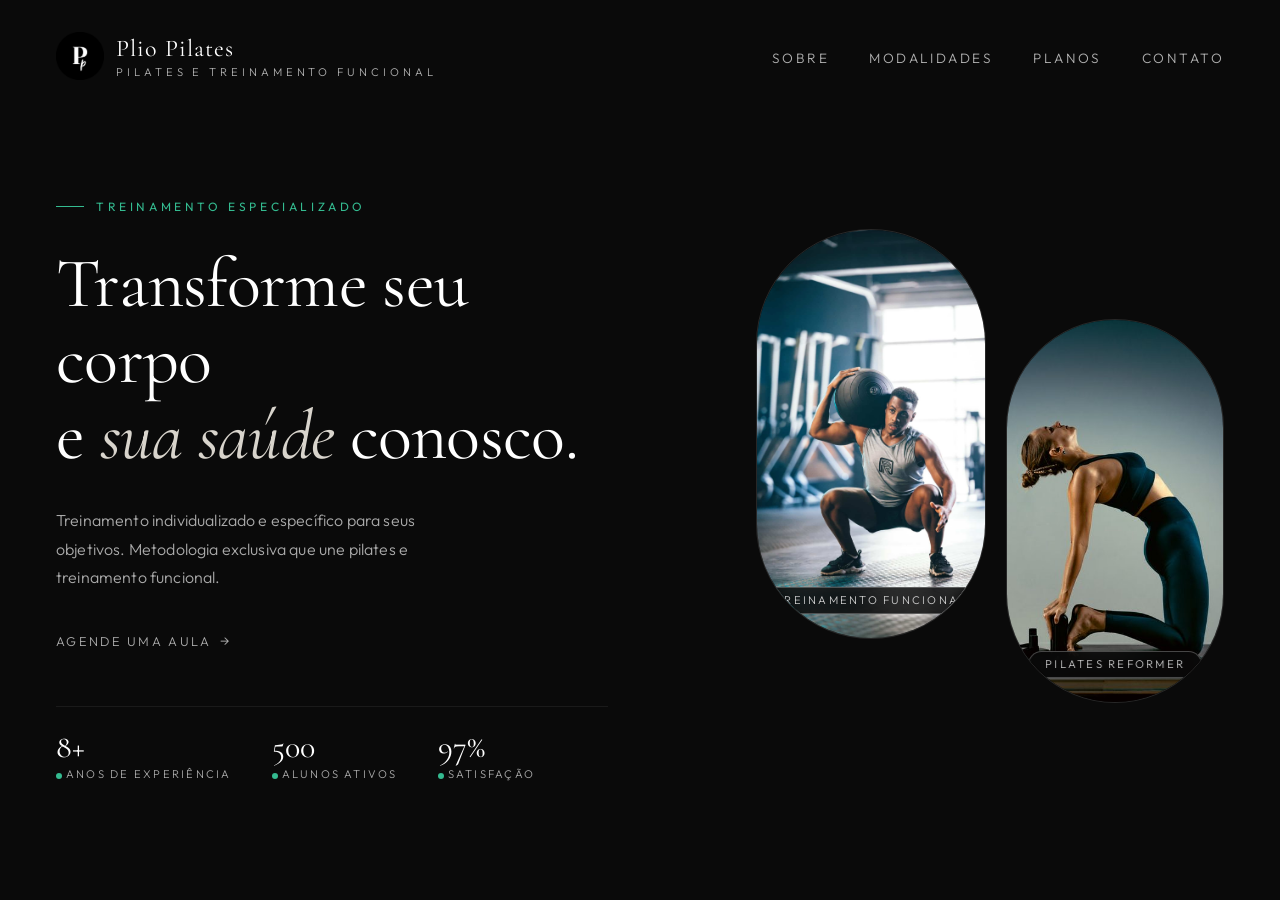
<file: index.html>
<!DOCTYPE html>
<html lang="pt-BR">

<head>
  <meta charset="UTF-8">
  <meta name="viewport" content="width=device-width, initial-scale=1.0">
  <title>Plio Pilates</title>
  <link rel="shortcut icon" href="assets/img/company_icon.svg" type="image/x-icon">
  <link href="https://fonts.googleapis.com/css2?family=Cormorant+Garamond:ital,wght@0,300;0,400;0,600;1,300;1,400&family=Outfit:wght@200;300;400&display=swap" rel="stylesheet">
  <link rel="stylesheet" href="assets/css/index_style.css">
</head>

<body>

  <nav>
    <a href="index.html" class="nav-brand">
      <img src="assets/img/company_logo.png" alt="Logo Plio Pilates" class="nav-logo">
      <div class="nav-brand-text">
        <h1>Plio Pilates</h1>
        <span>Pilates e treinamento funcional</span>
      </div>
    </a>
    <ul class="nav-links">
      <li><a href="pages/sobre.html">Sobre</a></li>
      <li><a href="pages/modalidades.html">Modalidades</a></li>
      <li><a href="pages/planos.html">Planos</a></li>
      <li><a href="pages/contato.html">Contato</a></li>
    </ul>
  </nav>

  <section class="hero">
    <div class="hero-left">
      <div class="hero-eyebrow">
        <span>Treinamento especializado</span>
      </div>

      <h2 class="hero-heading">
        Transforme seu corpo<br>
        e <em>sua saúde</em> conosco.
      </h2>

      <p class="hero-sub">
        Treinamento individualizado e específico para seus objetivos. Metodologia exclusiva que une pilates e treinamento funcional.
      </p>

      <div class="hero-actions">
        <a class="btn-secondary" href="pages/contato.html">Agende uma aula</a>
      </div>

      <div class="stat-row">
        <div class="stat">
          <span class="stat-num">8+</span>
          <span class="stat-desc"><span class="teal-dot"></span>Anos de experiência</span>
        </div>
        <div class="stat">
          <span class="stat-num">500</span>
          <span class="stat-desc"><span class="teal-dot"></span>Alunos ativos</span>
        </div>
        <div class="stat">
          <span class="stat-num">97%</span>
          <span class="stat-desc"><span class="teal-dot"></span>Satisfação</span>
        </div>
      </div>
    </div>

    <div class="hero-right">
      <!-- Substitua as divs abaixo por suas fotos reais -->
      <div class="photo-card">
        <img src="assets/img/foto-funcional.png" alt="Aluno realizando treinamento funcional" class="photo-img">
        <div class="tag">Treinamento funcional</div>
      </div>
      <div class="photo-card">
        <img src="assets/img/foto-pilates.jpg" alt="Aluna praticando pilates reformer" class="photo-img">
        <div class="tag">Pilates reformer</div>
      </div>
    </div>
  </section>

</body>
</html>
</file>
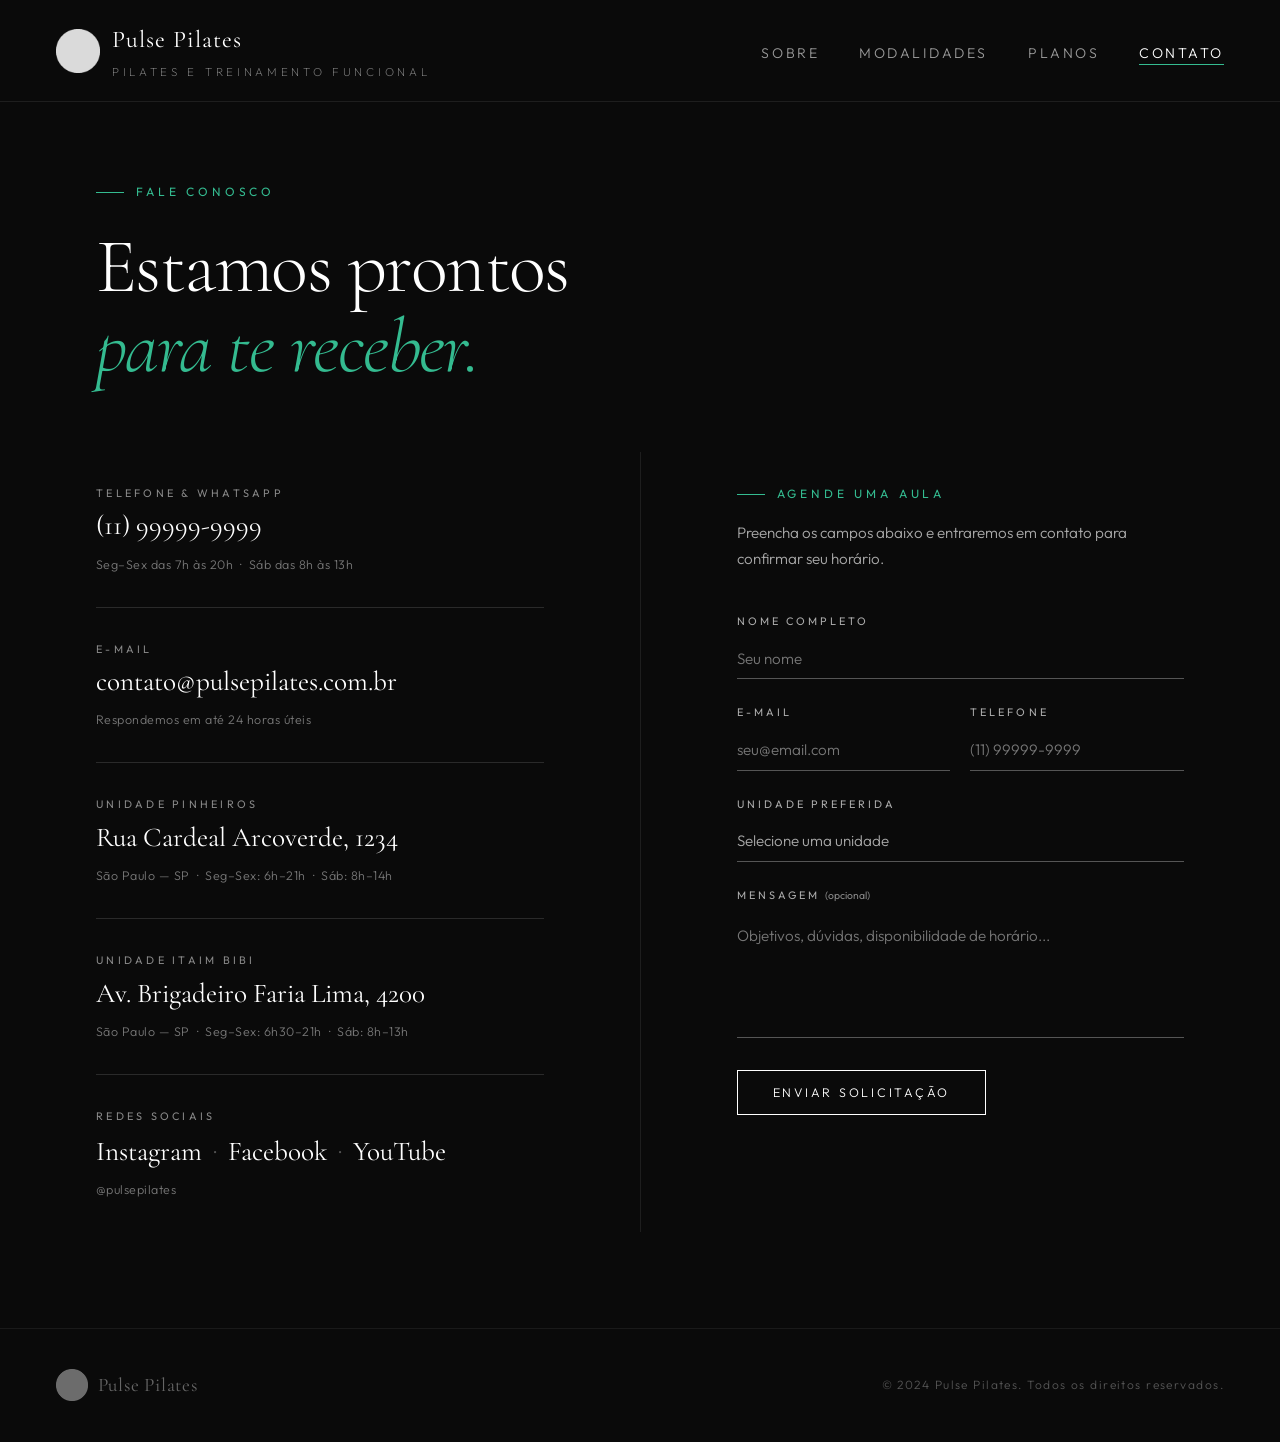
<file: contato.html>
<!DOCTYPE html>
<html lang="pt-BR">

<head>
  <meta charset="UTF-8">
  <meta name="viewport" content="width=device-width, initial-scale=1.0">
  <title>Contato — Pulse Pilates</title>
  <link rel="shortcut icon" href="source/company_icon.svg" type="image/x-icon">
  <link href="https://fonts.googleapis.com/css2?family=Cormorant+Garamond:ital,wght@0,300;0,400;0,600;1,300;1,400&family=Outfit:wght@200;300;400&display=swap" rel="stylesheet">
  <link rel="stylesheet" href="contato_style.css">
</head>

<body>

  <!-- Navegação -->
  <nav>
    <a href="index.html" class="nav-brand">
      <img src="source/company_logo.png" alt="Logo Pulse Pilates" class="nav-logo">
      <div class="nav-brand-text">
        <h1>Pulse Pilates</h1>
        <span>Pilates e treinamento funcional</span>
      </div>
    </a>
    <ul class="nav-links">
      <li><a href="sobre.html">Sobre</a></li>
      <li><a href="modalidades.html">Modalidades</a></li>
      <li><a href="planos.html">Planos</a></li>
      <li><a href="contato.html" class="active">Contato</a></li>
    </ul>
  </nav>

  <!-- Hero -->
  <section class="page-hero">
    <div class="hero-inner">
      <span class="eyebrow"><span class="eyebrow-line"></span>Fale conosco</span>
      <h2 class="page-title">Estamos prontos<br><em>para te receber.</em></h2>
    </div>
  </section>

  <!-- Conteúdo principal -->
  <main class="main-grid">

    <!-- Dados de contato -->
    <div class="contact-blocks">

      <div class="contact-block">
        <span class="block-label">Telefone & WhatsApp</span>
        <a href="tel:+5511999999999" class="block-value">(11) 99999-9999</a>
        <p class="block-note">Seg–Sex das 7h às 20h &nbsp;·&nbsp; Sáb das 8h às 13h</p>
      </div>

      <div class="block-rule"></div>

      <div class="contact-block">
        <span class="block-label">E-mail</span>
        <a href="mailto:contato@pulsepilates.com.br" class="block-value">contato@pulsepilates.com.br</a>
        <p class="block-note">Respondemos em até 24 horas úteis</p>
      </div>

      <div class="block-rule"></div>

      <div class="contact-block">
        <span class="block-label">Unidade Pinheiros</span>
        <span class="block-value static">Rua Cardeal Arcoverde, 1234</span>
        <p class="block-note">São Paulo — SP &nbsp;·&nbsp; Seg–Sex: 6h–21h &nbsp;·&nbsp; Sáb: 8h–14h</p>
      </div>

      <div class="block-rule"></div>

      <div class="contact-block">
        <span class="block-label">Unidade Itaim Bibi</span>
        <span class="block-value static">Av. Brigadeiro Faria Lima, 4200</span>
        <p class="block-note">São Paulo — SP &nbsp;·&nbsp; Seg–Sex: 6h30–21h &nbsp;·&nbsp; Sáb: 8h–13h</p>
      </div>

      <div class="block-rule"></div>

      <div class="contact-block">
        <span class="block-label">Redes Sociais</span>
        <div class="social-links">
          <a href="#" class="social-link">Instagram</a>
          <span class="social-sep">·</span>
          <a href="#" class="social-link">Facebook</a>
          <span class="social-sep">·</span>
          <a href="#" class="social-link">YouTube</a>
        </div>
        <p class="block-note">@pulsepilates</p>
      </div>

    </div>

    <!-- Divisor vertical -->
    <div class="vertical-rule"></div>

    <!-- Formulário de agendamento -->
    <div class="form-block">
      <div class="form-header">
        <span class="eyebrow"><span class="eyebrow-line"></span>Agende uma aula</span>
        <p class="form-intro">Preencha os campos abaixo e entraremos em contato para confirmar seu horário.</p>
      </div>

      <div class="form-fields">
        <div class="field-group">
          <label for="nome">Nome completo</label>
          <input type="text" id="nome" placeholder="Seu nome">
        </div>
        <div class="field-row">
          <div class="field-group">
            <label for="email">E-mail</label>
            <input type="email" id="email" placeholder="seu@email.com">
          </div>
          <div class="field-group">
            <label for="telefone">Telefone</label>
            <input type="tel" id="telefone" placeholder="(11) 99999-9999">
          </div>
        </div>
        <div class="field-group">
          <label for="unidade">Unidade preferida</label>
          <select id="unidade">
            <option value="" disabled selected>Selecione uma unidade</option>
            <option value="pinheiros">Pinheiros</option>
            <option value="itaim">Itaim Bibi</option>
          </select>
        </div>
        <div class="field-group">
          <label for="mensagem">Mensagem <span class="optional">(opcional)</span></label>
          <textarea id="mensagem" rows="4" placeholder="Objetivos, dúvidas, disponibilidade de horário..."></textarea>
        </div>
        <button class="btn-submit" type="button">Enviar solicitação</button>
      </div>
    </div>

  </main>

  <!-- Footer -->
  <footer>
    <div class="footer-inner">
      <a href="index.html" class="footer-brand">
        <img src="source/company_logo.png" alt="Logo Pulse Pilates" class="footer-logo">
        <span>Pulse Pilates</span>
      </a>
      <p class="footer-copy">© 2024 Pulse Pilates. Todos os direitos reservados.</p>
    </div>
  </footer>

</body>
</html>
</file>
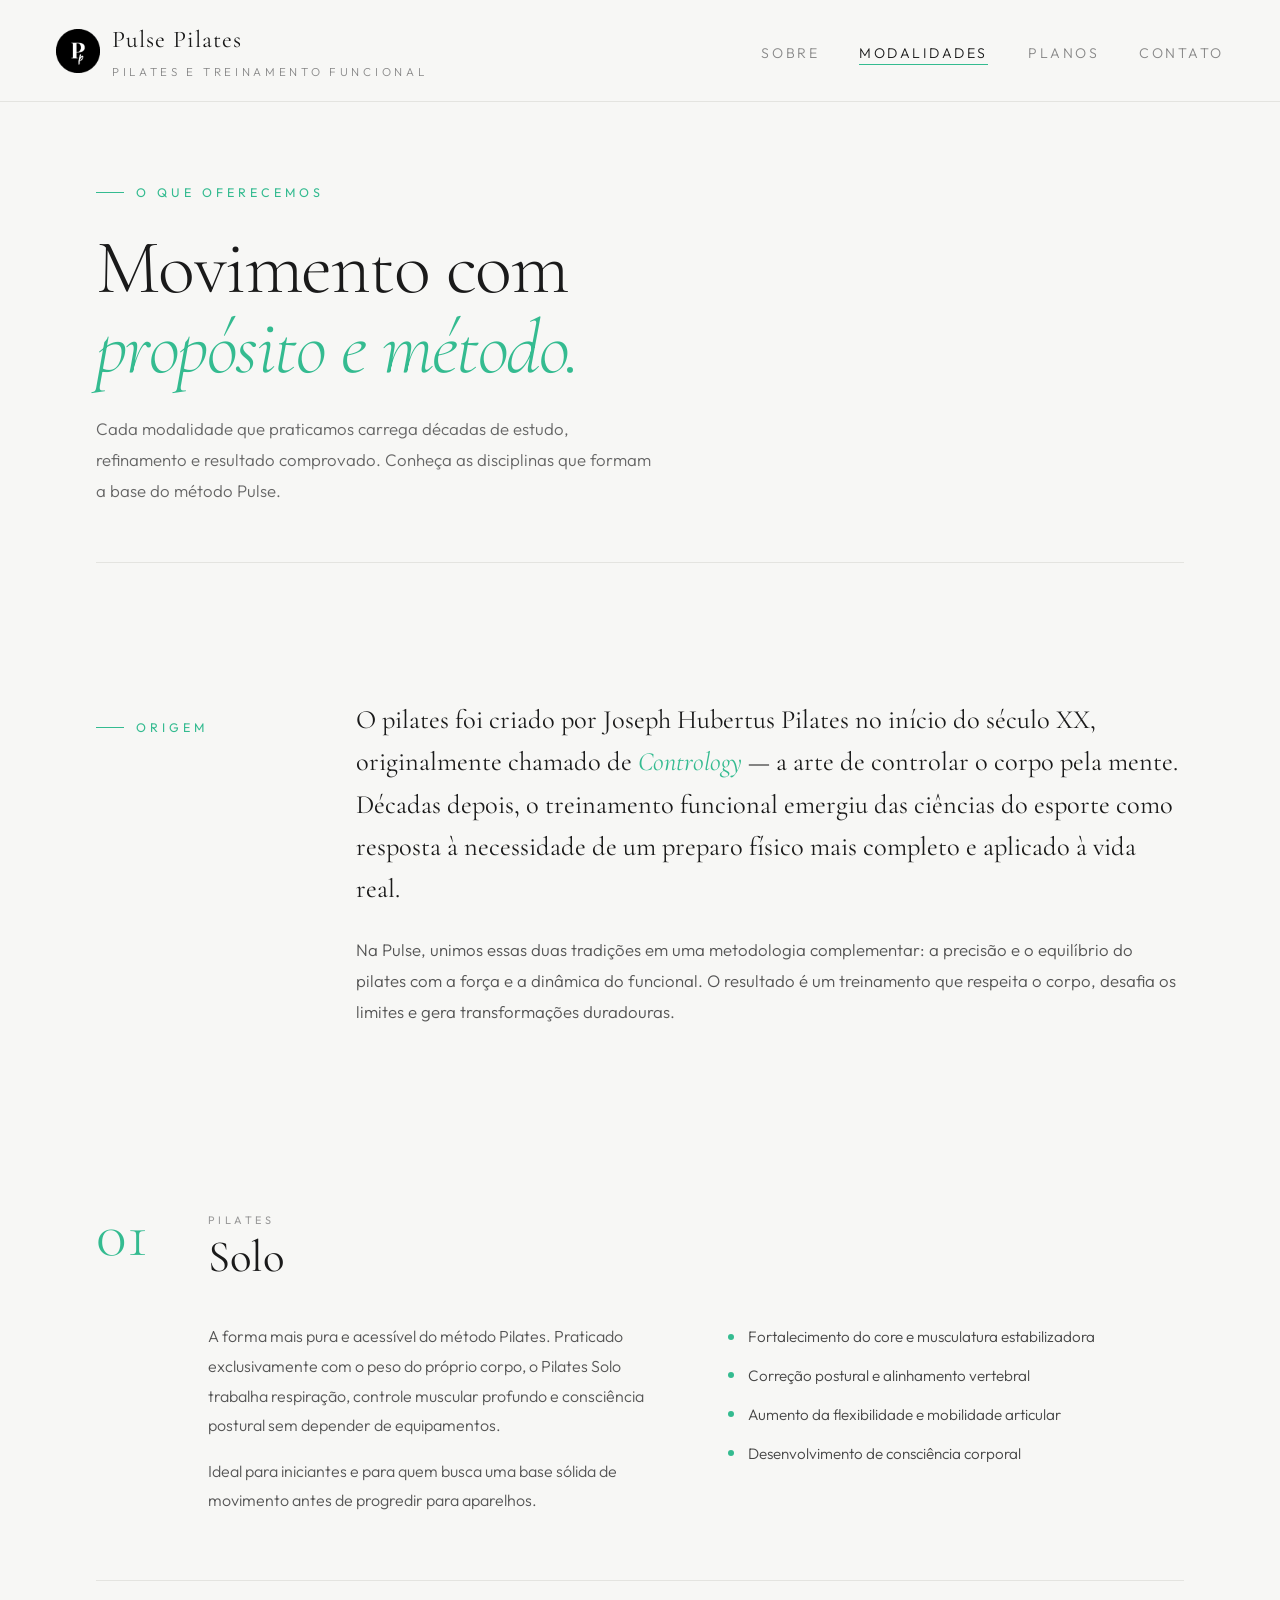
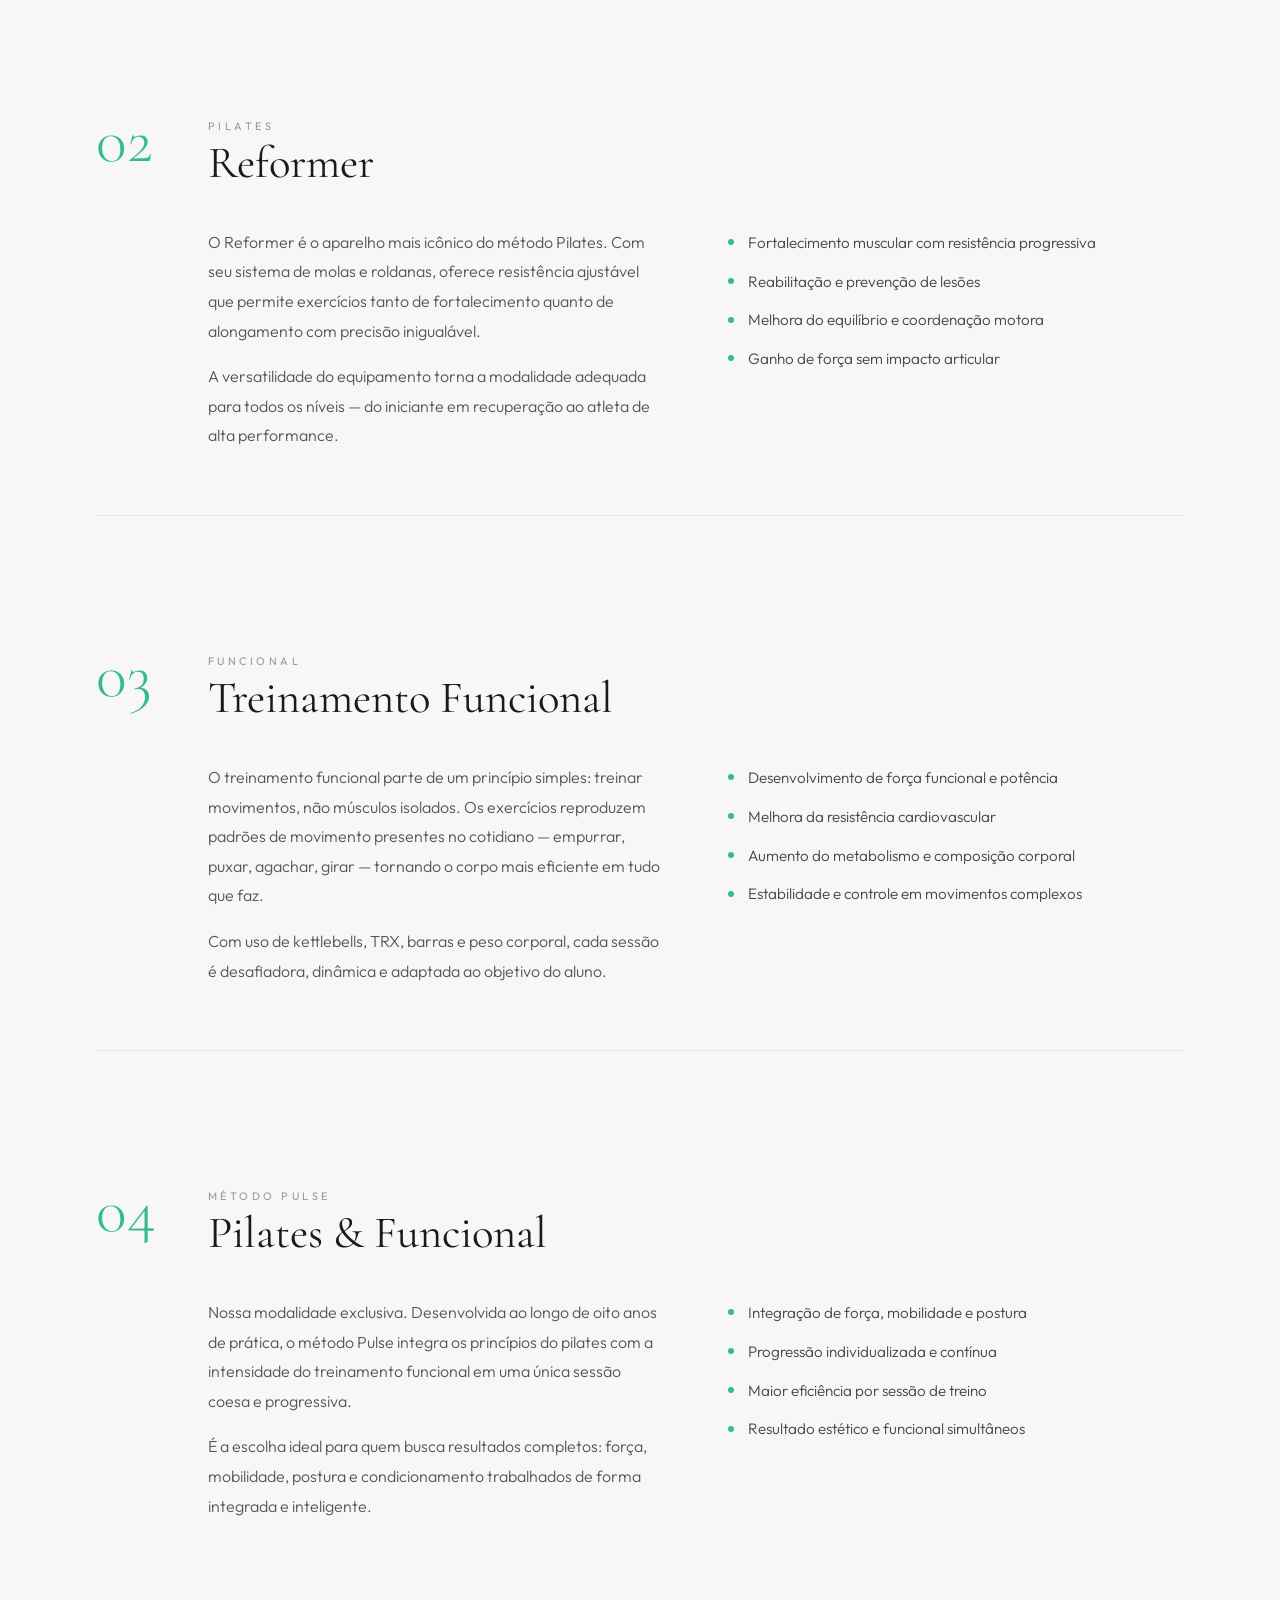
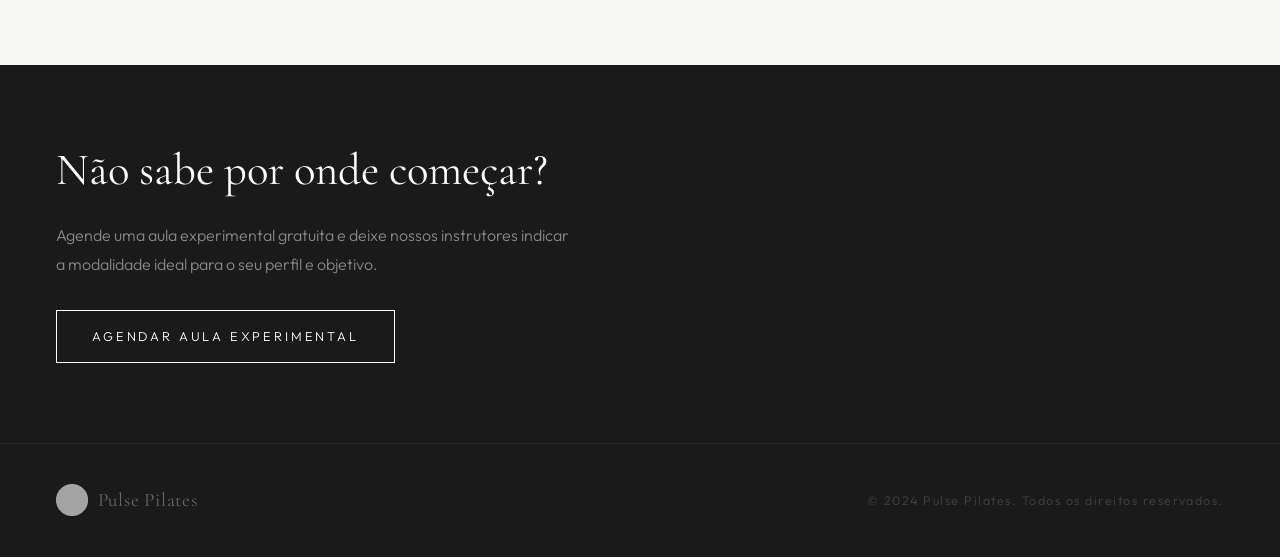
<file: modalidades.html>
<!DOCTYPE html>
<html lang="pt-BR">

<head>
  <meta charset="UTF-8">
  <meta name="viewport" content="width=device-width, initial-scale=1.0">
  <title>Modalidades — Pulse Pilates</title>
  <link rel="shortcut icon" href="source/company_icon.svg" type="image/x-icon">
  <link href="https://fonts.googleapis.com/css2?family=Cormorant+Garamond:ital,wght@0,300;0,400;0,600;1,300;1,400&family=Outfit:wght@200;300;400&display=swap" rel="stylesheet">
  <link rel="stylesheet" href="modalidades_style.css">
</head>

<body>

  <!-- Navegação -->
  <nav>
    <a href="index.html" class="nav-brand">
      <img src="source/company_logo.png" alt="Logo Pulse Pilates" class="nav-logo">
      <div class="nav-brand-text">
        <h1>Pulse Pilates</h1>
        <span>Pilates e treinamento funcional</span>
      </div>
    </a>
    <ul class="nav-links">
      <li><a href="sobre.html">Sobre</a></li>
      <li><a href="modalidades.html" class="active">Modalidades</a></li>
      <li><a href="planos.html">Planos</a></li>
      <li><a href="contato.html">Contato</a></li>
    </ul>
  </nav>

  <!-- Hero da página -->
  <section class="page-hero">
    <div class="page-hero-inner">
      <span class="eyebrow"><span class="eyebrow-line"></span>O que oferecemos</span>
      <h2 class="page-title">Movimento com<br><em>propósito e método.</em></h2>
      <p class="page-intro">
        Cada modalidade que praticamos carrega décadas de estudo, refinamento e resultado comprovado. Conheça as disciplinas que formam a base do método Pulse.
      </p>
    </div>
    <div class="page-hero-rule"></div>
  </section>

  <!-- Introdução histórica -->
  <section class="section-intro">
    <div class="intro-grid">
      <div class="intro-label">
        <span class="eyebrow"><span class="eyebrow-line"></span>Origem</span>
      </div>
      <div class="intro-text">
        <p class="intro-lead">
          O pilates foi criado por Joseph Hubertus Pilates no início do século XX, originalmente chamado de <em>Contrology</em> — a arte de controlar o corpo pela mente. Décadas depois, o treinamento funcional emergiu das ciências do esporte como resposta à necessidade de um preparo físico mais completo e aplicado à vida real.
        </p>
        <p class="intro-body">
          Na Pulse, unimos essas duas tradições em uma metodologia complementar: a precisão e o equilíbrio do pilates com a força e a dinâmica do funcional. O resultado é um treinamento que respeita o corpo, desafia os limites e gera transformações duradouras.
        </p>
      </div>
    </div>
  </section>

  <!-- Modalidades -->
  <section class="section-modalities">

    <!-- Pilates Solo -->
    <article class="modality" id="pilates-solo">
      <div class="modality-header">
        <div class="modality-number">01</div>
        <div class="modality-title-block">
          <span class="modality-tag">Pilates</span>
          <h3 class="modality-name">Solo</h3>
        </div>
      </div>
      <div class="modality-body">
        <div class="modality-desc">
          <p>A forma mais pura e acessível do método Pilates. Praticado exclusivamente com o peso do próprio corpo, o Pilates Solo trabalha respiração, controle muscular profundo e consciência postural sem depender de equipamentos.</p>
          <p>Ideal para iniciantes e para quem busca uma base sólida de movimento antes de progredir para aparelhos.</p>
        </div>
        <ul class="modality-goals">
          <li><span class="goal-dot"></span>Fortalecimento do core e musculatura estabilizadora</li>
          <li><span class="goal-dot"></span>Correção postural e alinhamento vertebral</li>
          <li><span class="goal-dot"></span>Aumento da flexibilidade e mobilidade articular</li>
          <li><span class="goal-dot"></span>Desenvolvimento de consciência corporal</li>
        </ul>
      </div>
      <div class="modality-rule"></div>
    </article>

    <!-- Pilates Reformer -->
    <article class="modality" id="pilates-reformer">
      <div class="modality-header">
        <div class="modality-number">02</div>
        <div class="modality-title-block">
          <span class="modality-tag">Pilates</span>
          <h3 class="modality-name">Reformer</h3>
        </div>
      </div>
      <div class="modality-body">
        <div class="modality-desc">
          <p>O Reformer é o aparelho mais icônico do método Pilates. Com seu sistema de molas e roldanas, oferece resistência ajustável que permite exercícios tanto de fortalecimento quanto de alongamento com precisão inigualável.</p>
          <p>A versatilidade do equipamento torna a modalidade adequada para todos os níveis — do iniciante em recuperação ao atleta de alta performance.</p>
        </div>
        <ul class="modality-goals">
          <li><span class="goal-dot"></span>Fortalecimento muscular com resistência progressiva</li>
          <li><span class="goal-dot"></span>Reabilitação e prevenção de lesões</li>
          <li><span class="goal-dot"></span>Melhora do equilíbrio e coordenação motora</li>
          <li><span class="goal-dot"></span>Ganho de força sem impacto articular</li>
        </ul>
      </div>
      <div class="modality-rule"></div>
    </article>

    <!-- Treinamento Funcional -->
    <article class="modality" id="funcional">
      <div class="modality-header">
        <div class="modality-number">03</div>
        <div class="modality-title-block">
          <span class="modality-tag">Funcional</span>
          <h3 class="modality-name">Treinamento Funcional</h3>
        </div>
      </div>
      <div class="modality-body">
        <div class="modality-desc">
          <p>O treinamento funcional parte de um princípio simples: treinar movimentos, não músculos isolados. Os exercícios reproduzem padrões de movimento presentes no cotidiano — empurrar, puxar, agachar, girar — tornando o corpo mais eficiente em tudo que faz.</p>
          <p>Com uso de kettlebells, TRX, barras e peso corporal, cada sessão é desafiadora, dinâmica e adaptada ao objetivo do aluno.</p>
        </div>
        <ul class="modality-goals">
          <li><span class="goal-dot"></span>Desenvolvimento de força funcional e potência</li>
          <li><span class="goal-dot"></span>Melhora da resistência cardiovascular</li>
          <li><span class="goal-dot"></span>Aumento do metabolismo e composição corporal</li>
          <li><span class="goal-dot"></span>Estabilidade e controle em movimentos complexos</li>
        </ul>
      </div>
      <div class="modality-rule"></div>
    </article>

    <!-- Pilates + Funcional -->
    <article class="modality" id="metodo-pulse">
      <div class="modality-header">
        <div class="modality-number">04</div>
        <div class="modality-title-block">
          <span class="modality-tag">Método Pulse</span>
          <h3 class="modality-name">Pilates & Funcional</h3>
        </div>
      </div>
      <div class="modality-body">
        <div class="modality-desc">
          <p>Nossa modalidade exclusiva. Desenvolvida ao longo de oito anos de prática, o método Pulse integra os princípios do pilates com a intensidade do treinamento funcional em uma única sessão coesa e progressiva.</p>
          <p>É a escolha ideal para quem busca resultados completos: força, mobilidade, postura e condicionamento trabalhados de forma integrada e inteligente.</p>
        </div>
        <ul class="modality-goals">
          <li><span class="goal-dot"></span>Integração de força, mobilidade e postura</li>
          <li><span class="goal-dot"></span>Progressão individualizada e contínua</li>
          <li><span class="goal-dot"></span>Maior eficiência por sessão de treino</li>
          <li><span class="goal-dot"></span>Resultado estético e funcional simultâneos</li>
        </ul>
      </div>
      <div class="modality-rule"></div>
    </article>

  </section>

  <!-- CTA -->
  <section class="section-cta">
    <div class="cta-inner">
      <h3 class="cta-title">Não sabe por onde começar?</h3>
      <p class="cta-sub">Agende uma aula experimental gratuita e deixe nossos instrutores indicar a modalidade ideal para o seu perfil e objetivo.</p>
      <a href="contato.html" class="btn-primary">Agendar aula experimental</a>
    </div>
  </section>

  <!-- Footer -->
  <footer>
    <div class="footer-inner">
      <a href="index.html" class="footer-brand">
        <img src="source/company_logo.png" alt="Logo Pulse Pilates" class="footer-logo">
        <span>Pulse Pilates</span>
      </a>
      <p class="footer-copy">© 2024 Pulse Pilates. Todos os direitos reservados.</p>
    </div>
  </footer>

</body>
</html>
</file>
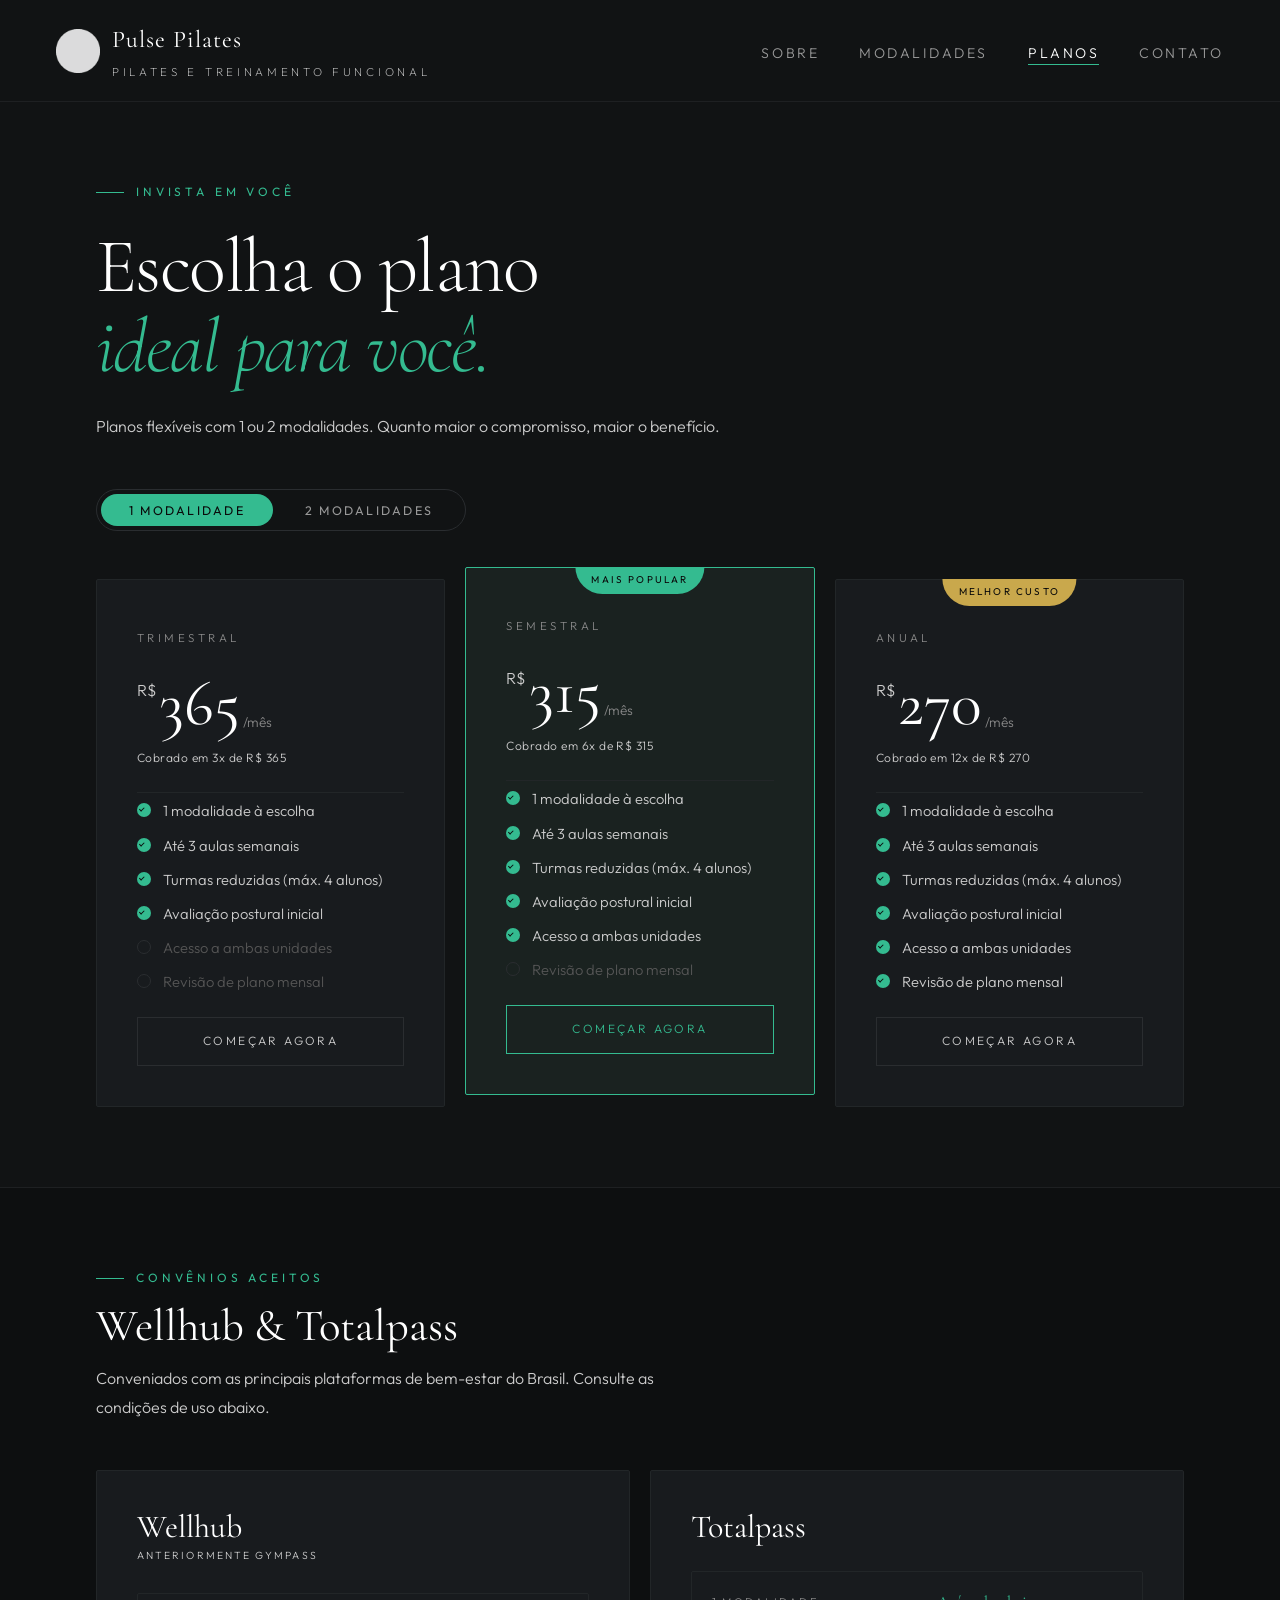
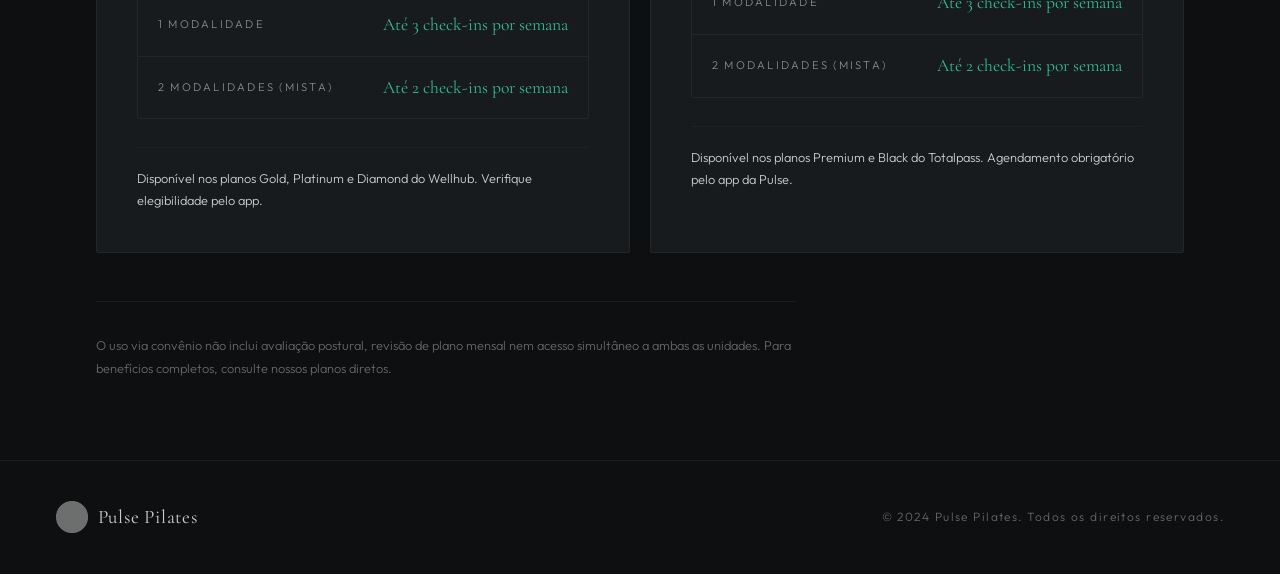
<file: planos.html>
<!DOCTYPE html>
<html lang="pt-BR">

<head>
  <meta charset="UTF-8">
  <meta name="viewport" content="width=device-width, initial-scale=1.0">
  <title>Planos — Pulse Pilates</title>
  <link rel="shortcut icon" href="source/company_icon.svg" type="image/x-icon">
  <link href="https://fonts.googleapis.com/css2?family=Cormorant+Garamond:ital,wght@0,300;0,400;0,600;1,300;1,400&family=Outfit:wght@200;300;400&display=swap" rel="stylesheet">
  <link rel="stylesheet" href="planos_style.css">
</head>

<body>

  <!-- Navegação -->
  <nav>
    <a href="index.html" class="nav-brand">
      <img src="source/company_logo.png" alt="Logo Pulse Pilates" class="nav-logo">
      <div class="nav-brand-text">
        <h1>Pulse Pilates</h1>
        <span>Pilates e treinamento funcional</span>
      </div>
    </a>
    <ul class="nav-links">
      <li><a href="sobre.html">Sobre</a></li>
      <li><a href="modalidades.html">Modalidades</a></li>
      <li><a href="planos.html" class="active">Planos</a></li>
      <li><a href="contato.html">Contato</a></li>
    </ul>
  </nav>

  <!-- Hero -->
  <section class="page-hero">
    <div class="hero-inner">
      <span class="eyebrow"><span class="eyebrow-line"></span>Invista em você</span>
      <h2 class="page-title">Escolha o plano<br><em>ideal para você.</em></h2>
      <p class="page-intro">Planos flexíveis com 1 ou 2 modalidades. Quanto maior o compromisso, maior o benefício.</p>
    </div>
  </section>

  <!-- Toggle de modalidades -->
  <section class="section-plans">

    <div class="plans-toggle">
      <button class="toggle-btn active" data-filter="1">1 Modalidade</button>
      <button class="toggle-btn" data-filter="2">2 Modalidades</button>
    </div>

    <!-- Grid de planos — 1 Modalidade -->
    <div class="plans-grid" id="grid-1">

      <div class="plan-card">
        <div class="plan-period">Trimestral</div>
        <div class="plan-price">
          <span class="price-currency">R$</span>
          <span class="price-value">365</span>
          <span class="price-period">/mês</span>
        </div>
        <p class="plan-billing">Cobrado em 3x de R$ 365</p>
        <ul class="plan-features">
          <li><span class="check"></span>1 modalidade à escolha</li>
          <li><span class="check"></span>Até 3 aulas semanais</li>
          <li><span class="check"></span>Turmas reduzidas (máx. 4 alunos)</li>
          <li><span class="check"></span>Avaliação postural inicial</li>
          <li><span class="check-off"></span>Acesso a ambas unidades</li>
          <li><span class="check-off"></span>Revisão de plano mensal</li>
        </ul>
        <a href="contato.html" class="plan-btn">Começar agora</a>
      </div>

      <div class="plan-card plan-featured">
        <div class="plan-badge">Mais popular</div>
        <div class="plan-period">Semestral</div>
        <div class="plan-price">
          <span class="price-currency">R$</span>
          <span class="price-value">315</span>
          <span class="price-period">/mês</span>
        </div>
        <p class="plan-billing">Cobrado em 6x de R$ 315</p>
        <ul class="plan-features">
          <li><span class="check"></span>1 modalidade à escolha</li>
          <li><span class="check"></span>Até 3 aulas semanais</li>
          <li><span class="check"></span>Turmas reduzidas (máx. 4 alunos)</li>
          <li><span class="check"></span>Avaliação postural inicial</li>
          <li><span class="check"></span>Acesso a ambas unidades</li>
          <li><span class="check-off"></span>Revisão de plano mensal</li>
        </ul>
        <a href="contato.html" class="plan-btn">Começar agora</a>
      </div>

      <div class="plan-card plan-premium">
        <div class="plan-badge badge-gold">Melhor custo</div>
        <div class="plan-period">Anual</div>
        <div class="plan-price">
          <span class="price-currency">R$</span>
          <span class="price-value">270</span>
          <span class="price-period">/mês</span>
        </div>
        <p class="plan-billing">Cobrado em 12x de R$ 270</p>
        <ul class="plan-features">
          <li><span class="check"></span>1 modalidade à escolha</li>
          <li><span class="check"></span>Até 3 aulas semanais</li>
          <li><span class="check"></span>Turmas reduzidas (máx. 4 alunos)</li>
          <li><span class="check"></span>Avaliação postural inicial</li>
          <li><span class="check"></span>Acesso a ambas unidades</li>
          <li><span class="check"></span>Revisão de plano mensal</li>
        </ul>
        <a href="contato.html" class="plan-btn">Começar agora</a>
      </div>

    </div>

    <!-- Grid de planos — 2 Modalidades -->
    <div class="plans-grid hidden" id="grid-2">

      <div class="plan-card">
        <div class="plan-period">Trimestral</div>
        <div class="plan-price">
          <span class="price-currency">R$</span>
          <span class="price-value">548</span>
          <span class="price-period">/mês</span>
        </div>
        <p class="plan-billing">Cobrado em 3x de R$ 548</p>
        <ul class="plan-features">
          <li><span class="check"></span>2 modalidades à escolha</li>
          <li><span class="check"></span>Até 4 aulas semanais</li>
          <li><span class="check"></span>Turmas reduzidas (máx. 4 alunos)</li>
          <li><span class="check"></span>Avaliação postural inicial</li>
          <li><span class="check-off"></span>Acesso a ambas unidades</li>
          <li><span class="check-off"></span>Revisão de plano mensal</li>
        </ul>
        <a href="contato.html" class="plan-btn">Começar agora</a>
      </div>

      <div class="plan-card plan-featured">
        <div class="plan-badge">Mais popular</div>
        <div class="plan-period">Semestral</div>
        <div class="plan-price">
          <span class="price-currency">R$</span>
          <span class="price-value">473</span>
          <span class="price-period">/mês</span>
        </div>
        <p class="plan-billing">Cobrado em 6x de R$ 473</p>
        <ul class="plan-features">
          <li><span class="check"></span>2 modalidades à escolha</li>
          <li><span class="check"></span>Até 4 aulas semanais</li>
          <li><span class="check"></span>Turmas reduzidas (máx. 4 alunos)</li>
          <li><span class="check"></span>Avaliação postural inicial</li>
          <li><span class="check"></span>Acesso a ambas unidades</li>
          <li><span class="check-off"></span>Revisão de plano mensal</li>
        </ul>
        <a href="contato.html" class="plan-btn">Começar agora</a>
      </div>

      <div class="plan-card plan-premium">
        <div class="plan-badge badge-gold">Melhor custo</div>
        <div class="plan-period">Anual</div>
        <div class="plan-price">
          <span class="price-currency">R$</span>
          <span class="price-value">405</span>
          <span class="price-period">/mês</span>
        </div>
        <p class="plan-billing">Cobrado em 12x de R$ 405</p>
        <ul class="plan-features">
          <li><span class="check"></span>2 modalidades à escolha</li>
          <li><span class="check"></span>Até 4 aulas semanais</li>
          <li><span class="check"></span>Turmas reduzidas (máx. 4 alunos)</li>
          <li><span class="check"></span>Avaliação postural inicial</li>
          <li><span class="check"></span>Acesso a ambas unidades</li>
          <li><span class="check"></span>Revisão de plano mensal</li>
        </ul>
        <a href="contato.html" class="plan-btn">Começar agora</a>
      </div>

    </div>

  </section>

  <!-- Seção parceiros -->
  <section class="section-partners">
    <div class="partners-inner">

      <div class="partners-header">
        <span class="eyebrow"><span class="eyebrow-line"></span>Convênios aceitos</span>
        <h3 class="partners-title">Wellhub & Totalpass</h3>
        <p class="partners-intro">Conveniados com as principais plataformas de bem-estar do Brasil. Consulte as condições de uso abaixo.</p>
      </div>

      <div class="partners-grid">

        <div class="partner-card">
          <div class="partner-logo-area">
            <span class="partner-name">Wellhub</span>
            <span class="partner-formerly">anteriormente Gympass</span>
          </div>
          <div class="partner-rules">
            <div class="rule-block">
              <span class="rule-label">1 Modalidade</span>
              <span class="rule-value">Até 3 check-ins por semana</span>
            </div>
            <div class="rule-divider"></div>
            <div class="rule-block">
              <span class="rule-label">2 Modalidades (Mista)</span>
              <span class="rule-value">Até 2 check-ins por semana</span>
            </div>
          </div>
          <p class="partner-note">Disponível nos planos Gold, Platinum e Diamond do Wellhub. Verifique elegibilidade pelo app.</p>
        </div>

        <div class="partner-card">
          <div class="partner-logo-area">
            <span class="partner-name">Totalpass</span>
          </div>
          <div class="partner-rules">
            <div class="rule-block">
              <span class="rule-label">1 Modalidade</span>
              <span class="rule-value">Até 3 check-ins por semana</span>
            </div>
            <div class="rule-divider"></div>
            <div class="rule-block">
              <span class="rule-label">2 Modalidades (Mista)</span>
              <span class="rule-value">Até 2 check-ins por semana</span>
            </div>
          </div>
          <p class="partner-note">Disponível nos planos Premium e Black do Totalpass. Agendamento obrigatório pelo app da Pulse.</p>
        </div>

      </div>

      <p class="partners-disclaimer">
        O uso via convênio não inclui avaliação postural, revisão de plano mensal nem acesso simultâneo a ambas as unidades. Para benefícios completos, consulte nossos planos diretos.
      </p>

    </div>
  </section>

  <!-- Footer -->
  <footer>
    <div class="footer-inner">
      <a href="index.html" class="footer-brand">
        <img src="source/company_logo.png" alt="Logo Pulse Pilates" class="footer-logo">
        <span>Pulse Pilates</span>
      </a>
      <p class="footer-copy">© 2024 Pulse Pilates. Todos os direitos reservados.</p>
    </div>
  </footer>

  <script>
    const toggleBtns = document.querySelectorAll('.toggle-btn');
    const grid1 = document.getElementById('grid-1');
    const grid2 = document.getElementById('grid-2');

    toggleBtns.forEach(btn => {
      btn.addEventListener('click', () => {
        toggleBtns.forEach(b => b.classList.remove('active'));
        btn.classList.add('active');
        const filter = btn.dataset.filter;
        if (filter === '1') {
          grid1.classList.remove('hidden');
          grid2.classList.add('hidden');
        } else {
          grid2.classList.remove('hidden');
          grid1.classList.add('hidden');
        }
      });
    });
  </script>

</body>
</html>
</file>
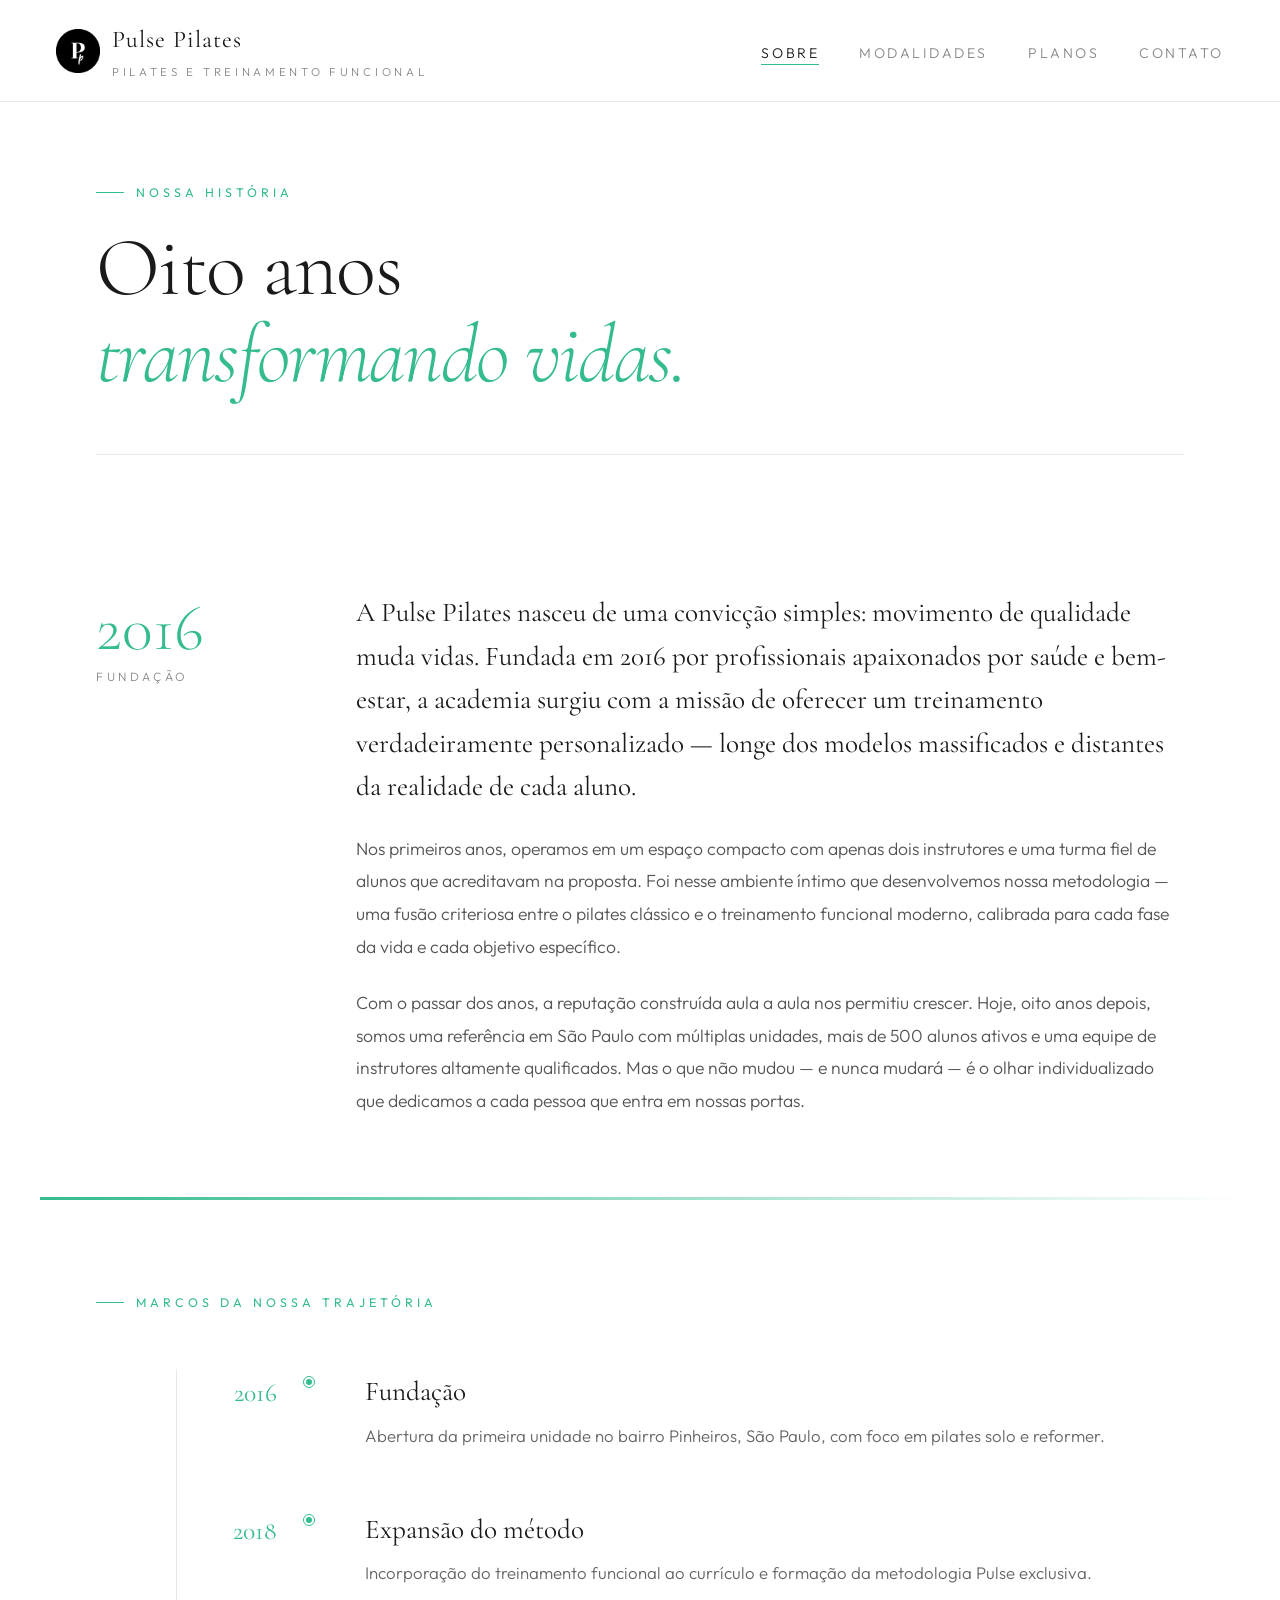
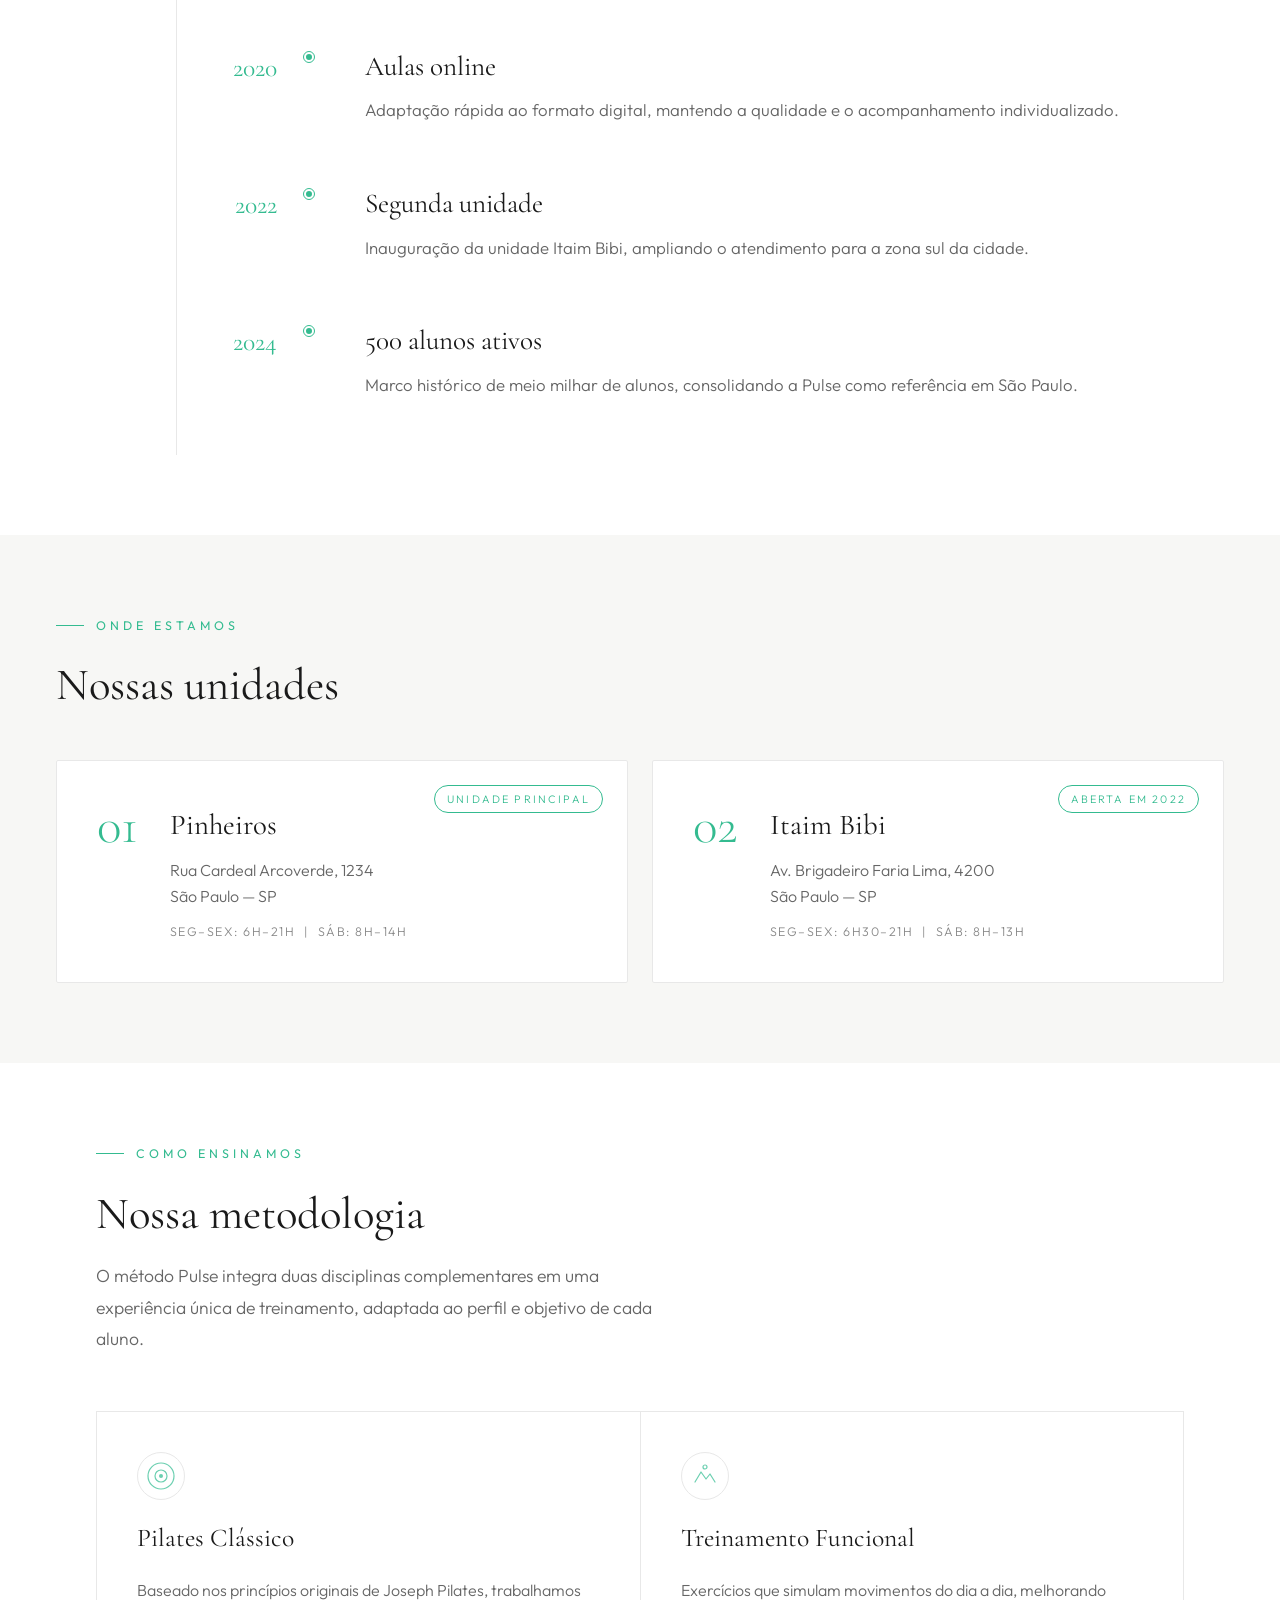
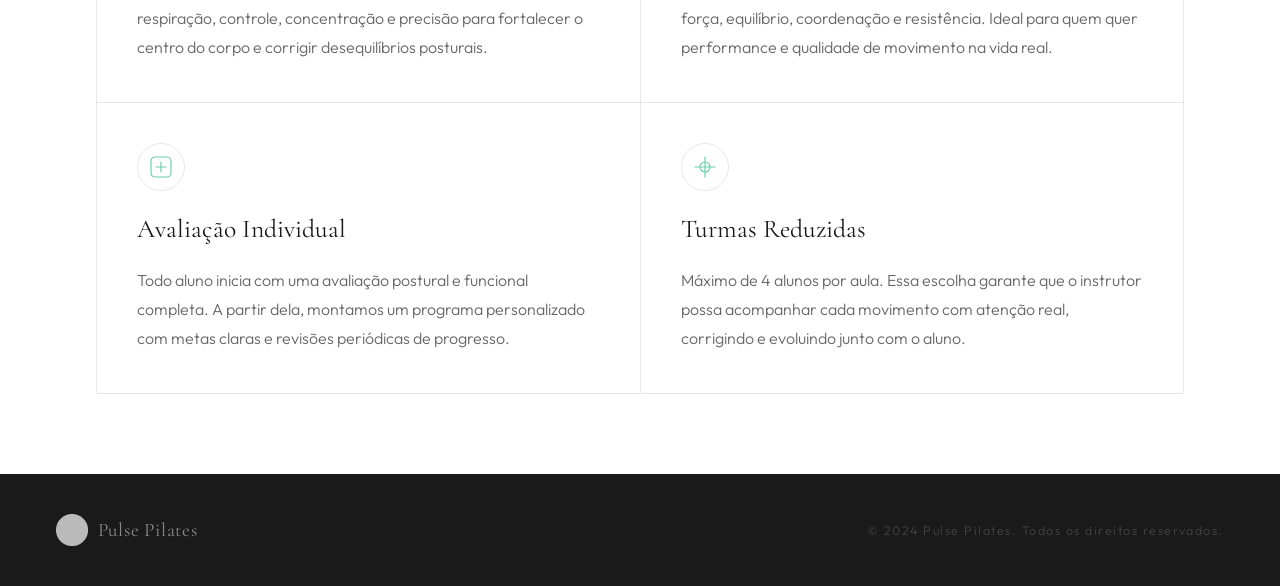
<file: sobre.html>
<!DOCTYPE html>
<html lang="pt-BR">

<head>
  <meta charset="UTF-8">
  <meta name="viewport" content="width=device-width, initial-scale=1.0">
  <title>Sobre — Pulse Pilates</title>
  <link rel="shortcut icon" href="source/company_icon.svg" type="image/x-icon">
  <link href="https://fonts.googleapis.com/css2?family=Cormorant+Garamond:ital,wght@0,300;0,400;0,600;1,300;1,400&family=Outfit:wght@200;300;400&display=swap" rel="stylesheet">
  <link rel="stylesheet" href="sobre_style.css">
</head>

<body>

  <!-- Navegação -->
  <nav>
    <a href="index.html" class="nav-brand">
      <img src="source/company_logo.png" alt="Logo Pulse Pilates" class="nav-logo">
      <div class="nav-brand-text">
        <h1>Pulse Pilates</h1>
        <span>Pilates e treinamento funcional</span>
      </div>
    </a>
    <ul class="nav-links">
      <li><a href="#" class="active">Sobre</a></li>
      <li><a href="modalidades.html">Modalidades</a></li>
      <li><a href="planos.html">Planos</a></li>
      <li><a href="contato.html">Contato</a></li>
    </ul>
  </nav>

  <!-- Hero da página -->
  <section class="page-hero">
    <div class="page-hero-inner">
      <span class="eyebrow"><span class="eyebrow-line"></span>Nossa história</span>
      <h2 class="page-title">Oito anos<br><em>transformando vidas.</em></h2>
    </div>
    <div class="page-hero-rule"></div>
  </section>

  <!-- História da empresa -->
  <section class="section-story">
    <div class="story-grid">
      <div class="story-aside">
        <span class="aside-year">2016</span>
        <span class="aside-label">Fundação</span>
      </div>
      <div class="story-content">
        <p class="story-lead">
          A Pulse Pilates nasceu de uma convicção simples: movimento de qualidade muda vidas. Fundada em 2016 por profissionais apaixonados por saúde e bem-estar, a academia surgiu com a missão de oferecer um treinamento verdadeiramente personalizado — longe dos modelos massificados e distantes da realidade de cada aluno.
        </p>
        <p class="story-body">
          Nos primeiros anos, operamos em um espaço compacto com apenas dois instrutores e uma turma fiel de alunos que acreditavam na proposta. Foi nesse ambiente íntimo que desenvolvemos nossa metodologia — uma fusão criteriosa entre o pilates clássico e o treinamento funcional moderno, calibrada para cada fase da vida e cada objetivo específico.
        </p>
        <p class="story-body">
          Com o passar dos anos, a reputação construída aula a aula nos permitiu crescer. Hoje, oito anos depois, somos uma referência em São Paulo com múltiplas unidades, mais de 500 alunos ativos e uma equipe de instrutores altamente qualificados. Mas o que não mudou — e nunca mudará — é o olhar individualizado que dedicamos a cada pessoa que entra em nossas portas.
        </p>
      </div>
    </div>
  </section>

  <!-- Divisor decorativo -->
  <div class="divider-teal"></div>

  <!-- Linha do tempo -->
  <section class="section-timeline">
    <div class="timeline-header">
      <span class="eyebrow"><span class="eyebrow-line"></span>Marcos da nossa trajetória</span>
    </div>
    <div class="timeline">
      <div class="timeline-item">
        <div class="timeline-year">2016</div>
        <div class="timeline-dot"></div>
        <div class="timeline-text">
          <strong>Fundação</strong>
          <p>Abertura da primeira unidade no bairro Pinheiros, São Paulo, com foco em pilates solo e reformer.</p>
        </div>
      </div>
      <div class="timeline-item">
        <div class="timeline-year">2018</div>
        <div class="timeline-dot"></div>
        <div class="timeline-text">
          <strong>Expansão do método</strong>
          <p>Incorporação do treinamento funcional ao currículo e formação da metodologia Pulse exclusiva.</p>
        </div>
      </div>
      <div class="timeline-item">
        <div class="timeline-year">2020</div>
        <div class="timeline-dot"></div>
        <div class="timeline-text">
          <strong>Aulas online</strong>
          <p>Adaptação rápida ao formato digital, mantendo a qualidade e o acompanhamento individualizado.</p>
        </div>
      </div>
      <div class="timeline-item">
        <div class="timeline-year">2022</div>
        <div class="timeline-dot"></div>
        <div class="timeline-text">
          <strong>Segunda unidade</strong>
          <p>Inauguração da unidade Itaim Bibi, ampliando o atendimento para a zona sul da cidade.</p>
        </div>
      </div>
      <div class="timeline-item">
        <div class="timeline-year">2024</div>
        <div class="timeline-dot"></div>
        <div class="timeline-text">
          <strong>500 alunos ativos</strong>
          <p>Marco histórico de meio milhar de alunos, consolidando a Pulse como referência em São Paulo.</p>
        </div>
      </div>
    </div>
  </section>

  <!-- Localizações -->
  <section class="section-locations">
    <div class="locations-header">
      <span class="eyebrow"><span class="eyebrow-line"></span>Onde estamos</span>
      <h3 class="section-title">Nossas unidades</h3>
    </div>
    <div class="locations-grid">
      <div class="location-card">
        <div class="location-number">01</div>
        <div class="location-info">
          <h4>Pinheiros</h4>
          <p>Rua Cardeal Arcoverde, 1234<br>São Paulo — SP</p>
          <span class="location-hours">Seg–Sex: 6h–21h &nbsp;|&nbsp; Sáb: 8h–14h</span>
        </div>
        <div class="location-badge">Unidade principal</div>
      </div>
      <div class="location-card">
        <div class="location-number">02</div>
        <div class="location-info">
          <h4>Itaim Bibi</h4>
          <p>Av. Brigadeiro Faria Lima, 4200<br>São Paulo — SP</p>
          <span class="location-hours">Seg–Sex: 6h30–21h &nbsp;|&nbsp; Sáb: 8h–13h</span>
        </div>
        <div class="location-badge">Aberta em 2022</div>
      </div>
    </div>
  </section>

  <!-- Métodos de ensino -->
  <section class="section-methods">
    <div class="methods-header">
      <span class="eyebrow"><span class="eyebrow-line"></span>Como ensinamos</span>
      <h3 class="section-title">Nossa metodologia</h3>
      <p class="methods-intro">O método Pulse integra duas disciplinas complementares em uma experiência única de treinamento, adaptada ao perfil e objetivo de cada aluno.</p>
    </div>
    <div class="methods-grid">
      <div class="method-card">
        <div class="method-icon">
          <svg width="28" height="28" viewBox="0 0 28 28" fill="none" xmlns="http://www.w3.org/2000/svg">
            <circle cx="14" cy="14" r="13" stroke="#6bcfb0" stroke-width="1.2"/>
            <path d="M8 14c0-3.314 2.686-6 6-6s6 2.686 6 6-2.686 6-6 6-6-2.686-6-6z" stroke="#6bcfb0" stroke-width="1.2"/>
            <circle cx="14" cy="14" r="2" fill="#6bcfb0"/>
          </svg>
        </div>
        <h4>Pilates Clássico</h4>
        <p>Baseado nos princípios originais de Joseph Pilates, trabalhamos respiração, controle, concentração e precisão para fortalecer o centro do corpo e corrigir desequilíbrios posturais.</p>
      </div>
      <div class="method-card">
        <div class="method-icon">
          <svg width="28" height="28" viewBox="0 0 28 28" fill="none" xmlns="http://www.w3.org/2000/svg">
            <path d="M4 20L10 10l5 7 4-5 5 8" stroke="#6bcfb0" stroke-width="1.2" stroke-linecap="round" stroke-linejoin="round"/>
            <circle cx="14" cy="5" r="2" stroke="#6bcfb0" stroke-width="1.2"/>
          </svg>
        </div>
        <h4>Treinamento Funcional</h4>
        <p>Exercícios que simulam movimentos do dia a dia, melhorando força, equilíbrio, coordenação e resistência. Ideal para quem quer performance e qualidade de movimento na vida real.</p>
      </div>
      <div class="method-card">
        <div class="method-icon">
          <svg width="28" height="28" viewBox="0 0 28 28" fill="none" xmlns="http://www.w3.org/2000/svg">
            <rect x="4" y="4" width="20" height="20" rx="4" stroke="#6bcfb0" stroke-width="1.2"/>
            <path d="M9 14h10M14 9v10" stroke="#6bcfb0" stroke-width="1.2" stroke-linecap="round"/>
          </svg>
        </div>
        <h4>Avaliação Individual</h4>
        <p>Todo aluno inicia com uma avaliação postural e funcional completa. A partir dela, montamos um programa personalizado com metas claras e revisões periódicas de progresso.</p>
      </div>
      <div class="method-card">
        <div class="method-icon">
          <svg width="28" height="28" viewBox="0 0 28 28" fill="none" xmlns="http://www.w3.org/2000/svg">
            <path d="M14 4v20M4 14h20" stroke="#6bcfb0" stroke-width="1.2" stroke-linecap="round"/>
            <circle cx="14" cy="14" r="5" stroke="#6bcfb0" stroke-width="1.2"/>
          </svg>
        </div>
        <h4>Turmas Reduzidas</h4>
        <p>Máximo de 4 alunos por aula. Essa escolha garante que o instrutor possa acompanhar cada movimento com atenção real, corrigindo e evoluindo junto com o aluno.</p>
      </div>
    </div>
  </section>

  <!-- Footer simples -->
  <footer>
    <div class="footer-inner">
      <a href="index.html" class="footer-brand">
        <img src="source/company_logo.png" alt="Logo Pulse Pilates" class="footer-logo">
        <span>Pulse Pilates</span>
      </a>
      <p class="footer-copy">© 2024 Pulse Pilates. Todos os direitos reservados.</p>
    </div>
  </footer>

</body>
</html>
</file>
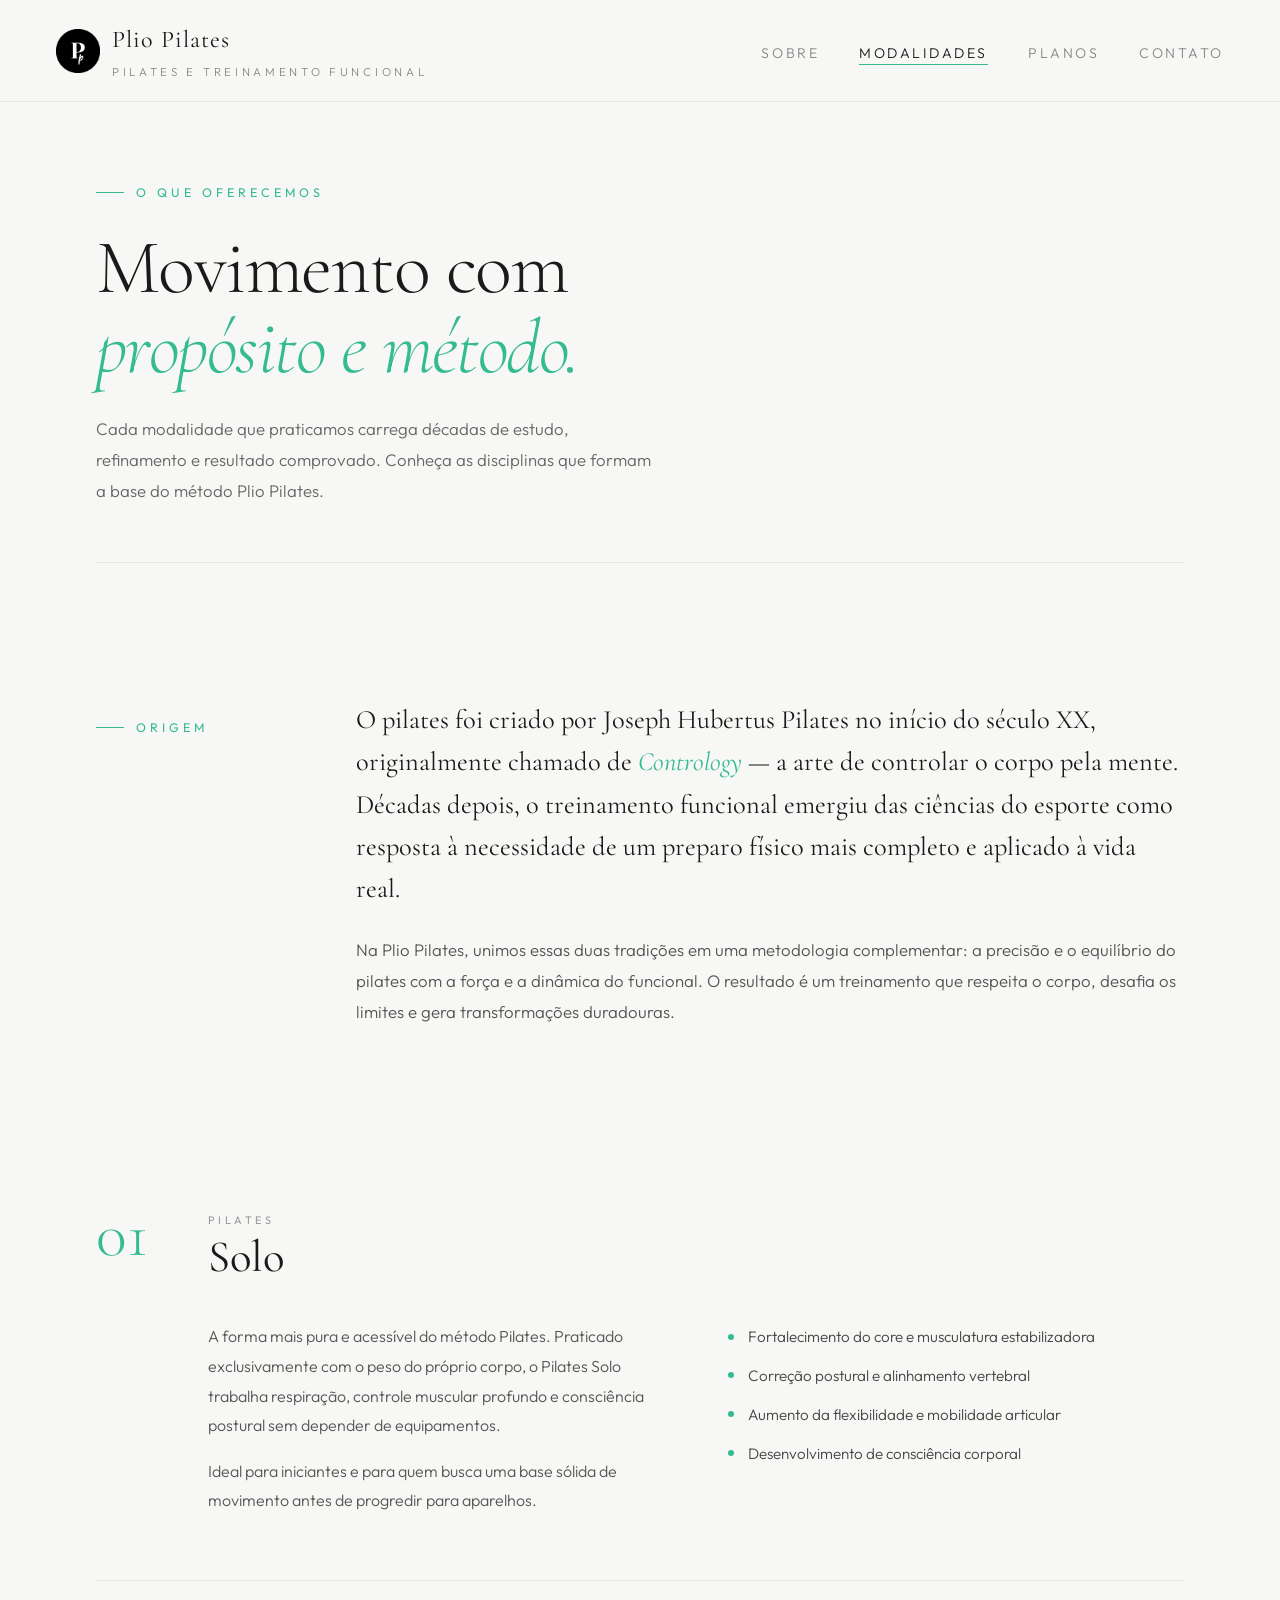
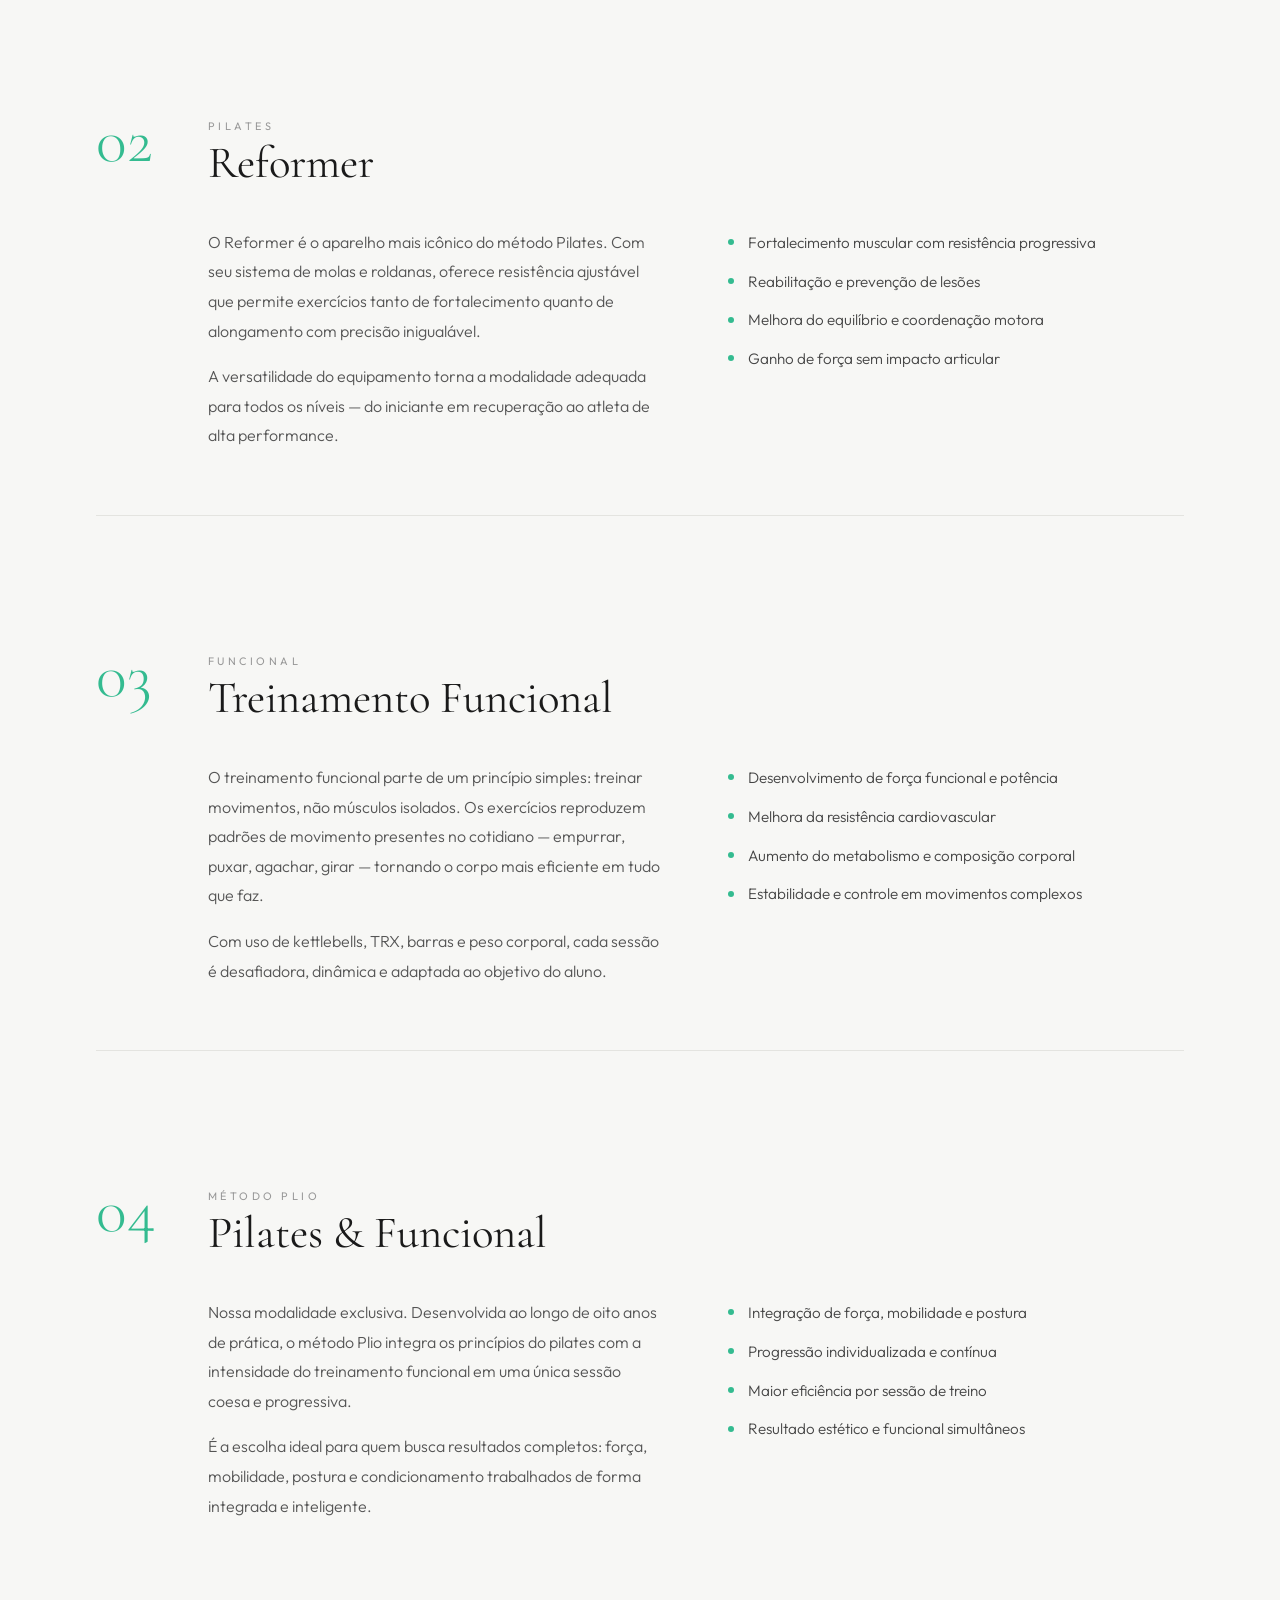
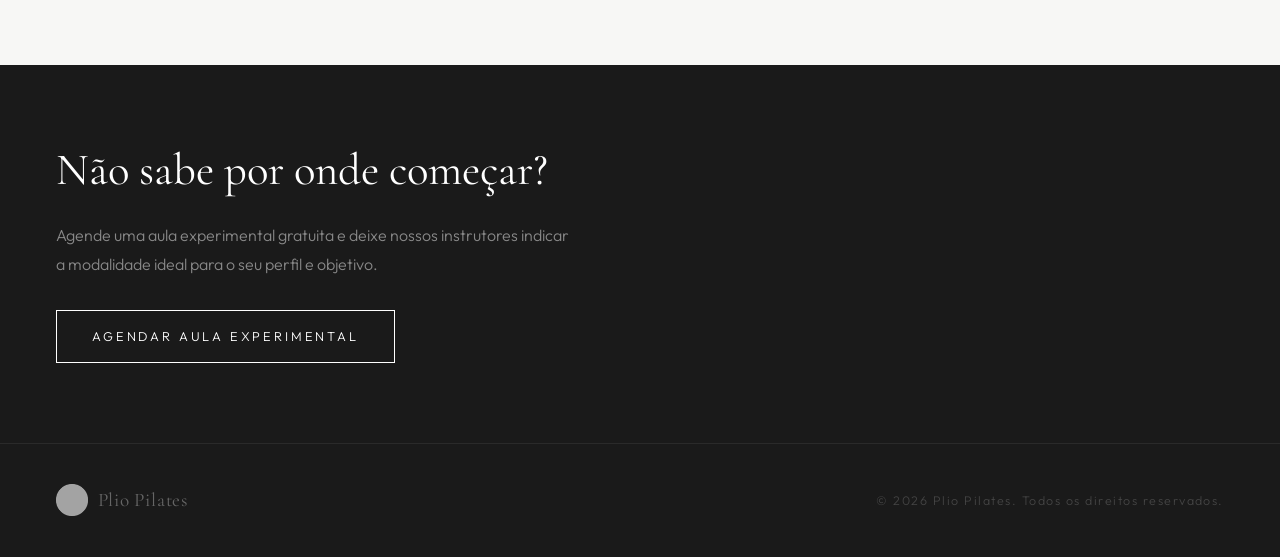
<file: pages/modalidades.html>
<!DOCTYPE html>
<html lang="pt-BR">

<head>
  <meta charset="UTF-8">
  <meta name="viewport" content="width=device-width, initial-scale=1.0">
  <title>Modalidades — Plio Pilates</title>
  <link rel="shortcut icon" href="../assets/img/company_icon.svg" type="image/x-icon">
  <link href="https://fonts.googleapis.com/css2?family=Cormorant+Garamond:ital,wght@0,300;0,400;0,600;1,300;1,400&family=Outfit:wght@200;300;400&display=swap" rel="stylesheet">
  <link rel="stylesheet" href="../assets/css/modalidades_style.css">
</head>

<body>

  <!-- Navegação -->
  <nav>
    <a href="../index.html" class="nav-brand">
      <img src="../assets/img/company_logo.png" alt="Logo Plio Pilates" class="nav-logo">
      <div class="nav-brand-text">
        <h1>Plio Pilates</h1>
        <span>Pilates e treinamento funcional</span>
      </div>
    </a>
    <ul class="nav-links">
      <li><a href="sobre.html">Sobre</a></li>
      <li><a href="modalidades.html" class="active">Modalidades</a></li>
      <li><a href="planos.html">Planos</a></li>
      <li><a href="contato.html">Contato</a></li>
    </ul>
  </nav>

  <!-- Hero da página -->
  <section class="page-hero">
    <div class="page-hero-inner">
      <span class="eyebrow"><span class="eyebrow-line"></span>O que oferecemos</span>
      <h2 class="page-title">Movimento com<br><em>propósito e método.</em></h2>
      <p class="page-intro">
        Cada modalidade que praticamos carrega décadas de estudo, refinamento e resultado comprovado. Conheça as disciplinas que formam a base do método Plio Pilates.
      </p>
    </div>
    <div class="page-hero-rule"></div>
  </section>

  <!-- Introdução histórica -->
  <section class="section-intro">
    <div class="intro-grid">
      <div class="intro-label">
        <span class="eyebrow"><span class="eyebrow-line"></span>Origem</span>
      </div>
      <div class="intro-text">
        <p class="intro-lead">
          O pilates foi criado por Joseph Hubertus Pilates no início do século XX, originalmente chamado de <em>Contrology</em> — a arte de controlar o corpo pela mente. Décadas depois, o treinamento funcional emergiu das ciências do esporte como resposta à necessidade de um preparo físico mais completo e aplicado à vida real.
        </p>
        <p class="intro-body">
          Na Plio Pilates, unimos essas duas tradições em uma metodologia complementar: a precisão e o equilíbrio do pilates com a força e a dinâmica do funcional. O resultado é um treinamento que respeita o corpo, desafia os limites e gera transformações duradouras.
        </p>
      </div>
    </div>
  </section>

  <!-- Modalidades -->
  <section class="section-modalities">

    <!-- Pilates Solo -->
    <article class="modality" id="pilates-solo">
      <div class="modality-header">
        <div class="modality-number">01</div>
        <div class="modality-title-block">
          <span class="modality-tag">Pilates</span>
          <h3 class="modality-name">Solo</h3>
        </div>
      </div>
      <div class="modality-body">
        <div class="modality-desc">
          <p>A forma mais pura e acessível do método Pilates. Praticado exclusivamente com o peso do próprio corpo, o Pilates Solo trabalha respiração, controle muscular profundo e consciência postural sem depender de equipamentos.</p>
          <p>Ideal para iniciantes e para quem busca uma base sólida de movimento antes de progredir para aparelhos.</p>
        </div>
        <ul class="modality-goals">
          <li><span class="goal-dot"></span>Fortalecimento do core e musculatura estabilizadora</li>
          <li><span class="goal-dot"></span>Correção postural e alinhamento vertebral</li>
          <li><span class="goal-dot"></span>Aumento da flexibilidade e mobilidade articular</li>
          <li><span class="goal-dot"></span>Desenvolvimento de consciência corporal</li>
        </ul>
      </div>
      <div class="modality-rule"></div>
    </article>

    <!-- Pilates Reformer -->
    <article class="modality" id="pilates-reformer">
      <div class="modality-header">
        <div class="modality-number">02</div>
        <div class="modality-title-block">
          <span class="modality-tag">Pilates</span>
          <h3 class="modality-name">Reformer</h3>
        </div>
      </div>
      <div class="modality-body">
        <div class="modality-desc">
          <p>O Reformer é o aparelho mais icônico do método Pilates. Com seu sistema de molas e roldanas, oferece resistência ajustável que permite exercícios tanto de fortalecimento quanto de alongamento com precisão inigualável.</p>
          <p>A versatilidade do equipamento torna a modalidade adequada para todos os níveis — do iniciante em recuperação ao atleta de alta performance.</p>
        </div>
        <ul class="modality-goals">
          <li><span class="goal-dot"></span>Fortalecimento muscular com resistência progressiva</li>
          <li><span class="goal-dot"></span>Reabilitação e prevenção de lesões</li>
          <li><span class="goal-dot"></span>Melhora do equilíbrio e coordenação motora</li>
          <li><span class="goal-dot"></span>Ganho de força sem impacto articular</li>
        </ul>
      </div>
      <div class="modality-rule"></div>
    </article>

    <!-- Treinamento Funcional -->
    <article class="modality" id="funcional">
      <div class="modality-header">
        <div class="modality-number">03</div>
        <div class="modality-title-block">
          <span class="modality-tag">Funcional</span>
          <h3 class="modality-name">Treinamento Funcional</h3>
        </div>
      </div>
      <div class="modality-body">
        <div class="modality-desc">
          <p>O treinamento funcional parte de um princípio simples: treinar movimentos, não músculos isolados. Os exercícios reproduzem padrões de movimento presentes no cotidiano — empurrar, puxar, agachar, girar — tornando o corpo mais eficiente em tudo que faz.</p>
          <p>Com uso de kettlebells, TRX, barras e peso corporal, cada sessão é desafiadora, dinâmica e adaptada ao objetivo do aluno.</p>
        </div>
        <ul class="modality-goals">
          <li><span class="goal-dot"></span>Desenvolvimento de força funcional e potência</li>
          <li><span class="goal-dot"></span>Melhora da resistência cardiovascular</li>
          <li><span class="goal-dot"></span>Aumento do metabolismo e composição corporal</li>
          <li><span class="goal-dot"></span>Estabilidade e controle em movimentos complexos</li>
        </ul>
      </div>
      <div class="modality-rule"></div>
    </article>

    <!-- Pilates + Funcional -->
    <article class="modality" id="metodo-pulse">
      <div class="modality-header">
        <div class="modality-number">04</div>
        <div class="modality-title-block">
          <span class="modality-tag">Método Plio</span>
          <h3 class="modality-name">Pilates & Funcional</h3>
        </div>
      </div>
      <div class="modality-body">
        <div class="modality-desc">
          <p>Nossa modalidade exclusiva. Desenvolvida ao longo de oito anos de prática, o método Plio integra os princípios do pilates com a intensidade do treinamento funcional em uma única sessão coesa e progressiva.</p>
          <p>É a escolha ideal para quem busca resultados completos: força, mobilidade, postura e condicionamento trabalhados de forma integrada e inteligente.</p>
        </div>
        <ul class="modality-goals">
          <li><span class="goal-dot"></span>Integração de força, mobilidade e postura</li>
          <li><span class="goal-dot"></span>Progressão individualizada e contínua</li>
          <li><span class="goal-dot"></span>Maior eficiência por sessão de treino</li>
          <li><span class="goal-dot"></span>Resultado estético e funcional simultâneos</li>
        </ul>
      </div>
      <div class="modality-rule"></div>
    </article>

  </section>

  <!-- CTA -->
  <section class="section-cta">
    <div class="cta-inner">
      <h3 class="cta-title">Não sabe por onde começar?</h3>
      <p class="cta-sub">Agende uma aula experimental gratuita e deixe nossos instrutores indicar a modalidade ideal para o seu perfil e objetivo.</p>
      <a href="../pages/contato.html" class="btn-primary">Agendar aula experimental</a>
    </div>
  </section>

  <!-- Footer -->
  <footer>
    <div class="footer-inner">
      <a href="../index.html" class="footer-brand">
        <img src="../assets/img/company_logo.png" alt="Logo Plio Pilates" class="footer-logo">
        <span>Plio Pilates</span>
      </a>
      <p class="footer-copy">© 2026 Plio Pilates. Todos os direitos reservados.</p>
    </div>
  </footer>

</body>
</html>
</file>
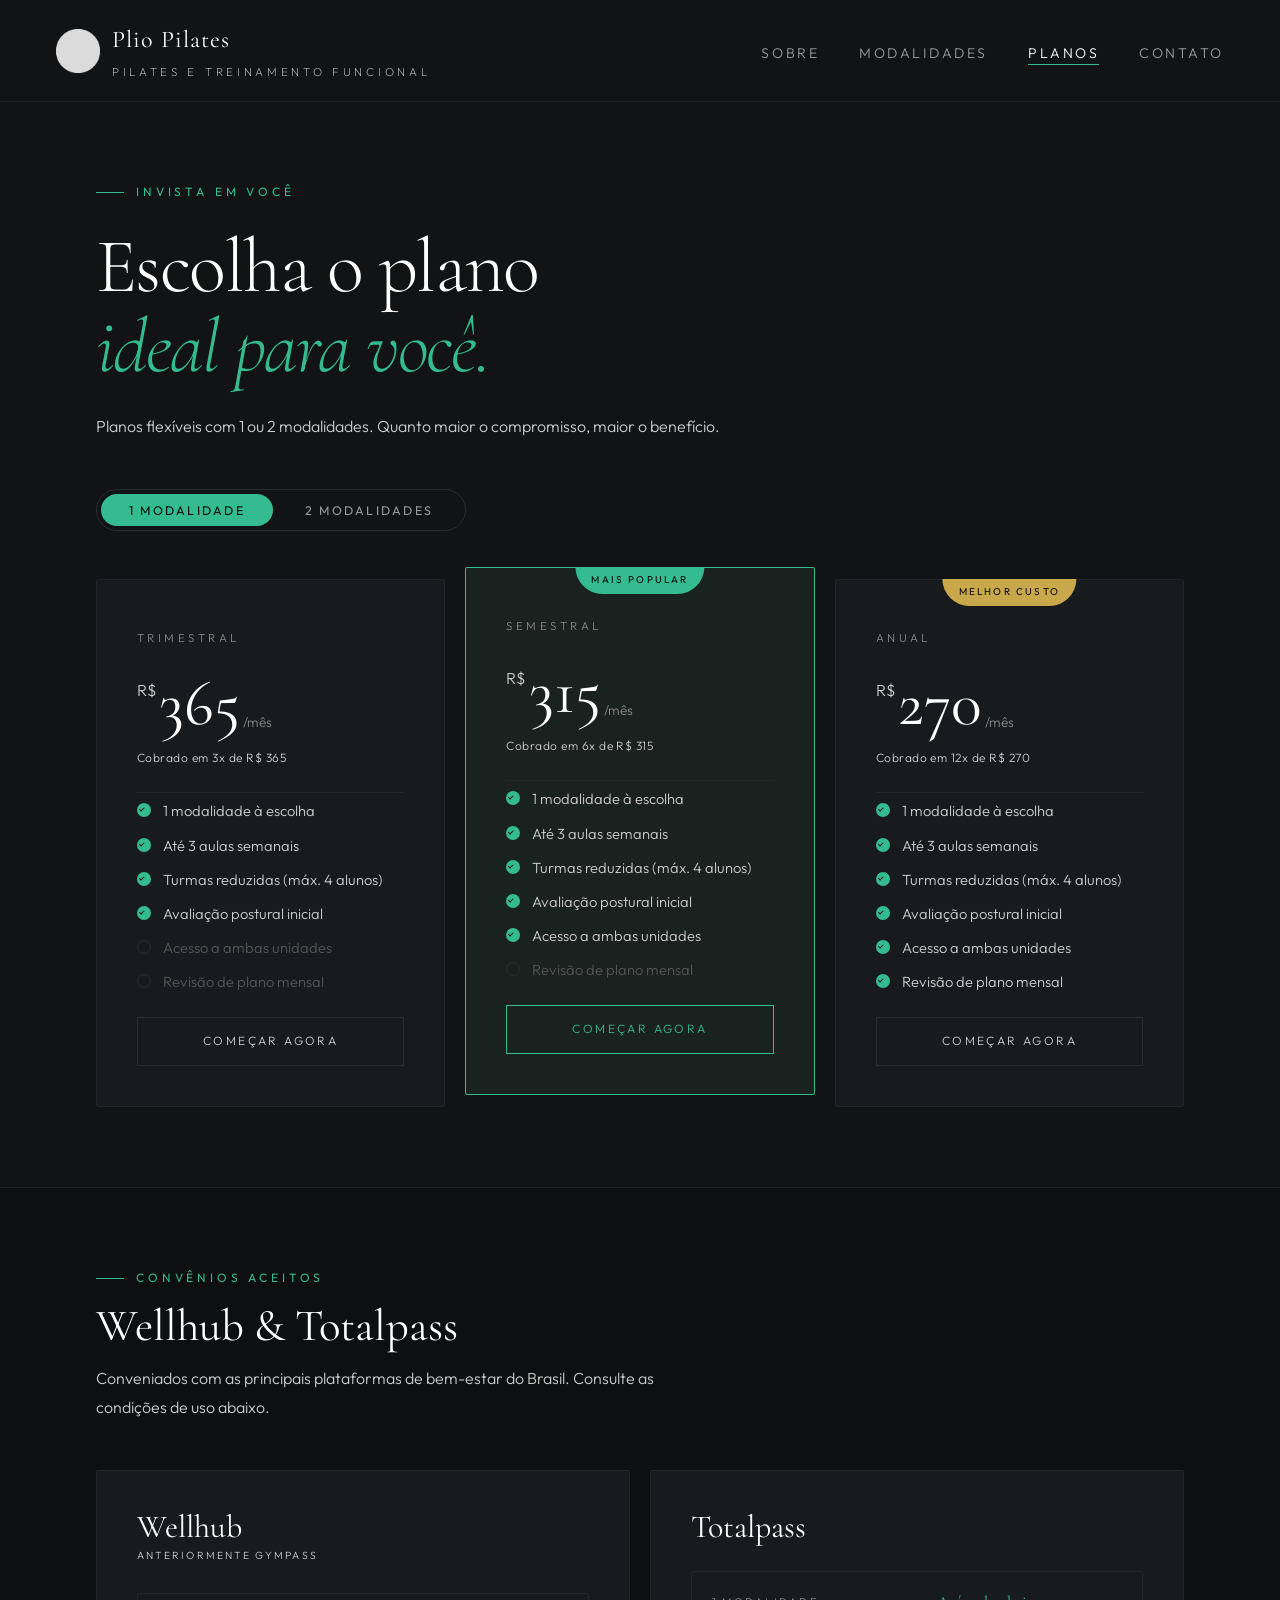
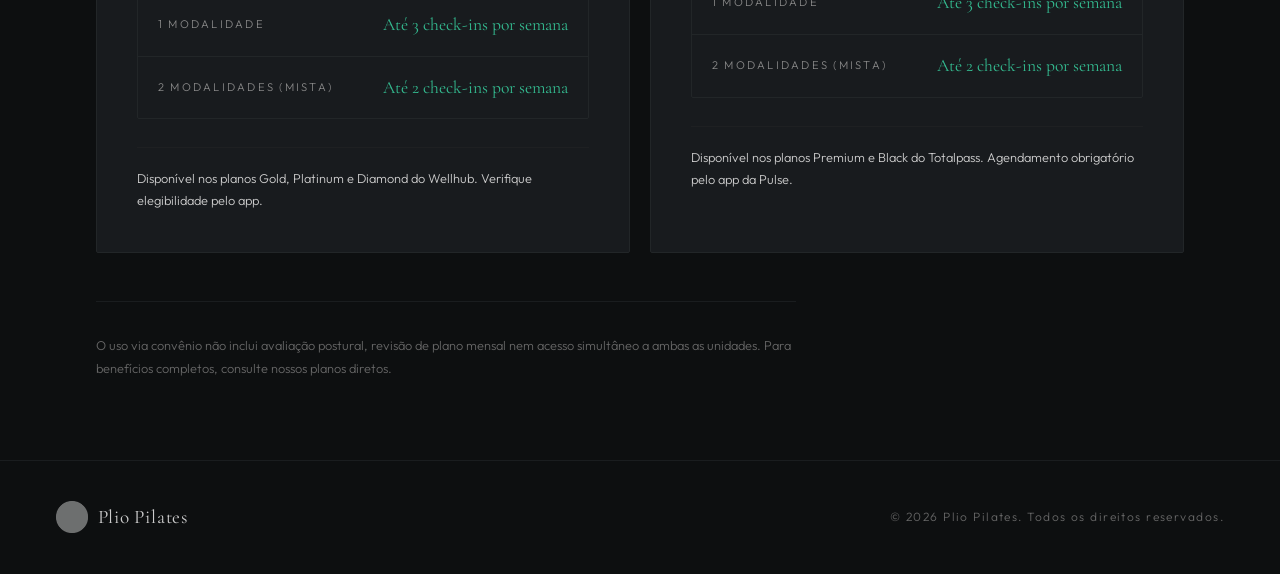
<file: pages/planos.html>
<!DOCTYPE html>
<html lang="pt-BR">

<head>
  <meta charset="UTF-8">
  <meta name="viewport" content="width=device-width, initial-scale=1.0">
  <title>Planos — Plio Pilates</title>
  <link rel="shortcut icon" href="../assets/img/company_icon.svg" type="image/x-icon">
  <link href="https://fonts.googleapis.com/css2?family=Cormorant+Garamond:ital,wght@0,300;0,400;0,600;1,300;1,400&family=Outfit:wght@200;300;400&display=swap" rel="stylesheet">
  <link rel="stylesheet" href="../assets/css/planos_style.css">
</head>

<body>

  <!-- Navegação -->
  <nav>
    <a href="../index.html" class="nav-brand">
      <img src="../assets/img/company_logo.png" alt="Logo Plio Pilates" class="nav-logo">
      <div class="nav-brand-text">
        <h1>Plio Pilates</h1>
        <span>Pilates e treinamento funcional</span>
      </div>
    </a>
    <ul class="nav-links">
      <li><a href="../pages/sobre.html">Sobre</a></li>
      <li><a href="../pages/modalidades.html">Modalidades</a></li>
      <li><a href="../pages/planos.html" class="active">Planos</a></li>
      <li><a href="../pages/contato.html">Contato</a></li>
    </ul>
  </nav>

  <!-- Hero -->
  <section class="page-hero">
    <div class="hero-inner">
      <span class="eyebrow"><span class="eyebrow-line"></span>Invista em você</span>
      <h2 class="page-title">Escolha o plano<br><em>ideal para você.</em></h2>
      <p class="page-intro">Planos flexíveis com 1 ou 2 modalidades. Quanto maior o compromisso, maior o benefício.</p>
    </div>
  </section>

  <!-- Toggle de modalidades -->
  <section class="section-plans">

    <div class="plans-toggle">
      <button class="toggle-btn active" data-filter="1">1 Modalidade</button>
      <button class="toggle-btn" data-filter="2">2 Modalidades</button>
    </div>

    <!-- Grid de planos — 1 Modalidade -->
    <div class="plans-grid" id="grid-1">

      <div class="plan-card">
        <div class="plan-period">Trimestral</div>
        <div class="plan-price">
          <span class="price-currency">R$</span>
          <span class="price-value">365</span>
          <span class="price-period">/mês</span>
        </div>
        <p class="plan-billing">Cobrado em 3x de R$ 365</p>
        <ul class="plan-features">
          <li><span class="check"></span>1 modalidade à escolha</li>
          <li><span class="check"></span>Até 3 aulas semanais</li>
          <li><span class="check"></span>Turmas reduzidas (máx. 4 alunos)</li>
          <li><span class="check"></span>Avaliação postural inicial</li>
          <li><span class="check-off"></span>Acesso a ambas unidades</li>
          <li><span class="check-off"></span>Revisão de plano mensal</li>
        </ul>
        <a href="../pages/contato.html" class="plan-btn">Começar agora</a>
      </div>

      <div class="plan-card plan-featured">
        <div class="plan-badge">Mais popular</div>
        <div class="plan-period">Semestral</div>
        <div class="plan-price">
          <span class="price-currency">R$</span>
          <span class="price-value">315</span>
          <span class="price-period">/mês</span>
        </div>
        <p class="plan-billing">Cobrado em 6x de R$ 315</p>
        <ul class="plan-features">
          <li><span class="check"></span>1 modalidade à escolha</li>
          <li><span class="check"></span>Até 3 aulas semanais</li>
          <li><span class="check"></span>Turmas reduzidas (máx. 4 alunos)</li>
          <li><span class="check"></span>Avaliação postural inicial</li>
          <li><span class="check"></span>Acesso a ambas unidades</li>
          <li><span class="check-off"></span>Revisão de plano mensal</li>
        </ul>
        <a href="../pages/contato.html" class="plan-btn">Começar agora</a>
      </div>

      <div class="plan-card plan-premium">
        <div class="plan-badge badge-gold">Melhor custo</div>
        <div class="plan-period">Anual</div>
        <div class="plan-price">
          <span class="price-currency">R$</span>
          <span class="price-value">270</span>
          <span class="price-period">/mês</span>
        </div>
        <p class="plan-billing">Cobrado em 12x de R$ 270</p>
        <ul class="plan-features">
          <li><span class="check"></span>1 modalidade à escolha</li>
          <li><span class="check"></span>Até 3 aulas semanais</li>
          <li><span class="check"></span>Turmas reduzidas (máx. 4 alunos)</li>
          <li><span class="check"></span>Avaliação postural inicial</li>
          <li><span class="check"></span>Acesso a ambas unidades</li>
          <li><span class="check"></span>Revisão de plano mensal</li>
        </ul>
        <a href="contato.html" class="plan-btn">Começar agora</a>
      </div>

    </div>

    <!-- Grid de planos — 2 Modalidades -->
    <div class="plans-grid hidden" id="grid-2">

      <div class="plan-card">
        <div class="plan-period">Trimestral</div>
        <div class="plan-price">
          <span class="price-currency">R$</span>
          <span class="price-value">548</span>
          <span class="price-period">/mês</span>
        </div>
        <p class="plan-billing">Cobrado em 3x de R$ 548</p>
        <ul class="plan-features">
          <li><span class="check"></span>2 modalidades à escolha</li>
          <li><span class="check"></span>Até 4 aulas semanais</li>
          <li><span class="check"></span>Turmas reduzidas (máx. 4 alunos)</li>
          <li><span class="check"></span>Avaliação postural inicial</li>
          <li><span class="check-off"></span>Acesso a ambas unidades</li>
          <li><span class="check-off"></span>Revisão de plano mensal</li>
        </ul>
        <a href="../pages/contato.html" class="plan-btn">Começar agora</a>
      </div>

      <div class="plan-card plan-featured">
        <div class="plan-badge">Mais popular</div>
        <div class="plan-period">Semestral</div>
        <div class="plan-price">
          <span class="price-currency">R$</span>
          <span class="price-value">473</span>
          <span class="price-period">/mês</span>
        </div>
        <p class="plan-billing">Cobrado em 6x de R$ 473</p>
        <ul class="plan-features">
          <li><span class="check"></span>2 modalidades à escolha</li>
          <li><span class="check"></span>Até 4 aulas semanais</li>
          <li><span class="check"></span>Turmas reduzidas (máx. 4 alunos)</li>
          <li><span class="check"></span>Avaliação postural inicial</li>
          <li><span class="check"></span>Acesso a ambas unidades</li>
          <li><span class="check-off"></span>Revisão de plano mensal</li>
        </ul>
        <a href="../pages/contato.html" class="plan-btn">Começar agora</a>
      </div>

      <div class="plan-card plan-premium">
        <div class="plan-badge badge-gold">Melhor custo</div>
        <div class="plan-period">Anual</div>
        <div class="plan-price">
          <span class="price-currency">R$</span>
          <span class="price-value">405</span>
          <span class="price-period">/mês</span>
        </div>
        <p class="plan-billing">Cobrado em 12x de R$ 405</p>
        <ul class="plan-features">
          <li><span class="check"></span>2 modalidades à escolha</li>
          <li><span class="check"></span>Até 4 aulas semanais</li>
          <li><span class="check"></span>Turmas reduzidas (máx. 4 alunos)</li>
          <li><span class="check"></span>Avaliação postural inicial</li>
          <li><span class="check"></span>Acesso a ambas unidades</li>
          <li><span class="check"></span>Revisão de plano mensal</li>
        </ul>
        <a href="../pages/contato.html" class="plan-btn">Começar agora</a>
      </div>

    </div>

  </section>

  <!-- Seção parceiros -->
  <section class="section-partners">
    <div class="partners-inner">

      <div class="partners-header">
        <span class="eyebrow"><span class="eyebrow-line"></span>Convênios aceitos</span>
        <h3 class="partners-title">Wellhub & Totalpass</h3>
        <p class="partners-intro">Conveniados com as principais plataformas de bem-estar do Brasil. Consulte as condições de uso abaixo.</p>
      </div>

      <div class="partners-grid">

        <div class="partner-card">
          <div class="partner-logo-area">
            <span class="partner-name">Wellhub</span>
            <span class="partner-formerly">anteriormente Gympass</span>
          </div>
          <div class="partner-rules">
            <div class="rule-block">
              <span class="rule-label">1 Modalidade</span>
              <span class="rule-value">Até 3 check-ins por semana</span>
            </div>
            <div class="rule-divider"></div>
            <div class="rule-block">
              <span class="rule-label">2 Modalidades (Mista)</span>
              <span class="rule-value">Até 2 check-ins por semana</span>
            </div>
          </div>
          <p class="partner-note">Disponível nos planos Gold, Platinum e Diamond do Wellhub. Verifique elegibilidade pelo app.</p>
        </div>

        <div class="partner-card">
          <div class="partner-logo-area">
            <span class="partner-name">Totalpass</span>
          </div>
          <div class="partner-rules">
            <div class="rule-block">
              <span class="rule-label">1 Modalidade</span>
              <span class="rule-value">Até 3 check-ins por semana</span>
            </div>
            <div class="rule-divider"></div>
            <div class="rule-block">
              <span class="rule-label">2 Modalidades (Mista)</span>
              <span class="rule-value">Até 2 check-ins por semana</span>
            </div>
          </div>
          <p class="partner-note">Disponível nos planos Premium e Black do Totalpass. Agendamento obrigatório pelo app da Pulse.</p>
        </div>

      </div>

      <p class="partners-disclaimer">
        O uso via convênio não inclui avaliação postural, revisão de plano mensal nem acesso simultâneo a ambas as unidades. Para benefícios completos, consulte nossos planos diretos.
      </p>

    </div>
  </section>

  <!-- Footer -->
  <footer>
    <div class="footer-inner">
      <a href="../index.html" class="footer-brand">
        <img src="../assets/img/company_logo.png" alt="Logo Plio Pilates" class="footer-logo">
        <span>Plio Pilates</span>
      </a>
      <p class="footer-copy">© 2026 Plio Pilates. Todos os direitos reservados.</p>
    </div>
  </footer>

  <script>
    const toggleBtns = document.querySelectorAll('.toggle-btn');
    const grid1 = document.getElementById('grid-1');
    const grid2 = document.getElementById('grid-2');

    toggleBtns.forEach(btn => {
      btn.addEventListener('click', () => {
        toggleBtns.forEach(b => b.classList.remove('active'));
        btn.classList.add('active');
        const filter = btn.dataset.filter;
        if (filter === '1') {
          grid1.classList.remove('hidden');
          grid2.classList.add('hidden');
        } else {
          grid2.classList.remove('hidden');
          grid1.classList.add('hidden');
        }
      });
    });
  </script>

</body>
</html>
</file>
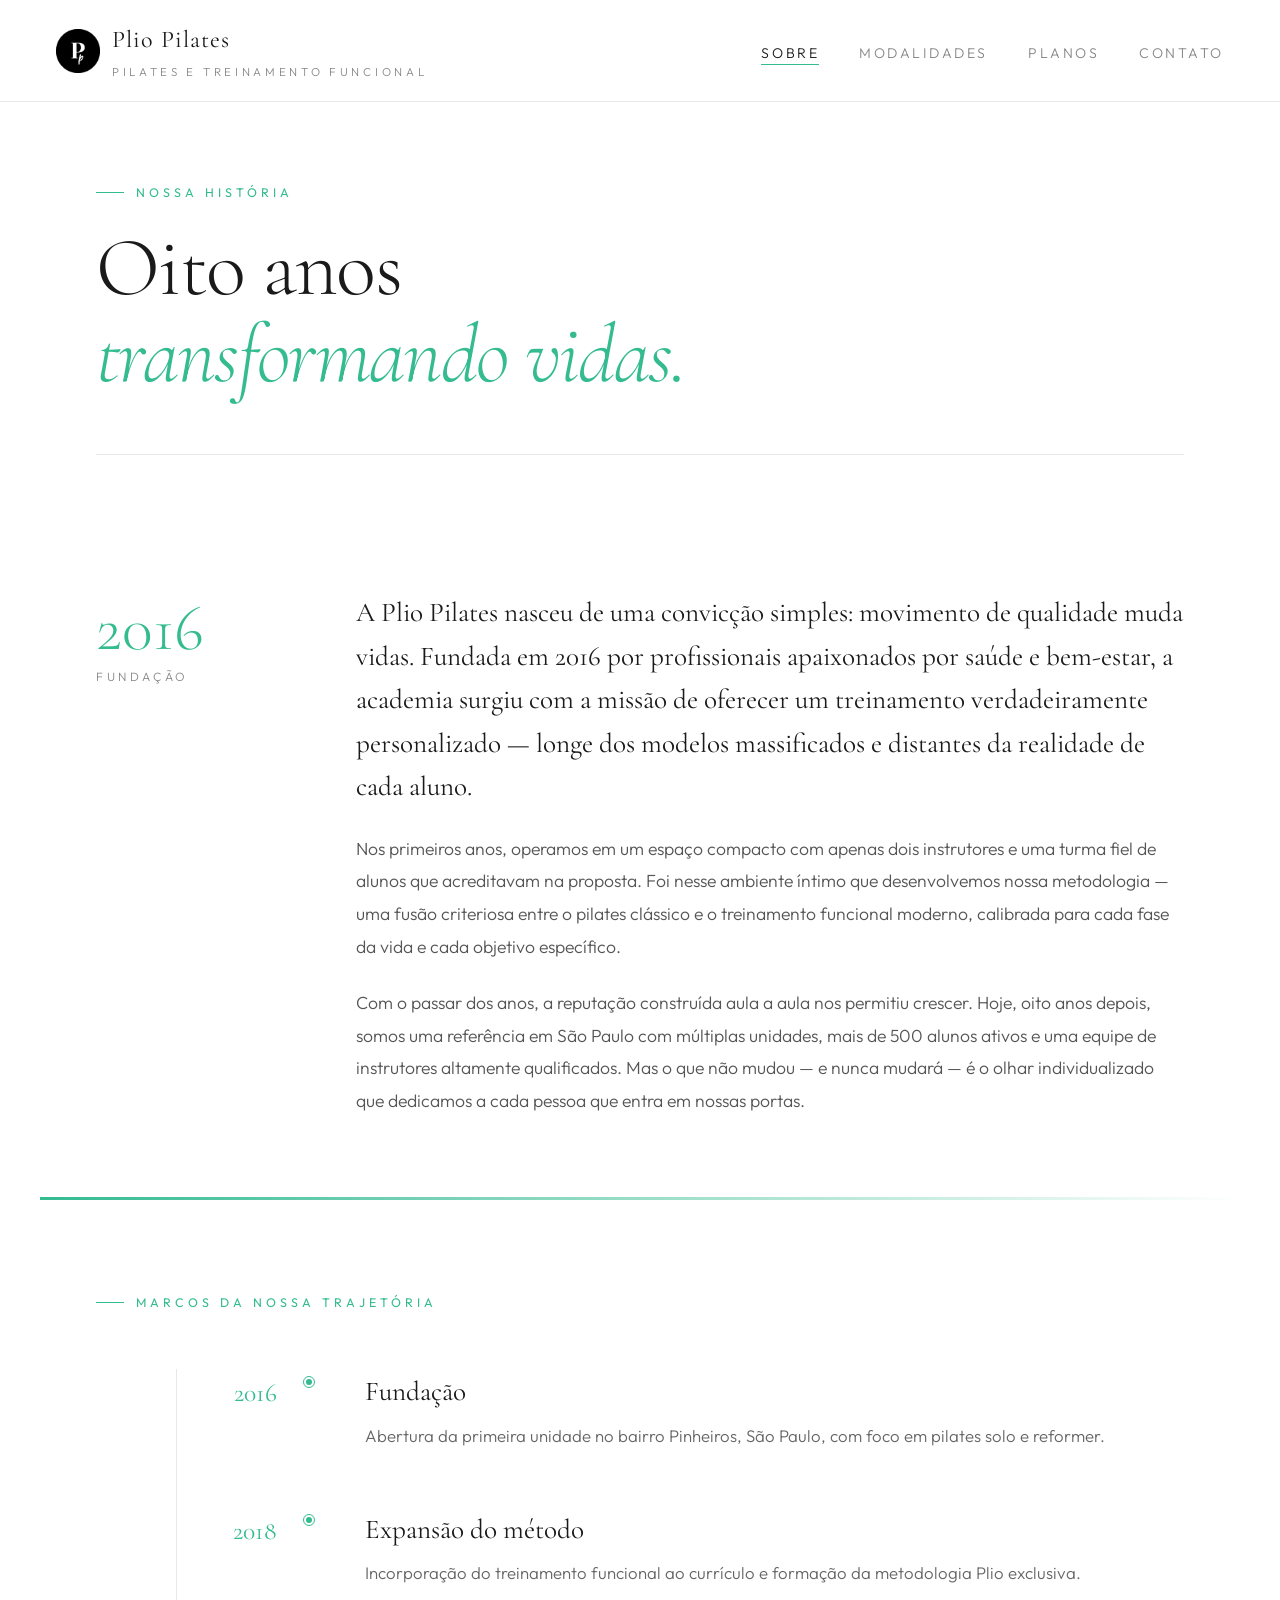
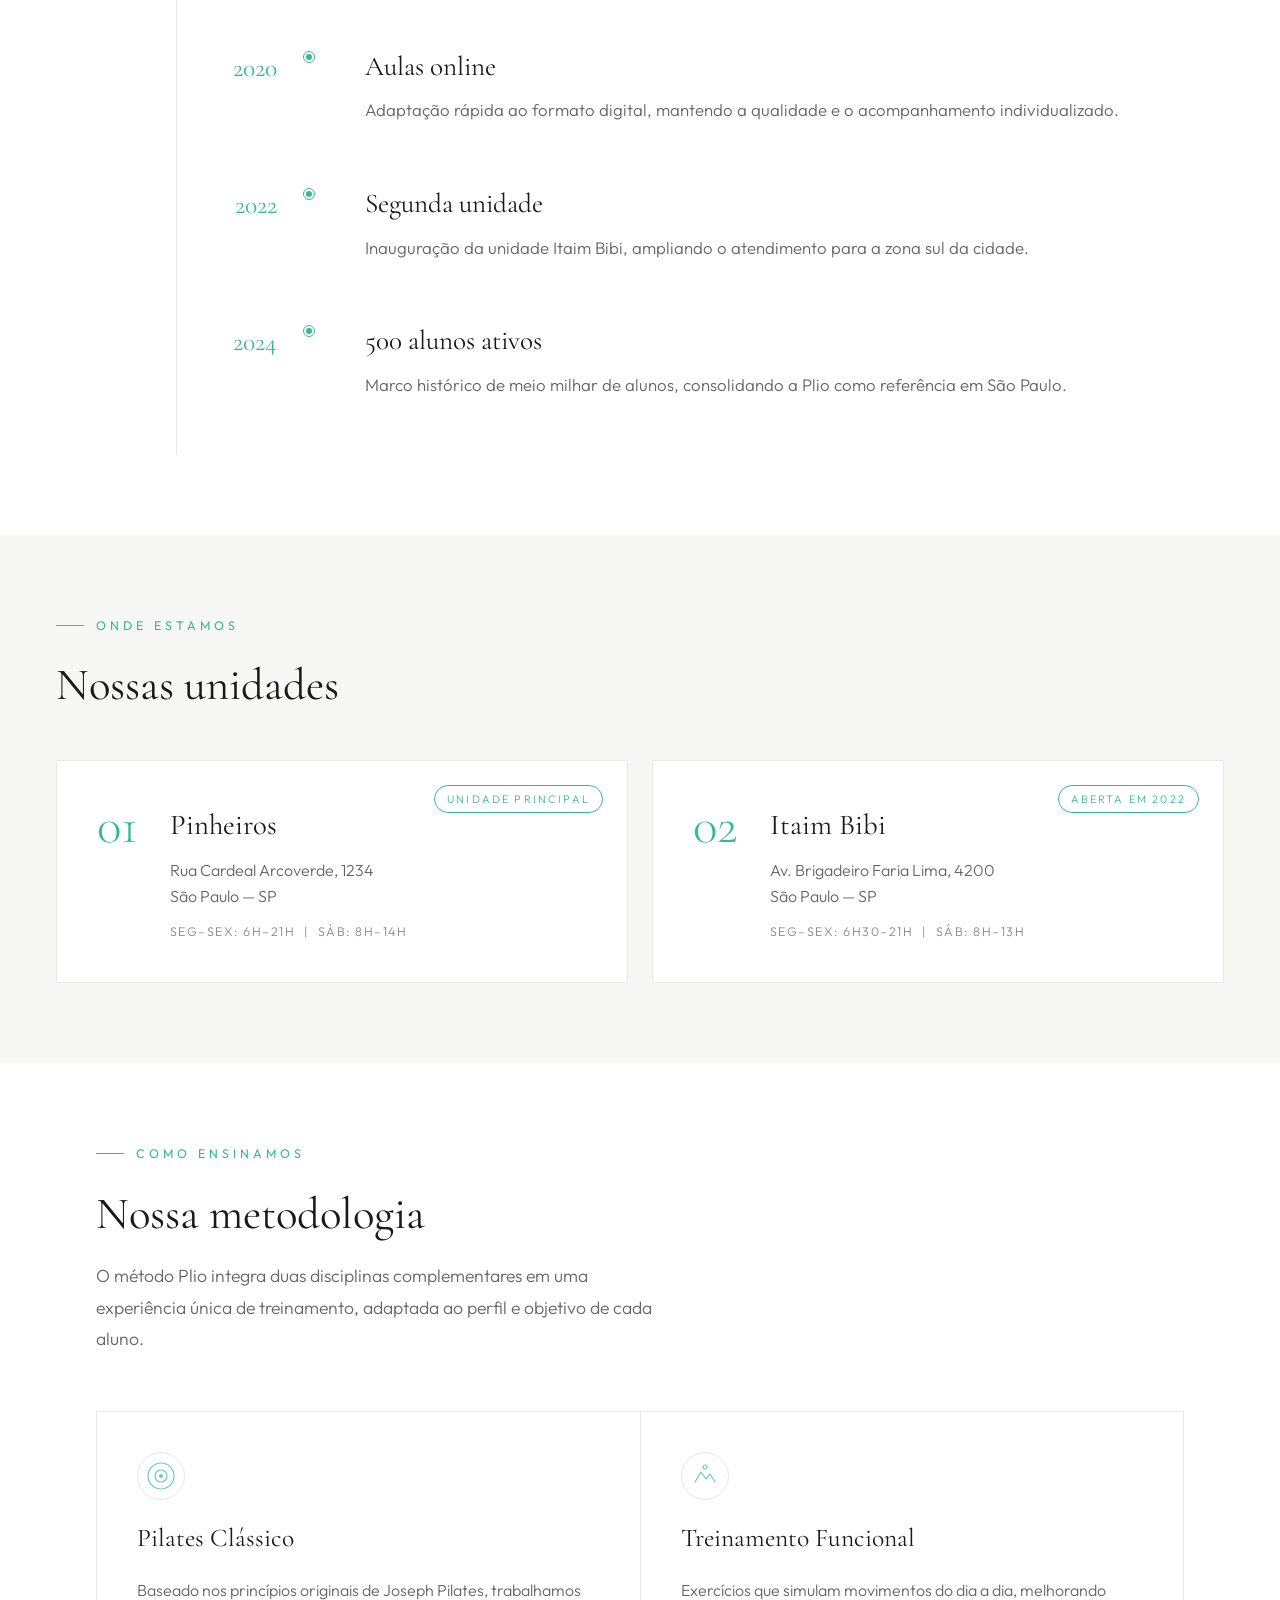
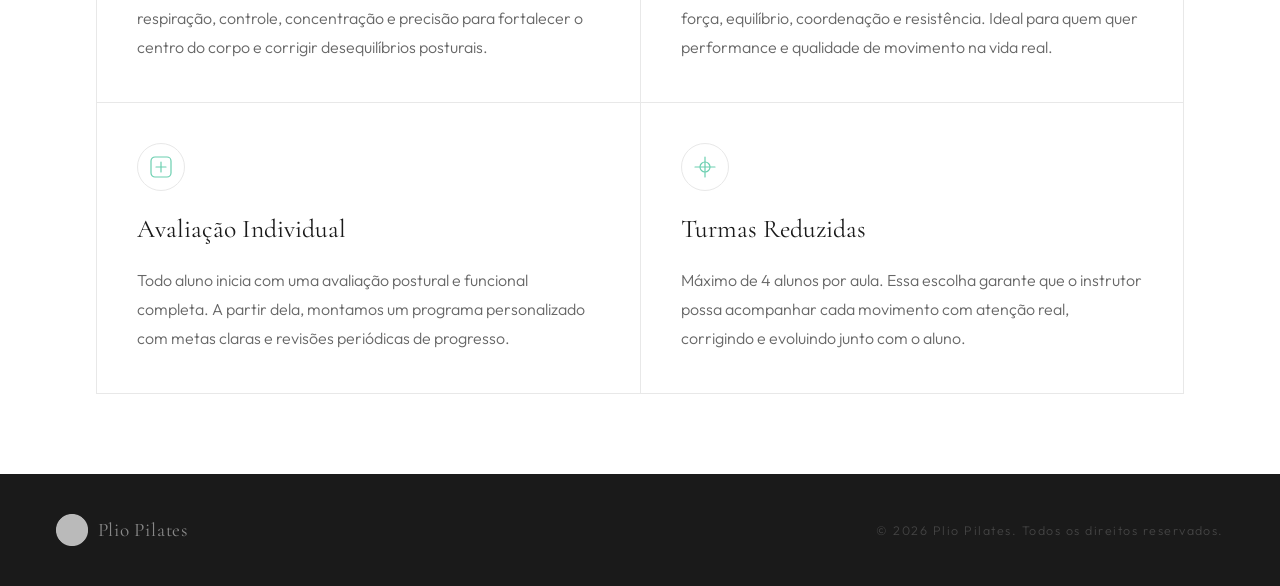
<file: pages/sobre.html>
<!DOCTYPE html>
<html lang="pt-BR">

<head>
  <meta charset="UTF-8">
  <meta name="viewport" content="width=device-width, initial-scale=1.0">
  <title>Sobre — Plio Pilates</title>
  <link rel="shortcut icon" href="../assets/img/company_icon.svg" type="image/x-icon">
  <link href="https://fonts.googleapis.com/css2?family=Cormorant+Garamond:ital,wght@0,300;0,400;0,600;1,300;1,400&family=Outfit:wght@200;300;400&display=swap" rel="stylesheet">
  <link rel="stylesheet" href="../assets/css/sobre_style.css">
</head>

<body>

  <!-- Navegação -->
  <nav>
    <a href="../index.html" class="nav-brand">
      <img src="../assets/img/company_logo.png" alt="Logo Plio Pilates" class="nav-logo">
      <div class="nav-brand-text">
        <h1>Plio Pilates</h1>
        <span>Pilates e treinamento funcional</span>
      </div>
    </a>
    <ul class="nav-links">
      <li><a href="../pages/sobre.html" class="active">Sobre</a></li>
      <li><a href="../pages/modalidades.html">Modalidades</a></li>
      <li><a href="../pages/planos.html">Planos</a></li>
      <li><a href="../pages/contato.html">Contato</a></li>
    </ul>
  </nav>

  <!-- Hero da página -->
  <section class="page-hero">
    <div class="page-hero-inner">
      <span class="eyebrow"><span class="eyebrow-line"></span>Nossa história</span>
      <h2 class="page-title">Oito anos<br><em>transformando vidas.</em></h2>
    </div>
    <div class="page-hero-rule"></div>
  </section>

  <!-- História da empresa -->
  <section class="section-story">
    <div class="story-grid">
      <div class="story-aside">
        <span class="aside-year">2016</span>
        <span class="aside-label">Fundação</span>
      </div>
      <div class="story-content">
        <p class="story-lead">
          A Plio Pilates nasceu de uma convicção simples: movimento de qualidade muda vidas. Fundada em 2016 por profissionais apaixonados por saúde e bem-estar, a academia surgiu com a missão de oferecer um treinamento verdadeiramente personalizado — longe dos modelos massificados e distantes da realidade de cada aluno.
        </p>
        <p class="story-body">
          Nos primeiros anos, operamos em um espaço compacto com apenas dois instrutores e uma turma fiel de alunos que acreditavam na proposta. Foi nesse ambiente íntimo que desenvolvemos nossa metodologia — uma fusão criteriosa entre o pilates clássico e o treinamento funcional moderno, calibrada para cada fase da vida e cada objetivo específico.
        </p>
        <p class="story-body">
          Com o passar dos anos, a reputação construída aula a aula nos permitiu crescer. Hoje, oito anos depois, somos uma referência em São Paulo com múltiplas unidades, mais de 500 alunos ativos e uma equipe de instrutores altamente qualificados. Mas o que não mudou — e nunca mudará — é o olhar individualizado que dedicamos a cada pessoa que entra em nossas portas.
        </p>
      </div>
    </div>
  </section>

  <!-- Divisor decorativo -->
  <div class="divider-teal"></div>

  <!-- Linha do tempo -->
  <section class="section-timeline">
    <div class="timeline-header">
      <span class="eyebrow"><span class="eyebrow-line"></span>Marcos da nossa trajetória</span>
    </div>
    <div class="timeline">
      <div class="timeline-item">
        <div class="timeline-year">2016</div>
        <div class="timeline-dot"></div>
        <div class="timeline-text">
          <strong>Fundação</strong>
          <p>Abertura da primeira unidade no bairro Pinheiros, São Paulo, com foco em pilates solo e reformer.</p>
        </div>
      </div>
      <div class="timeline-item">
        <div class="timeline-year">2018</div>
        <div class="timeline-dot"></div>
        <div class="timeline-text">
          <strong>Expansão do método</strong>
          <p>Incorporação do treinamento funcional ao currículo e formação da metodologia Plio exclusiva.</p>
        </div>
      </div>
      <div class="timeline-item">
        <div class="timeline-year">2020</div>
        <div class="timeline-dot"></div>
        <div class="timeline-text">
          <strong>Aulas online</strong>
          <p>Adaptação rápida ao formato digital, mantendo a qualidade e o acompanhamento individualizado.</p>
        </div>
      </div>
      <div class="timeline-item">
        <div class="timeline-year">2022</div>
        <div class="timeline-dot"></div>
        <div class="timeline-text">
          <strong>Segunda unidade</strong>
          <p>Inauguração da unidade Itaim Bibi, ampliando o atendimento para a zona sul da cidade.</p>
        </div>
      </div>
      <div class="timeline-item">
        <div class="timeline-year">2024</div>
        <div class="timeline-dot"></div>
        <div class="timeline-text">
          <strong>500 alunos ativos</strong>
          <p>Marco histórico de meio milhar de alunos, consolidando a Plio como referência em São Paulo.</p>
        </div>
      </div>
    </div>
  </section>

  <!-- Localizações -->
  <section class="section-locations">
    <div class="locations-header">
      <span class="eyebrow"><span class="eyebrow-line"></span>Onde estamos</span>
      <h3 class="section-title">Nossas unidades</h3>
    </div>
    <div class="locations-grid">
      <div class="location-card">
        <div class="location-number">01</div>
        <div class="location-info">
          <h4>Pinheiros</h4>
          <p>Rua Cardeal Arcoverde, 1234<br>São Paulo — SP</p>
          <span class="location-hours">Seg–Sex: 6h–21h &nbsp;|&nbsp; Sáb: 8h–14h</span>
        </div>
        <div class="location-badge">Unidade principal</div>
      </div>
      <div class="location-card">
        <div class="location-number">02</div>
        <div class="location-info">
          <h4>Itaim Bibi</h4>
          <p>Av. Brigadeiro Faria Lima, 4200<br>São Paulo — SP</p>
          <span class="location-hours">Seg–Sex: 6h30–21h &nbsp;|&nbsp; Sáb: 8h–13h</span>
        </div>
        <div class="location-badge">Aberta em 2022</div>
      </div>
    </div>
  </section>

  <!-- Métodos de ensino -->
  <section class="section-methods">
    <div class="methods-header">
      <span class="eyebrow"><span class="eyebrow-line"></span>Como ensinamos</span>
      <h3 class="section-title">Nossa metodologia</h3>
      <p class="methods-intro">O método Plio integra duas disciplinas complementares em uma experiência única de treinamento, adaptada ao perfil e objetivo de cada aluno.</p>
    </div>
    <div class="methods-grid">
      <div class="method-card">
        <div class="method-icon">
          <svg width="28" height="28" viewBox="0 0 28 28" fill="none" xmlns="http://www.w3.org/2000/svg">
            <circle cx="14" cy="14" r="13" stroke="#6bcfb0" stroke-width="1.2"/>
            <path d="M8 14c0-3.314 2.686-6 6-6s6 2.686 6 6-2.686 6-6 6-6-2.686-6-6z" stroke="#6bcfb0" stroke-width="1.2"/>
            <circle cx="14" cy="14" r="2" fill="#6bcfb0"/>
          </svg>
        </div>
        <h4>Pilates Clássico</h4>
        <p>Baseado nos princípios originais de Joseph Pilates, trabalhamos respiração, controle, concentração e precisão para fortalecer o centro do corpo e corrigir desequilíbrios posturais.</p>
      </div>
      <div class="method-card">
        <div class="method-icon">
          <svg width="28" height="28" viewBox="0 0 28 28" fill="none" xmlns="http://www.w3.org/2000/svg">
            <path d="M4 20L10 10l5 7 4-5 5 8" stroke="#6bcfb0" stroke-width="1.2" stroke-linecap="round" stroke-linejoin="round"/>
            <circle cx="14" cy="5" r="2" stroke="#6bcfb0" stroke-width="1.2"/>
          </svg>
        </div>
        <h4>Treinamento Funcional</h4>
        <p>Exercícios que simulam movimentos do dia a dia, melhorando força, equilíbrio, coordenação e resistência. Ideal para quem quer performance e qualidade de movimento na vida real.</p>
      </div>
      <div class="method-card">
        <div class="method-icon">
          <svg width="28" height="28" viewBox="0 0 28 28" fill="none" xmlns="http://www.w3.org/2000/svg">
            <rect x="4" y="4" width="20" height="20" rx="4" stroke="#6bcfb0" stroke-width="1.2"/>
            <path d="M9 14h10M14 9v10" stroke="#6bcfb0" stroke-width="1.2" stroke-linecap="round"/>
          </svg>
        </div>
        <h4>Avaliação Individual</h4>
        <p>Todo aluno inicia com uma avaliação postural e funcional completa. A partir dela, montamos um programa personalizado com metas claras e revisões periódicas de progresso.</p>
      </div>
      <div class="method-card">
        <div class="method-icon">
          <svg width="28" height="28" viewBox="0 0 28 28" fill="none" xmlns="http://www.w3.org/2000/svg">
            <path d="M14 4v20M4 14h20" stroke="#6bcfb0" stroke-width="1.2" stroke-linecap="round"/>
            <circle cx="14" cy="14" r="5" stroke="#6bcfb0" stroke-width="1.2"/>
          </svg>
        </div>
        <h4>Turmas Reduzidas</h4>
        <p>Máximo de 4 alunos por aula. Essa escolha garante que o instrutor possa acompanhar cada movimento com atenção real, corrigindo e evoluindo junto com o aluno.</p>
      </div>
    </div>
  </section>

  <!-- Footer simples -->
  <footer>
    <div class="footer-inner">
      <a href="../index.html" class="footer-brand">
        <img src="../assets/img/company_logo.png" alt="Logo Plio Pilates" class="footer-logo">
        <span>Plio Pilates</span>
      </a>
      <p class="footer-copy">© 2026 Plio Pilates. Todos os direitos reservados.</p>
    </div>
  </footer>

</body>
</html>
</file>
<file: assets/css/index_style.css>
/* ===========================
   Pulse Pilates — index_style.css
   =========================== */

/* Reset */
*, *::before, *::after {
  box-sizing: border-box;
  margin: 0;
  padding: 0;
}

/* Base */
body {
  background: #0a0a0a;
  color: #ffffff;
  font-family: 'Outfit', sans-serif;
  font-weight: 300;
  font-size: 18px;
  min-height: 100vh;
  overflow-x: hidden;
}

/* ===========================
   Navegação
   =========================== */
nav {
  position: absolute;
  top: 0;
  left: 0;
  right: 0;
  display: flex;
  justify-content: space-between;
  align-items: center;
  padding: 2rem 3.5rem;
  z-index: 10;
}

.nav-brand {
  display: flex;
  flex-direction: row;
  align-items: center;
  gap: 0.75rem;
  text-decoration: none;
}

.nav-logo {
  height: 48px;
  width: auto;
  display: block;
}

.nav-brand-text {
  display: flex;
  flex-direction: column;
  gap: 2px;
}

.nav-brand h1 {
  font-family: 'Cormorant Garamond', serif;
  font-weight: 400;
  font-size: 1.5rem;
  letter-spacing: 0.04em;
  color: #ffffff;
}

.nav-brand span {
  font-family: 'Outfit', sans-serif;
  font-weight: 300;
  font-size: 0.7rem;
  letter-spacing: 0.35em;
  text-transform: uppercase;
  color: #b0b0b0;
}

.nav-links {
  display: flex;
  gap: 2.5rem;
  list-style: none;
}

.nav-links a {
  font-family: 'Outfit', sans-serif;
  font-weight: 300;
  font-size: 0.85rem;
  letter-spacing: 0.18em;
  text-transform: uppercase;
  color: #b0b0b0;
  text-decoration: none;
  transition: color 0.3s;
}

.nav-links a:hover {
  color: #ffffff;
}

/* ===========================
   Hero Section
   =========================== */
.hero {
  display: grid;
  grid-template-columns: 1fr 1fr;
  min-height: 100vh;
  align-items: center;
  padding: 0 3.5rem;
  gap: 4rem;
}

/* Coluna esquerda */
.hero-left {
  display: flex;
  flex-direction: column;
  gap: 2rem;
  padding-top: 5rem;
}

.hero-eyebrow {
  display: flex;
  align-items: center;
  gap: 0.75rem;
}

.hero-eyebrow::before {
  content: '';
  display: block;
  width: 28px;
  height: 1px;
  background: #34bb90;
}

.hero-eyebrow span {
  font-size: 0.75rem;
  letter-spacing: 0.3em;
  text-transform: uppercase;
  color: #34bb90;
  font-weight: 400;
}

.hero-heading {
  font-family: 'Cormorant Garamond', serif;
  font-weight: 400;
  font-size: clamp(3.5rem, 5.5vw, 5rem);
  line-height: 1.08;
  color: #ffffff;
  letter-spacing: -0.01em;
}

.hero-heading em {
  font-style: italic;
  color: #d8d4cc;
}

.hero-sub {
  font-size: 1rem;
  color: #aaaaaa;
  line-height: 1.8;
  max-width: 380px;
  letter-spacing: 0.01em;
}

/* Botões */
.hero-actions {
  display: flex;
  align-items: center;
  gap: 2rem;
  margin-top: 0.5rem;
}

.btn-primary {
  display: inline-block;
  padding: 0.85rem 2rem;
  border: 1px solid #ffffff;
  color: #ffffff;
  font-family: 'Outfit', sans-serif;
  font-weight: 300;
  font-size: 0.8rem;
  letter-spacing: 0.22em;
  text-transform: uppercase;
  text-decoration: none;
  transition: background 0.3s, color 0.3s;
  cursor: pointer;
  background: transparent;
}

.btn-primary:hover {
  background: #ffffff;
  color: #0a0a0a;
}

.btn-secondary {
  display: flex;
  align-items: center;
  gap: 0.5rem;
  font-size: 0.8rem;
  letter-spacing: 0.18em;
  text-transform: uppercase;
  color: #aaaaaa;
  text-decoration: none;
  transition: color 0.3s;
  cursor: pointer;
}

.btn-secondary::after {
  content: '→';
  font-size: 0.9rem;
  letter-spacing: 0;
}

.btn-secondary:hover {
  color: #ffffff;
}

/* Stats */
.stat-row {
  display: flex;
  gap: 2.5rem;
  margin-top: 1.5rem;
  padding-top: 1.5rem;
  border-top: 1px solid #1a1a1a;
}

.stat {
  display: flex;
  flex-direction: column;
  gap: 4px;
}

.stat-num {
  font-family: 'Cormorant Garamond', serif;
  font-weight: 400;
  font-size: 2rem;
  color: #ffffff;
  line-height: 1;
}

.stat-desc {
  font-size: 0.7rem;
  letter-spacing: 0.2em;
  text-transform: uppercase;
  color: #aaaaaa;
}

.teal-dot {
  display: inline-block;
  width: 6px;
  height: 6px;
  border-radius: 50%;
  background: #34bb90;
  margin-right: 4px;
  vertical-align: middle;
}

/* Coluna direita — fotos */
.hero-right {
  display: flex;
  gap: 1.25rem;
  align-items: flex-end;
  justify-content: flex-end;
  padding: 5rem 0 3rem;
  min-width: 0;
}

.photo-card {
  position: relative;
  border-radius: 120px;
  overflow: hidden;
  border: 1px solid rgba(255, 255, 255, 0.12);
  flex-shrink: 1;
}

.photo-card:nth-child(1) {
  width: clamp(160px, 18vw, 280px);
  height: clamp(280px, 32vw, 480px);
  margin-bottom: clamp(40px, 5vw, 70px);
}

.photo-card:nth-child(2) {
  width: clamp(150px, 17vw, 265px);
  height: clamp(260px, 30vw, 455px);
}

.photo-img {
  width: 100%;
  height: 100%;
  object-fit: cover;
  display: block;
}

.tag {
  position: absolute;
  bottom: 1.5rem;
  left: 50%;
  transform: translateX(-50%);
  background: rgba(10, 10, 10, 0.85);
  border: 1px solid rgba(255, 255, 255, 0.25);
  border-radius: 999px;
  padding: 0.35rem 1rem;
  font-size: 0.7rem;
  letter-spacing: 0.2em;
  text-transform: uppercase;
  color: #cccccc;
  white-space: nowrap;
  backdrop-filter: blur(8px);
}

/* ===========================
   Animações de entrada
   =========================== */
@keyframes fadeUp {
  from {
    opacity: 0;
    transform: translateY(24px);
  }
  to {
    opacity: 1;
    transform: translateY(0);
  }
}

.hero-eyebrow { animation: fadeUp 0.7s ease forwards; }
.hero-heading  { animation: fadeUp 0.7s 0.12s ease both; }
.hero-sub      { animation: fadeUp 0.7s 0.22s ease both; }
.hero-actions  { animation: fadeUp 0.7s 0.32s ease both; }
.stat-row      { animation: fadeUp 0.7s 0.42s ease both; }
.hero-right    { animation: fadeUp 0.8s 0.20s ease both; }

/* ===========================
   Responsivo
   =========================== */
@media (max-width: 900px) {
  nav {
    padding: 1.5rem 1.5rem;
  }

  .nav-links {
    display: none;
  }

  .hero {
    grid-template-columns: 1fr;
    padding: 6rem 1.5rem 3rem;
    gap: 3rem;
    min-height: auto;
  }

  .hero-left {
    padding-top: 0;
  }

  .hero-right {
    justify-content: center;
    padding: 0 0 2rem;
  }

  .photo-card:nth-child(1) {
    width: clamp(120px, 38vw, 200px);
    height: clamp(220px, 65vw, 340px);
    margin-bottom: clamp(30px, 6vw, 50px);
  }

  .photo-card:nth-child(2) {
    width: clamp(110px, 35vw, 190px);
    height: clamp(200px, 60vw, 320px);
  }
}
</file>
<file: contato_style.css>
/* ===========================
   Pulse Pilates — contato_style.css
   =========================== */

/* Reset */
*, *::before, *::after {
  box-sizing: border-box;
  margin: 0;
  padding: 0;
}

/* Base */
body {
  background: #0a0a0a;
  color: #f0ede8;
  font-family: 'Outfit', sans-serif;
  font-weight: 300;
  font-size: 19px;
  line-height: 1.7;
  min-height: 100vh;
}

/* ===========================
   Navegação
   =========================== */
nav {
  position: sticky;
  top: 0;
  display: flex;
  justify-content: space-between;
  align-items: center;
  padding: 1.25rem 3.5rem;
  background: #0a0a0a;
  border-bottom: 1px solid #1e1e1e;
  z-index: 100;
}

.nav-brand {
  display: flex;
  align-items: center;
  gap: 0.75rem;
  text-decoration: none;
}

.nav-logo {
  height: 44px;
  width: auto;
  filter: brightness(0) invert(1);
  opacity: 0.85;
}

.nav-brand-text {
  display: flex;
  flex-direction: column;
  gap: 1px;
}

.nav-brand h1 {
  font-family: 'Cormorant Garamond', serif;
  font-weight: 400;
  font-size: 1.5rem;
  letter-spacing: 0.04em;
  color: #ffffff;
}

.nav-brand span {
  font-size: 0.72rem;
  letter-spacing: 0.32em;
  text-transform: uppercase;
  color: #888;
  font-weight: 200;
}

.nav-links {
  display: flex;
  gap: 2.5rem;
  list-style: none;
}

.nav-links a {
  font-size: 0.88rem;
  letter-spacing: 0.18em;
  text-transform: uppercase;
  color: #999;
  text-decoration: none;
  transition: color 0.3s;
}

.nav-links a:hover,
.nav-links a.active {
  color: #ffffff;
}

.nav-links a.active {
  border-bottom: 1px solid #34bb90;
  padding-bottom: 2px;
}

/* ===========================
   Utilitários
   =========================== */
.eyebrow {
  display: inline-flex;
  align-items: center;
  gap: 0.75rem;
  font-size: 0.75rem;
  letter-spacing: 0.32em;
  text-transform: uppercase;
  color: #34bb90;
  font-weight: 400;
}

.eyebrow-line {
  display: block;
  width: 28px;
  height: 1px;
  background: #34bb90;
  flex-shrink: 0;
}

/* ===========================
   Hero
   =========================== */
.page-hero {
  padding: 5rem 3.5rem 4rem;
  max-width: 1200px;
  margin: 0 auto;
}

.hero-inner {
  display: flex;
  flex-direction: column;
  gap: 1.5rem;
}

.page-title {
  font-family: 'Cormorant Garamond', serif;
  font-weight: 300;
  font-size: clamp(3.5rem, 6vw, 5.5rem);
  line-height: 1.05;
  color: #ffffff;
  letter-spacing: -0.02em;
}

.page-title em {
  font-style: italic;
  color: #34bb90;
}

/* ===========================
   Grid principal
   =========================== */
.main-grid {
  display: grid;
  grid-template-columns: 1fr 1px 1fr;
  gap: 0 4rem;
  max-width: 1200px;
  margin: 0 auto;
  padding: 0 3.5rem 6rem;
  align-items: start;
}

.vertical-rule {
  width: 1px;
  background: #1e1e1e;
  align-self: stretch;
  min-height: 400px;
}

/* ===========================
   Blocos de contato
   =========================== */
.contact-blocks {
  display: flex;
  flex-direction: column;
  gap: 0;
  padding-right: 2rem;
}

.contact-block {
  padding: 2rem 0;
  display: flex;
  flex-direction: column;
  gap: 0.5rem;
}

.block-label {
  font-size: 0.68rem;
  letter-spacing: 0.3em;
  text-transform: uppercase;
  color: #888;
  font-weight: 400;
}

.block-value {
  font-family: 'Cormorant Garamond', serif;
  font-size: 1.7rem;
  font-weight: 400;
  color: #ffffff;
  text-decoration: none;
  line-height: 1.2;
  transition: color 0.3s;
}

a.block-value:hover {
  color: #34bb90;
}

.block-value.static {
  cursor: default;
}

.block-note {
  font-size: 0.78rem;
  color: #777;
  letter-spacing: 0.04em;
  margin-top: 0.15rem;
}

.block-rule {
  height: 1px;
  background: #2a2a2a;
}

/* Redes sociais */
.social-links {
  display: flex;
  align-items: center;
  gap: 0.75rem;
  margin-top: 0.15rem;
}

.social-link {
  font-family: 'Cormorant Garamond', serif;
  font-size: 1.7rem;
  font-weight: 400;
  color: #ffffff;
  text-decoration: none;
  transition: color 0.3s;
  line-height: 1.2;
}

.social-link:hover {
  color: #34bb90;
}

.social-sep {
  color: #555;
  font-size: 1.2rem;
  line-height: 1;
}

/* ===========================
   Formulário
   =========================== */
.form-block {
  display: flex;
  flex-direction: column;
  gap: 2.5rem;
  padding-left: 2rem;
  padding-top: 2rem;
}

.form-header {
  display: flex;
  flex-direction: column;
  gap: 1rem;
}

.form-intro {
  font-size: 0.95rem;
  color: #aaa;
  line-height: 1.7;
  max-width: 400px;
}

.form-fields {
  display: flex;
  flex-direction: column;
  gap: 1.5rem;
}

.field-row {
  display: grid;
  grid-template-columns: 1fr 1fr;
  gap: 1.25rem;
}

.field-group {
  display: flex;
  flex-direction: column;
  gap: 0.5rem;
}

label {
  font-size: 0.68rem;
  letter-spacing: 0.28em;
  text-transform: uppercase;
  color: #aaa;
  font-weight: 400;
}

.optional {
  color: #888;
  letter-spacing: 0;
  text-transform: none;
  font-size: 0.65rem;
}

input,
select,
textarea {
  background: transparent;
  border: none;
  border-bottom: 1px solid #555;
  color: #ffffff;
  font-family: 'Outfit', sans-serif;
  font-weight: 300;
  font-size: 0.95rem;
  padding: 0.65rem 0;
  outline: none;
  transition: border-color 0.3s;
  width: 100%;
  appearance: none;
  -webkit-appearance: none;
}

input::placeholder,
textarea::placeholder {
  color: #777;
}

input:focus,
select:focus,
textarea:focus {
  border-bottom-color: #34bb90;
}

select {
  cursor: pointer;
  color: #aaa;
}

select option {
  background: #111;
  color: #fff;
}

textarea {
  resize: none;
  line-height: 1.7;
}

.btn-submit {
  align-self: flex-start;
  margin-top: 0.5rem;
  padding: 0.9rem 2.2rem;
  border: 1px solid #ffffff;
  background: transparent;
  color: #ffffff;
  font-family: 'Outfit', sans-serif;
  font-weight: 300;
  font-size: 0.78rem;
  letter-spacing: 0.22em;
  text-transform: uppercase;
  cursor: pointer;
  transition: background 0.3s, color 0.3s;
}

.btn-submit:hover {
  background: #ffffff;
  color: #0a0a0a;
}

/* ===========================
   Footer
   =========================== */
footer {
  background: #0a0a0a;
  border-top: 1px solid #1a1a1a;
  padding: 2.5rem 3.5rem;
}

.footer-inner {
  max-width: 1200px;
  margin: 0 auto;
  display: flex;
  justify-content: space-between;
  align-items: center;
}

.footer-brand {
  display: flex;
  align-items: center;
  gap: 0.6rem;
  text-decoration: none;
}

.footer-logo {
  height: 32px;
  width: auto;
  filter: brightness(0) invert(1);
  opacity: 0.4;
}

.footer-brand span {
  font-family: 'Cormorant Garamond', serif;
  font-size: 1.2rem;
  font-weight: 400;
  color: #666;
  letter-spacing: 0.04em;
}

.footer-copy {
  font-size: 0.75rem;
  letter-spacing: 0.12em;
  color: #555;
}

/* ===========================
   Animações
   =========================== */
@keyframes fadeUp {
  from { opacity: 0; transform: translateY(20px); }
  to   { opacity: 1; transform: translateY(0); }
}

.page-hero      { animation: fadeUp 0.7s ease both; }
.contact-blocks { animation: fadeUp 0.7s 0.1s ease both; }
.form-block     { animation: fadeUp 0.7s 0.2s ease both; }

/* ===========================
   Responsivo
   =========================== */
@media (max-width: 900px) {
  nav { padding: 1.25rem 1.5rem; }
  .nav-links { display: none; }

  .page-hero { padding: 3.5rem 1.5rem 2.5rem; }

  .main-grid {
    grid-template-columns: 1fr;
    padding: 0 1.5rem 4rem;
    gap: 3rem 0;
  }

  .vertical-rule { display: none; }

  .contact-blocks { padding-right: 0; }

  .form-block {
    padding-left: 0;
    padding-top: 0;
  }

  .field-row { grid-template-columns: 1fr; }

  .footer-inner { flex-direction: column; gap: 1rem; text-align: center; }
}
</file>
<file: modalidades_style.css>
/* ===========================
   Pulse Pilates — modalidades_style.css
   =========================== */

/* Reset */
*, *::before, *::after {
  box-sizing: border-box;
  margin: 0;
  padding: 0;
}

/* Base */
body {
  background: #f7f7f5;
  color: #1a1a1a;
  font-family: 'Outfit', sans-serif;
  font-weight: 300;
  font-size: 19px;
  line-height: 1.7;
}

/* ===========================
   Navegação
   =========================== */
nav {
  position: sticky;
  top: 0;
  left: 0;
  right: 0;
  display: flex;
  justify-content: space-between;
  align-items: center;
  padding: 1.25rem 3.5rem;
  background: #f7f7f5;
  border-bottom: 1px solid #e4e4e0;
  z-index: 100;
}

.nav-brand {
  display: flex;
  flex-direction: row;
  align-items: center;
  gap: 0.75rem;
  text-decoration: none;
}

.nav-logo {
  height: 44px;
  width: auto;
  display: block;
}

.nav-brand-text {
  display: flex;
  flex-direction: column;
  gap: 1px;
}

.nav-brand h1 {
  font-family: 'Cormorant Garamond', serif;
  font-weight: 400;
  font-size: 1.5rem;
  letter-spacing: 0.04em;
  color: #1a1a1a;
}

.nav-brand span {
  font-family: 'Outfit', sans-serif;
  font-weight: 300;
  font-size: 0.72rem;
  letter-spacing: 0.32em;
  text-transform: uppercase;
  color: #888;
}

.nav-links {
  display: flex;
  gap: 2.5rem;
  list-style: none;
}

.nav-links a {
  font-family: 'Outfit', sans-serif;
  font-weight: 300;
  font-size: 0.88rem;
  letter-spacing: 0.18em;
  text-transform: uppercase;
  color: #888;
  text-decoration: none;
  transition: color 0.3s;
}

.nav-links a:hover,
.nav-links a.active {
  color: #1a1a1a;
}

.nav-links a.active {
  border-bottom: 1px solid #34bb90;
  padding-bottom: 2px;
}

/* ===========================
   Utilitários compartilhados
   =========================== */
.eyebrow {
  display: inline-flex;
  align-items: center;
  gap: 0.75rem;
  font-size: 0.78rem;
  letter-spacing: 0.32em;
  text-transform: uppercase;
  color: #34bb90;
  font-weight: 400;
}

.eyebrow-line {
  display: block;
  width: 28px;
  height: 1px;
  background: #34bb90;
  flex-shrink: 0;
}

/* ===========================
   Hero da página
   =========================== */
.page-hero {
  padding: 5rem 3.5rem 3.5rem;
  max-width: 1200px;
  margin: 0 auto;
}

.page-hero-inner {
  display: flex;
  flex-direction: column;
  gap: 1.5rem;
  max-width: 700px;
}

.page-title {
  font-family: 'Cormorant Garamond', serif;
  font-weight: 300;
  font-size: clamp(3.8rem, 6vw, 5.8rem);
  line-height: 1.05;
  color: #1a1a1a;
  letter-spacing: -0.02em;
}

.page-title em {
  font-style: italic;
  color: #34bb90;
}

.page-intro {
  font-size: 1.05rem;
  color: #666;
  line-height: 1.85;
  max-width: 560px;
}

.page-hero-rule {
  margin-top: 3.5rem;
  height: 1px;
  background: #e4e4e0;
}

/* ===========================
   Seção: Introdução histórica
   =========================== */
.section-intro {
  padding: 5rem 3.5rem;
  max-width: 1200px;
  margin: 0 auto;
}

.intro-grid {
  display: grid;
  grid-template-columns: 180px 1fr;
  gap: 5rem;
  align-items: start;
}

.intro-label {
  padding-top: 0.35rem;
  position: sticky;
  top: 100px;
}

.intro-text {
  display: flex;
  flex-direction: column;
  gap: 1.5rem;
}

.intro-lead {
  font-family: 'Cormorant Garamond', serif;
  font-size: 1.65rem;
  font-weight: 400;
  line-height: 1.6;
  color: #1a1a1a;
}

.intro-lead em {
  font-style: italic;
  color: #34bb90;
}

.intro-body {
  font-size: 1.05rem;
  color: #555;
  line-height: 1.85;
}

/* ===========================
   Seção: Modalidades
   =========================== */
.section-modalities {
  padding: 2rem 3.5rem 5rem;
  max-width: 1200px;
  margin: 0 auto;
}

.modality {
  padding: 4rem 0;
}

.modality-rule {
  height: 1px;
  background: #e4e4e0;
  margin-top: 4rem;
}

.modality:last-child .modality-rule {
  display: none;
}

/* Cabeçalho da modalidade */
.modality-header {
  display: flex;
  align-items: flex-start;
  gap: 2rem;
  margin-bottom: 2.5rem;
}

.modality-number {
  font-family: 'Cormorant Garamond', serif;
  font-size: 4rem;
  font-weight: 300;
  color: #34bb90;
  line-height: 1;
  min-width: 80px;
}

.modality-title-block {
  display: flex;
  flex-direction: column;
  gap: 0.2rem;
  padding-top: 0.5rem;
}

.modality-tag {
  font-size: 0.68rem;
  letter-spacing: 0.32em;
  text-transform: uppercase;
  color: #999;
  font-weight: 400;
}

.modality-name {
  font-family: 'Cormorant Garamond', serif;
  font-weight: 400;
  font-size: clamp(2rem, 3.5vw, 2.8rem);
  color: #1a1a1a;
  line-height: 1.1;
}

/* Corpo da modalidade */
.modality-body {
  display: grid;
  grid-template-columns: 1fr 1fr;
  gap: 4rem;
  padding-left: calc(80px + 2rem);
}

.modality-desc {
  display: flex;
  flex-direction: column;
  gap: 1rem;
}

.modality-desc p {
  font-size: 1rem;
  color: #555;
  line-height: 1.85;
}

/* Lista de objetivos */
.modality-goals {
  list-style: none;
  display: flex;
  flex-direction: column;
  gap: 1rem;
  padding-top: 0.25rem;
}

.modality-goals li {
  display: flex;
  align-items: flex-start;
  gap: 0.85rem;
  font-size: 0.95rem;
  color: #444;
  line-height: 1.5;
}

.goal-dot {
  display: block;
  width: 6px;
  height: 6px;
  border-radius: 50%;
  background: #34bb90;
  margin-top: 0.45rem;
  flex-shrink: 0;
}

/* ===========================
   Seção: CTA
   =========================== */
.section-cta {
  background: #1a1a1a;
  padding: 5rem 3.5rem;
}

.cta-inner {
  max-width: 1200px;
  margin: 0 auto;
  display: flex;
  flex-direction: column;
  align-items: flex-start;
  gap: 1.5rem;
}

.cta-title {
  font-family: 'Cormorant Garamond', serif;
  font-weight: 400;
  font-size: clamp(2rem, 3.5vw, 2.8rem);
  color: #ffffff;
  line-height: 1.15;
}

.cta-sub {
  font-size: 1rem;
  color: #888;
  line-height: 1.8;
  max-width: 520px;
}

.btn-primary {
  display: inline-block;
  padding: 0.9rem 2.2rem;
  border: 1px solid #ffffff;
  color: #ffffff;
  font-family: 'Outfit', sans-serif;
  font-weight: 300;
  font-size: 0.8rem;
  letter-spacing: 0.22em;
  text-transform: uppercase;
  text-decoration: none;
  transition: background 0.3s, color 0.3s;
  margin-top: 0.5rem;
}

.btn-primary:hover {
  background: #ffffff;
  color: #1a1a1a;
}

/* ===========================
   Footer
   =========================== */
footer {
  background: #1a1a1a;
  border-top: 1px solid #2a2a2a;
  padding: 2.5rem 3.5rem;
}

.footer-inner {
  max-width: 1200px;
  margin: 0 auto;
  display: flex;
  justify-content: space-between;
  align-items: center;
}

.footer-brand {
  display: flex;
  align-items: center;
  gap: 0.6rem;
  text-decoration: none;
}

.footer-logo {
  height: 32px;
  width: auto;
  filter: brightness(0) invert(1);
  opacity: 0.6;
}

.footer-brand span {
  font-family: 'Cormorant Garamond', serif;
  font-size: 1.2rem;
  font-weight: 400;
  color: #666;
  letter-spacing: 0.04em;
}

.footer-copy {
  font-size: 0.78rem;
  letter-spacing: 0.12em;
  color: #444;
}

/* ===========================
   Animações de entrada
   =========================== */
@keyframes fadeUp {
  from { opacity: 0; transform: translateY(20px); }
  to   { opacity: 1; transform: translateY(0); }
}

.page-hero    { animation: fadeUp 0.7s ease both; }
.section-intro { animation: fadeUp 0.7s 0.1s ease both; }

/* ===========================
   Responsivo
   =========================== */
@media (max-width: 900px) {
  nav { padding: 1.25rem 1.5rem; }
  .nav-links { display: none; }

  .page-hero,
  .section-intro,
  .section-modalities { padding-left: 1.5rem; padding-right: 1.5rem; }

  .section-cta { padding: 3.5rem 1.5rem; }

  .intro-grid {
    grid-template-columns: 1fr;
    gap: 2rem;
  }

  .intro-label { position: static; }

  .modality-body {
    grid-template-columns: 1fr;
    gap: 2rem;
    padding-left: 0;
  }

  .modality-header { gap: 1.25rem; }
  .modality-number { font-size: 3rem; min-width: 60px; }

  .footer-inner { flex-direction: column; gap: 1rem; text-align: center; }
}
</file>
<file: planos_style.css>
/* ===========================
   Pulse Pilates — planos_style.css
   =========================== */

/* Reset */
*, *::before, *::after {
  box-sizing: border-box;
  margin: 0;
  padding: 0;
}

/* Base */
body {
  background: #111314;
  color: #d8d4cc;
  font-family: 'Outfit', sans-serif;
  font-weight: 300;
  font-size: 19px;
  line-height: 1.7;
  min-height: 100vh;
}

/* ===========================
   Navegação
   =========================== */
nav {
  position: sticky;
  top: 0;
  display: flex;
  justify-content: space-between;
  align-items: center;
  padding: 1.25rem 3.5rem;
  background: #111314;
  border-bottom: 1px solid #1e2022;
  z-index: 100;
}

.nav-brand {
  display: flex;
  align-items: center;
  gap: 0.75rem;
  text-decoration: none;
}

.nav-logo {
  height: 44px;
  width: auto;
  filter: brightness(0) invert(1);
  opacity: 0.85;
}

.nav-brand-text {
  display: flex;
  flex-direction: column;
  gap: 1px;
}

.nav-brand h1 {
  font-family: 'Cormorant Garamond', serif;
  font-weight: 400;
  font-size: 1.5rem;
  letter-spacing: 0.04em;
  color: #ffffff;
}

.nav-brand span {
  font-size: 0.72rem;
  letter-spacing: 0.32em;
  text-transform: uppercase;
  color: #ccc;
  font-weight: 200;
}

.nav-links {
  display: flex;
  gap: 2.5rem;
  list-style: none;
}

.nav-links a {
  font-size: 0.88rem;
  letter-spacing: 0.18em;
  text-transform: uppercase;
  color: #999;
  text-decoration: none;
  transition: color 0.3s;
}

.nav-links a:hover,
.nav-links a.active {
  color: #ffffff;
}

.nav-links a.active {
  border-bottom: 1px solid #34bb90;
  padding-bottom: 2px;
}

/* ===========================
   Utilitários
   =========================== */
.eyebrow {
  display: inline-flex;
  align-items: center;
  gap: 0.75rem;
  font-size: 0.75rem;
  letter-spacing: 0.32em;
  text-transform: uppercase;
  color: #34bb90;
  font-weight: 400;
}

.eyebrow-line {
  display: block;
  width: 28px;
  height: 1px;
  background: #34bb90;
  flex-shrink: 0;
}

/* ===========================
   Hero
   =========================== */
.page-hero {
  padding: 5rem 3.5rem 3rem;
  max-width: 1200px;
  margin: 0 auto;
}

.hero-inner {
  display: flex;
  flex-direction: column;
  gap: 1.5rem;
  max-width: 640px;
}

.page-title {
  font-family: 'Cormorant Garamond', serif;
  font-weight: 300;
  font-size: clamp(3.5rem, 6vw, 5.5rem);
  line-height: 1.05;
  color: #ffffff;
  letter-spacing: -0.02em;
}

.page-title em {
  font-style: italic;
  color: #34bb90;
}

.page-intro {
  font-size: 1rem;
  color: #ccc;
  line-height: 1.8;
}

/* ===========================
   Toggle
   =========================== */
.section-plans {
  padding: 0 3.5rem 5rem;
  max-width: 1200px;
  margin: 0 auto;
}

.plans-toggle {
  display: inline-flex;
  border: 1px solid #2a2d30;
  border-radius: 999px;
  padding: 4px;
  gap: 4px;
  margin-bottom: 3rem;
}

.toggle-btn {
  padding: 0.55rem 1.75rem;
  border: none;
  border-radius: 999px;
  background: transparent;
  color: #999;
  font-family: 'Outfit', sans-serif;
  font-size: 0.78rem;
  letter-spacing: 0.18em;
  text-transform: uppercase;
  cursor: pointer;
  transition: background 0.3s, color 0.3s;
}

.toggle-btn.active {
  background: #34bb90;
  color: #0a0a0a;
}

.toggle-btn:not(.active):hover {
  color: #ffffff;
}

/* ===========================
   Cards de planos
   =========================== */
.plans-grid {
  display: grid;
  grid-template-columns: repeat(3, 1fr);
  gap: 1.25rem;
  align-items: start;
}

.plans-grid.hidden {
  display: none;
}

.plan-card {
  background: #181b1e;
  border: 1px solid #222628;
  border-radius: 2px;
  padding: 2.5rem;
  display: flex;
  flex-direction: column;
  gap: 1.5rem;
  position: relative;
  transition: border-color 0.3s;
}

.plan-card:hover {
  border-color: #34bb90;
}

/* Destaque — semestral */
.plan-featured {
  background: #1a2220;
  border-color: #34bb90;
  transform: translateY(-12px);
}

/* Premium — anual */
.plan-premium {
  background: #181b1e;
}

.plan-badge {
  position: absolute;
  top: -1px;
  left: 50%;
  transform: translateX(-50%);
  background: #34bb90;
  color: #0a0a0a;
  font-size: 0.62rem;
  letter-spacing: 0.22em;
  text-transform: uppercase;
  padding: 0.3rem 1rem;
  border-radius: 0 0 999px 999px;
  white-space: nowrap;
  font-weight: 400;
}

.badge-gold {
  background: #c9a84c;
  color: #0a0a0a;
}

.plan-period {
  font-size: 0.72rem;
  letter-spacing: 0.3em;
  text-transform: uppercase;
  color: #888;
  margin-top: 0.5rem;
}

.plan-price {
  display: flex;
  align-items: flex-start;
  gap: 0.2rem;
  line-height: 1;
}

.price-currency {
  font-family: 'Outfit', sans-serif;
  font-size: 1rem;
  color: #ccc;
  margin-top: 0.6rem;
  font-weight: 300;
}

.price-value {
  font-family: 'Cormorant Garamond', serif;
  font-size: 4rem;
  font-weight: 400;
  color: #ffffff;
  line-height: 1;
}

.price-period {
  font-size: 0.85rem;
  color: #888;
  margin-top: auto;
  padding-bottom: 0.4rem;
  align-self: flex-end;
}

.plan-billing {
  font-size: 0.75rem;
  color: #ccc;
  letter-spacing: 0.04em;
  margin-top: -0.75rem;
}

/* Features */
.plan-features {
  list-style: none;
  display: flex;
  flex-direction: column;
  gap: 0.85rem;
  padding-top: 0.5rem;
  border-top: 1px solid #222628;
}

.plan-features li {
  display: flex;
  align-items: flex-start;
  gap: 0.75rem;
  font-size: 0.92rem;
  color: #ccc;
  line-height: 1.4;
}

.check {
  display: block;
  width: 14px;
  height: 14px;
  border-radius: 50%;
  background: #34bb90;
  flex-shrink: 0;
  margin-top: 2px;
  position: relative;
}

.check::after {
  content: '';
  position: absolute;
  left: 3px;
  top: 5px;
  width: 5px;
  height: 3px;
  border-left: 1.5px solid #0a0a0a;
  border-bottom: 1.5px solid #0a0a0a;
  transform: rotate(-45deg) translateY(-1px);
}

.check-off {
  display: block;
  width: 14px;
  height: 14px;
  border-radius: 50%;
  border: 1px solid #2a2d30;
  flex-shrink: 0;
  margin-top: 2px;
}

.plan-card .plan-features li:has(.check-off) {
  color: #555;
}

/* Botão do plano */
.plan-btn {
  display: block;
  text-align: center;
  padding: 0.85rem;
  border: 1px solid #2a2d30;
  color: #ccc;
  font-family: 'Outfit', sans-serif;
  font-size: 0.75rem;
  letter-spacing: 0.2em;
  text-transform: uppercase;
  text-decoration: none;
  transition: border-color 0.3s, color 0.3s, background 0.3s;
  margin-top: auto;
}

.plan-btn:hover {
  border-color: #34bb90;
  color: #34bb90;
}

.plan-featured .plan-btn {
  border-color: #34bb90;
  color: #34bb90;
}

.plan-featured .plan-btn:hover {
  background: #34bb90;
  color: #0a0a0a;
}

/* ===========================
   Seção parceiros
   =========================== */
.section-partners {
  background: #0d0f10;
  border-top: 1px solid #1e2022;
  padding: 5rem 0;
}

.partners-inner {
  max-width: 1200px;
  margin: 0 auto;
  padding: 0 3.5rem;
  display: flex;
  flex-direction: column;
  gap: 3rem;
}

.partners-header {
  display: flex;
  flex-direction: column;
  gap: 0.75rem;
  max-width: 560px;
}

.partners-title {
  font-family: 'Cormorant Garamond', serif;
  font-weight: 400;
  font-size: clamp(2rem, 3.5vw, 2.8rem);
  color: #ffffff;
  line-height: 1.15;
}

.partners-intro {
  font-size: 1rem;
  color: #ccc;
  line-height: 1.8;
}

.partners-grid {
  display: grid;
  grid-template-columns: 1fr 1fr;
  gap: 1.25rem;
}

.partner-card {
  background: #181b1e;
  border: 1px solid #222628;
  border-radius: 2px;
  padding: 2.5rem;
  display: flex;
  flex-direction: column;
  gap: 1.75rem;
  transition: border-color 0.3s;
}

.partner-card:hover {
  border-color: #34bb90;
}

.partner-logo-area {
  display: flex;
  flex-direction: column;
  gap: 4px;
}

.partner-name {
  font-family: 'Cormorant Garamond', serif;
  font-size: 2rem;
  font-weight: 400;
  color: #ffffff;
  line-height: 1;
}

.partner-formerly {
  font-size: 0.65rem;
  letter-spacing: 0.2em;
  text-transform: uppercase;
  color: #ccc;
}

.partner-rules {
  display: flex;
  flex-direction: column;
  gap: 0;
  border: 1px solid #222628;
  border-radius: 2px;
  overflow: hidden;
}

.rule-block {
  padding: 1rem 1.25rem;
  display: flex;
  justify-content: space-between;
  align-items: center;
  gap: 1rem;
}

.rule-divider {
  height: 1px;
  background: #222628;
}

.rule-label {
  font-size: 0.7rem;
  letter-spacing: 0.2em;
  text-transform: uppercase;
  color: #888;
  flex-shrink: 0;
}

.rule-value {
  font-family: 'Cormorant Garamond', serif;
  font-size: 1.1rem;
  font-weight: 400;
  color: #34bb90;
  text-align: right;
}

.partner-note {
  font-size: 0.8rem;
  color: #ccc;
  line-height: 1.7;
  border-top: 1px solid #1e2022;
  padding-top: 1.25rem;
}

.partners-disclaimer {
  font-size: 0.8rem;
  color: #666;
  line-height: 1.8;
  border-top: 1px solid #1a1d1f;
  padding-top: 2rem;
  max-width: 700px;
}

/* ===========================
   Footer
   =========================== */
footer {
  background: #0d0f10;
  border-top: 1px solid #1a1d1f;
  padding: 2.5rem 3.5rem;
}

.footer-inner {
  max-width: 1200px;
  margin: 0 auto;
  display: flex;
  justify-content: space-between;
  align-items: center;
}

.footer-brand {
  display: flex;
  align-items: center;
  gap: 0.6rem;
  text-decoration: none;
}

.footer-logo {
  height: 32px;
  width: auto;
  filter: brightness(0) invert(1);
  opacity: 0.4;
}

.footer-brand span {
  font-family: 'Cormorant Garamond', serif;
  font-size: 1.2rem;
  font-weight: 400;
  color: #ccc;
  letter-spacing: 0.04em;
}

.footer-copy {
  font-size: 0.75rem;
  letter-spacing: 0.12em;
  color: #666;
}

/* ===========================
   Animações
   =========================== */
@keyframes fadeUp {
  from { opacity: 0; transform: translateY(20px); }
  to   { opacity: 1; transform: translateY(0); }
}

.page-hero       { animation: fadeUp 0.7s ease both; }
.section-plans   { animation: fadeUp 0.7s 0.1s ease both; }
.section-partners { animation: fadeUp 0.7s 0.2s ease both; }

/* ===========================
   Responsivo
   =========================== */
@media (max-width: 1024px) {
  .plans-grid {
    grid-template-columns: 1fr;
    max-width: 420px;
    margin: 0 auto;
  }

  .plan-featured {
    transform: none;
  }
}

@media (max-width: 900px) {
  nav { padding: 1.25rem 1.5rem; }
  .nav-links { display: none; }

  .page-hero { padding: 3.5rem 1.5rem 2.5rem; }

  .section-plans { padding: 0 1.5rem 4rem; }

  .partners-inner { padding: 0 1.5rem; }

  .partners-grid { grid-template-columns: 1fr; }

  .rule-block { flex-direction: column; align-items: flex-start; gap: 0.35rem; }
  .rule-value { text-align: left; }

  footer { padding: 2.5rem 1.5rem; }
  .footer-inner { flex-direction: column; gap: 1rem; text-align: center; }
}
</file>
<file: sobre_style.css>
/* ===========================
   Pulse Pilates — sobre_style.css
   =========================== */

/* Reset */
*, *::before, *::after {
  box-sizing: border-box;
  margin: 0;
  padding: 0;
}

/* Base */
body {
  background: #ffffff;
  color: #1a1a1a;
  font-family: 'Outfit', sans-serif;
  font-weight: 300;
  font-size: 19px;
  line-height: 1.7;
}

/* ===========================
   Navegação (fundo branco)
   =========================== */
nav {
  position: sticky;
  top: 0;
  left: 0;
  right: 0;
  display: flex;
  justify-content: space-between;
  align-items: center;
  padding: 1.25rem 3.5rem;
  background: #ffffff;
  border-bottom: 1px solid #e8e8e8;
  z-index: 100;
}

.nav-brand {
  display: flex;
  flex-direction: row;
  align-items: center;
  gap: 0.75rem;
  text-decoration: none;
}

.nav-logo {
  height: 44px;
  width: auto;
  display: block;
}

.nav-brand-text {
  display: flex;
  flex-direction: column;
  gap: 1px;
}

.nav-brand h1 {
  font-family: 'Cormorant Garamond', serif;
  font-weight: 400;
  font-size: 1.5rem;
  letter-spacing: 0.04em;
  color: #1a1a1a;
}

.nav-brand span {
  font-family: 'Outfit', sans-serif;
  font-weight: 300;
  font-size: 0.72rem;
  letter-spacing: 0.32em;
  text-transform: uppercase;
  color: #888;
}

.nav-links {
  display: flex;
  gap: 2.5rem;
  list-style: none;
}

.nav-links a {
  font-family: 'Outfit', sans-serif;
  font-weight: 300;
  font-size: 0.88rem;
  letter-spacing: 0.18em;
  text-transform: uppercase;
  color: #888;
  text-decoration: none;
  transition: color 0.3s;
}

.nav-links a:hover,
.nav-links a.active {
  color: #1a1a1a;
}

.nav-links a.active {
  border-bottom: 1px solid #34bb90;
  padding-bottom: 2px;
}

/* ===========================
   Utilitários compartilhados
   =========================== */
.eyebrow {
  display: inline-flex;
  align-items: center;
  gap: 0.75rem;
  font-size: 0.78rem;
  letter-spacing: 0.32em;
  text-transform: uppercase;
  color: #34bb90;
  font-weight: 400;
}

.eyebrow-line {
  display: block;
  width: 28px;
  height: 1px;
  background: #34bb90;
  flex-shrink: 0;
}

.section-title {
  font-family: 'Cormorant Garamond', serif;
  font-weight: 400;
  font-size: clamp(2.2rem, 3.5vw, 3.1rem);
  color: #1a1a1a;
  line-height: 1.15;
  margin-top: 0.75rem;
}

/* ===========================
   Hero da página
   =========================== */
.page-hero {
  padding: 5rem 3.5rem 3.5rem;
  max-width: 1200px;
  margin: 0 auto;
}

.page-hero-inner {
  display: flex;
  flex-direction: column;
  gap: 1.25rem;
}

.page-title {
  font-family: 'Cormorant Garamond', serif;
  font-weight: 300;
  font-size: clamp(4rem, 6.5vw, 6rem);
  line-height: 1.05;
  color: #1a1a1a;
  letter-spacing: -0.02em;
}

.page-title em {
  font-style: italic;
  color: #34bb90;
}

.page-hero-rule {
  margin-top: 3.5rem;
  height: 1px;
  background: #e8e8e8;
}

/* ===========================
   Seção: História
   =========================== */
.section-story {
  padding: 5rem 3.5rem;
  max-width: 1200px;
  margin: 0 auto;
}

.story-grid {
  display: grid;
  grid-template-columns: 180px 1fr;
  gap: 5rem;
  align-items: start;
}

.story-aside {
  display: flex;
  flex-direction: column;
  gap: 6px;
  padding-top: 0.35rem;
  position: sticky;
  top: 100px;
}

.aside-year {
  font-family: 'Cormorant Garamond', serif;
  font-size: 4rem;
  font-weight: 300;
  color: #34bb90;
  line-height: 1;
}

.aside-label {
  font-size: 0.75rem;
  letter-spacing: 0.3em;
  text-transform: uppercase;
  color: #888;
}

.story-content {
  display: flex;
  flex-direction: column;
  gap: 1.5rem;
}

.story-lead {
  font-family: 'Cormorant Garamond', serif;
  font-size: 1.7rem;
  font-weight: 400;
  line-height: 1.6;
  color: #1a1a1a;
}

.story-body {
  font-size: 1.1rem;
  color: #555;
  line-height: 1.85;
}

/* ===========================
   Divisor teal
   =========================== */
.divider-teal {
  height: 3px;
  background: linear-gradient(to right, #34bb90, transparent);
  max-width: 1200px;
  margin: 0 auto;
  padding: 0 3.5rem;
}

/* ===========================
   Seção: Timeline
   =========================== */
.section-timeline {
  padding: 5rem 3.5rem;
  max-width: 1200px;
  margin: 0 auto;
}

.timeline-header {
  margin-bottom: 3.5rem;
}

.timeline {
  display: flex;
  flex-direction: column;
  gap: 0;
  border-left: 1px solid #e8e8e8;
  margin-left: 80px;
  padding-left: 0;
}

.timeline-item {
  display: grid;
  grid-template-columns: 100px 24px 1fr;
  gap: 0 2rem;
  align-items: start;
  padding-bottom: 3rem;
  position: relative;
}

.timeline-year {
  font-family: 'Cormorant Garamond', serif;
  font-size: 1.6rem;
  font-weight: 400;
  color: #34bb90;
  text-align: right;
  padding-top: 2px;
  margin-left: -100px;
}

.timeline-dot {
  width: 10px;
  height: 10px;
  border-radius: 50%;
  background: #34bb90;
  border: 2px solid #fff;
  outline: 1px solid #34bb90;
  margin-top: 8px;
  margin-left: -5px;
  flex-shrink: 0;
}

.timeline-text {
  padding-bottom: 0.5rem;
}

.timeline-text strong {
  display: block;
  font-family: 'Cormorant Garamond', serif;
  font-size: 1.7rem;
  font-weight: 400;
  color: #1a1a1a;
  margin-bottom: 0.4rem;
}

.timeline-text p {
  font-size: 1.05rem;
  color: #666;
  line-height: 1.7;
}

/* ===========================
   Seção: Localizações
   =========================== */
.section-locations {
  background: #f7f7f5;
  padding: 5rem 3.5rem;
}

.locations-header {
  max-width: 1200px;
  margin: 0 auto 3rem;
  display: flex;
  flex-direction: column;
  gap: 0.75rem;
}

.locations-grid {
  max-width: 1200px;
  margin: 0 auto;
  display: grid;
  grid-template-columns: 1fr 1fr;
  gap: 1.5rem;
}

.location-card {
  background: #ffffff;
  border: 1px solid #e8e8e8;
  border-radius: 2px;
  padding: 2.5rem;
  display: grid;
  grid-template-columns: auto 1fr;
  grid-template-rows: auto auto;
  gap: 0 2rem;
  align-items: start;
  position: relative;
  transition: border-color 0.3s;
}

.location-card:hover {
  border-color: #34bb90;
}

.location-number {
  font-family: 'Cormorant Garamond', serif;
  font-size: 3.2rem;
  font-weight: 300;
  color: #34bb90;
  line-height: 1;
  grid-row: 1 / 3;
}

.location-info h4 {
  font-family: 'Cormorant Garamond', serif;
  font-size: 1.8rem;
  font-weight: 400;
  color: #1a1a1a;
  margin-bottom: 0.5rem;
}

.location-info p {
  font-size: 1rem;
  color: #666;
  line-height: 1.6;
}

.location-hours {
  display: block;
  margin-top: 0.75rem;
  font-size: 0.78rem;
  letter-spacing: 0.12em;
  text-transform: uppercase;
  color: #888;
}

.location-badge {
  position: absolute;
  top: 1.5rem;
  right: 1.5rem;
  font-size: 0.68rem;
  letter-spacing: 0.2em;
  text-transform: uppercase;
  color: #34bb90;
  border: 1px solid #34bb90;
  padding: 0.25rem 0.75rem;
  border-radius: 999px;
}

/* ===========================
   Seção: Métodos
   =========================== */
.section-methods {
  padding: 5rem 3.5rem;
  max-width: 1200px;
  margin: 0 auto;
}

.methods-header {
  margin-bottom: 3.5rem;
  display: flex;
  flex-direction: column;
  gap: 0.75rem;
  max-width: 560px;
}

.methods-intro {
  font-size: 1.1rem;
  color: #666;
  line-height: 1.8;
  margin-top: 0.5rem;
}

.methods-grid {
  display: grid;
  grid-template-columns: 1fr 1fr;
  gap: 1px;
  background: #e8e8e8;
  border: 1px solid #e8e8e8;
}

.method-card {
  background: #ffffff;
  padding: 2.5rem;
  display: flex;
  flex-direction: column;
  gap: 1rem;
  transition: background 0.3s;
}

.method-card:hover {
  background: #f7f7f5;
}

.method-icon {
  width: 48px;
  height: 48px;
  display: flex;
  align-items: center;
  justify-content: center;
  border: 1px solid #e8e8e8;
  border-radius: 50%;
}

.method-card h4 {
  font-family: 'Cormorant Garamond', serif;
  font-size: 1.6rem;
  font-weight: 400;
  color: #1a1a1a;
}

.method-card p {
  font-size: 1rem;
  color: #666;
  line-height: 1.8;
}

/* ===========================
   Footer
   =========================== */
footer {
  background: #1a1a1a;
  padding: 2.5rem 3.5rem;
}

.footer-inner {
  max-width: 1200px;
  margin: 0 auto;
  display: flex;
  justify-content: space-between;
  align-items: center;
}

.footer-brand {
  display: flex;
  align-items: center;
  gap: 0.6rem;
  text-decoration: none;
}

.footer-logo {
  height: 32px;
  width: auto;
  filter: brightness(0) invert(1);
  opacity: 0.7;
}

.footer-brand span {
  font-family: 'Cormorant Garamond', serif;
  font-size: 1.2rem;
  font-weight: 400;
  color: #888;
  letter-spacing: 0.04em;
}

.footer-copy {
  font-size: 0.78rem;
  letter-spacing: 0.12em;
  color: #444;
}

/* ===========================
   Animações de entrada
   =========================== */
@keyframes fadeUp {
  from { opacity: 0; transform: translateY(20px); }
  to   { opacity: 1; transform: translateY(0); }
}

.page-hero     { animation: fadeUp 0.7s ease both; }
.section-story { animation: fadeUp 0.7s 0.1s ease both; }

/* ===========================
   Responsivo
   =========================== */
@media (max-width: 900px) {
  nav { padding: 1.25rem 1.5rem; }

  .nav-links { display: none; }

  .page-hero,
  .section-story,
  .section-timeline,
  .section-methods { padding: 3rem 1.5rem; }

  .section-locations { padding: 3rem 1.5rem; }
  .locations-header  { margin-left: 0; }
  .locations-grid    { grid-template-columns: 1fr; }

  .story-grid {
    grid-template-columns: 1fr;
    gap: 2rem;
  }

  .story-aside { position: static; }

  .methods-grid { grid-template-columns: 1fr; }

  .timeline { margin-left: 40px; }

  .footer-inner { flex-direction: column; gap: 1rem; text-align: center; }
}
</file>
<file: assets/css/modalidades_style.css>
/* ===========================
   Pulse Pilates — modalidades_style.css
   =========================== */

/* Reset */
*, *::before, *::after {
  box-sizing: border-box;
  margin: 0;
  padding: 0;
}

/* Base */
body {
  background: #f7f7f5;
  color: #1a1a1a;
  font-family: 'Outfit', sans-serif;
  font-weight: 300;
  font-size: 19px;
  line-height: 1.7;
}

/* ===========================
   Navegação
   =========================== */
nav {
  position: sticky;
  top: 0;
  left: 0;
  right: 0;
  display: flex;
  justify-content: space-between;
  align-items: center;
  padding: 1.25rem 3.5rem;
  background: #f7f7f5;
  border-bottom: 1px solid #e4e4e0;
  z-index: 100;
}

.nav-brand {
  display: flex;
  flex-direction: row;
  align-items: center;
  gap: 0.75rem;
  text-decoration: none;
}

.nav-logo {
  height: 44px;
  width: auto;
  display: block;
}

.nav-brand-text {
  display: flex;
  flex-direction: column;
  gap: 1px;
}

.nav-brand h1 {
  font-family: 'Cormorant Garamond', serif;
  font-weight: 400;
  font-size: 1.5rem;
  letter-spacing: 0.04em;
  color: #1a1a1a;
}

.nav-brand span {
  font-family: 'Outfit', sans-serif;
  font-weight: 300;
  font-size: 0.72rem;
  letter-spacing: 0.32em;
  text-transform: uppercase;
  color: #888;
}

.nav-links {
  display: flex;
  gap: 2.5rem;
  list-style: none;
}

.nav-links a {
  font-family: 'Outfit', sans-serif;
  font-weight: 300;
  font-size: 0.88rem;
  letter-spacing: 0.18em;
  text-transform: uppercase;
  color: #888;
  text-decoration: none;
  transition: color 0.3s;
}

.nav-links a:hover,
.nav-links a.active {
  color: #1a1a1a;
}

.nav-links a.active {
  border-bottom: 1px solid #34bb90;
  padding-bottom: 2px;
}

/* ===========================
   Utilitários compartilhados
   =========================== */
.eyebrow {
  display: inline-flex;
  align-items: center;
  gap: 0.75rem;
  font-size: 0.78rem;
  letter-spacing: 0.32em;
  text-transform: uppercase;
  color: #34bb90;
  font-weight: 400;
}

.eyebrow-line {
  display: block;
  width: 28px;
  height: 1px;
  background: #34bb90;
  flex-shrink: 0;
}

/* ===========================
   Hero da página
   =========================== */
.page-hero {
  padding: 5rem 3.5rem 3.5rem;
  max-width: 1200px;
  margin: 0 auto;
}

.page-hero-inner {
  display: flex;
  flex-direction: column;
  gap: 1.5rem;
  max-width: 700px;
}

.page-title {
  font-family: 'Cormorant Garamond', serif;
  font-weight: 300;
  font-size: clamp(3.8rem, 6vw, 5.8rem);
  line-height: 1.05;
  color: #1a1a1a;
  letter-spacing: -0.02em;
}

.page-title em {
  font-style: italic;
  color: #34bb90;
}

.page-intro {
  font-size: 1.05rem;
  color: #666;
  line-height: 1.85;
  max-width: 560px;
}

.page-hero-rule {
  margin-top: 3.5rem;
  height: 1px;
  background: #e4e4e0;
}

/* ===========================
   Seção: Introdução histórica
   =========================== */
.section-intro {
  padding: 5rem 3.5rem;
  max-width: 1200px;
  margin: 0 auto;
}

.intro-grid {
  display: grid;
  grid-template-columns: 180px 1fr;
  gap: 5rem;
  align-items: start;
}

.intro-label {
  padding-top: 0.35rem;
  position: sticky;
  top: 100px;
}

.intro-text {
  display: flex;
  flex-direction: column;
  gap: 1.5rem;
}

.intro-lead {
  font-family: 'Cormorant Garamond', serif;
  font-size: 1.65rem;
  font-weight: 400;
  line-height: 1.6;
  color: #1a1a1a;
}

.intro-lead em {
  font-style: italic;
  color: #34bb90;
}

.intro-body {
  font-size: 1.05rem;
  color: #555;
  line-height: 1.85;
}

/* ===========================
   Seção: Modalidades
   =========================== */
.section-modalities {
  padding: 2rem 3.5rem 5rem;
  max-width: 1200px;
  margin: 0 auto;
}

.modality {
  padding: 4rem 0;
}

.modality-rule {
  height: 1px;
  background: #e4e4e0;
  margin-top: 4rem;
}

.modality:last-child .modality-rule {
  display: none;
}

/* Cabeçalho da modalidade */
.modality-header {
  display: flex;
  align-items: flex-start;
  gap: 2rem;
  margin-bottom: 2.5rem;
}

.modality-number {
  font-family: 'Cormorant Garamond', serif;
  font-size: 4rem;
  font-weight: 300;
  color: #34bb90;
  line-height: 1;
  min-width: 80px;
}

.modality-title-block {
  display: flex;
  flex-direction: column;
  gap: 0.2rem;
  padding-top: 0.5rem;
}

.modality-tag {
  font-size: 0.68rem;
  letter-spacing: 0.32em;
  text-transform: uppercase;
  color: #999;
  font-weight: 400;
}

.modality-name {
  font-family: 'Cormorant Garamond', serif;
  font-weight: 400;
  font-size: clamp(2rem, 3.5vw, 2.8rem);
  color: #1a1a1a;
  line-height: 1.1;
}

/* Corpo da modalidade */
.modality-body {
  display: grid;
  grid-template-columns: 1fr 1fr;
  gap: 4rem;
  padding-left: calc(80px + 2rem);
}

.modality-desc {
  display: flex;
  flex-direction: column;
  gap: 1rem;
}

.modality-desc p {
  font-size: 1rem;
  color: #555;
  line-height: 1.85;
}

/* Lista de objetivos */
.modality-goals {
  list-style: none;
  display: flex;
  flex-direction: column;
  gap: 1rem;
  padding-top: 0.25rem;
}

.modality-goals li {
  display: flex;
  align-items: flex-start;
  gap: 0.85rem;
  font-size: 0.95rem;
  color: #444;
  line-height: 1.5;
}

.goal-dot {
  display: block;
  width: 6px;
  height: 6px;
  border-radius: 50%;
  background: #34bb90;
  margin-top: 0.45rem;
  flex-shrink: 0;
}

/* ===========================
   Seção: CTA
   =========================== */
.section-cta {
  background: #1a1a1a;
  padding: 5rem 3.5rem;
}

.cta-inner {
  max-width: 1200px;
  margin: 0 auto;
  display: flex;
  flex-direction: column;
  align-items: flex-start;
  gap: 1.5rem;
}

.cta-title {
  font-family: 'Cormorant Garamond', serif;
  font-weight: 400;
  font-size: clamp(2rem, 3.5vw, 2.8rem);
  color: #ffffff;
  line-height: 1.15;
}

.cta-sub {
  font-size: 1rem;
  color: #888;
  line-height: 1.8;
  max-width: 520px;
}

.btn-primary {
  display: inline-block;
  padding: 0.9rem 2.2rem;
  border: 1px solid #ffffff;
  color: #ffffff;
  font-family: 'Outfit', sans-serif;
  font-weight: 300;
  font-size: 0.8rem;
  letter-spacing: 0.22em;
  text-transform: uppercase;
  text-decoration: none;
  transition: background 0.3s, color 0.3s;
  margin-top: 0.5rem;
}

.btn-primary:hover {
  background: #ffffff;
  color: #1a1a1a;
}

/* ===========================
   Footer
   =========================== */
footer {
  background: #1a1a1a;
  border-top: 1px solid #2a2a2a;
  padding: 2.5rem 3.5rem;
}

.footer-inner {
  max-width: 1200px;
  margin: 0 auto;
  display: flex;
  justify-content: space-between;
  align-items: center;
}

.footer-brand {
  display: flex;
  align-items: center;
  gap: 0.6rem;
  text-decoration: none;
}

.footer-logo {
  height: 32px;
  width: auto;
  filter: brightness(0) invert(1);
  opacity: 0.6;
}

.footer-brand span {
  font-family: 'Cormorant Garamond', serif;
  font-size: 1.2rem;
  font-weight: 400;
  color: #666;
  letter-spacing: 0.04em;
}

.footer-copy {
  font-size: 0.78rem;
  letter-spacing: 0.12em;
  color: #444;
}

/* ===========================
   Animações de entrada
   =========================== */
@keyframes fadeUp {
  from { opacity: 0; transform: translateY(20px); }
  to   { opacity: 1; transform: translateY(0); }
}

.page-hero    { animation: fadeUp 0.7s ease both; }
.section-intro { animation: fadeUp 0.7s 0.1s ease both; }

/* ===========================
   Responsivo
   =========================== */
@media (max-width: 900px) {
  nav { padding: 1.25rem 1.5rem; }
  .nav-links { display: none; }

  .page-hero,
  .section-intro,
  .section-modalities { padding-left: 1.5rem; padding-right: 1.5rem; }

  .section-cta { padding: 3.5rem 1.5rem; }

  .intro-grid {
    grid-template-columns: 1fr;
    gap: 2rem;
  }

  .intro-label { position: static; }

  .modality-body {
    grid-template-columns: 1fr;
    gap: 2rem;
    padding-left: 0;
  }

  .modality-header { gap: 1.25rem; }
  .modality-number { font-size: 3rem; min-width: 60px; }

  .footer-inner { flex-direction: column; gap: 1rem; text-align: center; }
}
</file>
<file: assets/css/planos_style.css>
/* ===========================
   Pulse Pilates — planos_style.css
   =========================== */

/* Reset */
*, *::before, *::after {
  box-sizing: border-box;
  margin: 0;
  padding: 0;
}

/* Base */
body {
  background: #111314;
  color: #d8d4cc;
  font-family: 'Outfit', sans-serif;
  font-weight: 300;
  font-size: 19px;
  line-height: 1.7;
  min-height: 100vh;
}

/* ===========================
   Navegação
   =========================== */
nav {
  position: sticky;
  top: 0;
  display: flex;
  justify-content: space-between;
  align-items: center;
  padding: 1.25rem 3.5rem;
  background: #111314;
  border-bottom: 1px solid #1e2022;
  z-index: 100;
}

.nav-brand {
  display: flex;
  align-items: center;
  gap: 0.75rem;
  text-decoration: none;
}

.nav-logo {
  height: 44px;
  width: auto;
  filter: brightness(0) invert(1);
  opacity: 0.85;
}

.nav-brand-text {
  display: flex;
  flex-direction: column;
  gap: 1px;
}

.nav-brand h1 {
  font-family: 'Cormorant Garamond', serif;
  font-weight: 400;
  font-size: 1.5rem;
  letter-spacing: 0.04em;
  color: #ffffff;
}

.nav-brand span {
  font-size: 0.72rem;
  letter-spacing: 0.32em;
  text-transform: uppercase;
  color: #ccc;
  font-weight: 200;
}

.nav-links {
  display: flex;
  gap: 2.5rem;
  list-style: none;
}

.nav-links a {
  font-size: 0.88rem;
  letter-spacing: 0.18em;
  text-transform: uppercase;
  color: #999;
  text-decoration: none;
  transition: color 0.3s;
}

.nav-links a:hover,
.nav-links a.active {
  color: #ffffff;
}

.nav-links a.active {
  border-bottom: 1px solid #34bb90;
  padding-bottom: 2px;
}

/* ===========================
   Utilitários
   =========================== */
.eyebrow {
  display: inline-flex;
  align-items: center;
  gap: 0.75rem;
  font-size: 0.75rem;
  letter-spacing: 0.32em;
  text-transform: uppercase;
  color: #34bb90;
  font-weight: 400;
}

.eyebrow-line {
  display: block;
  width: 28px;
  height: 1px;
  background: #34bb90;
  flex-shrink: 0;
}

/* ===========================
   Hero
   =========================== */
.page-hero {
  padding: 5rem 3.5rem 3rem;
  max-width: 1200px;
  margin: 0 auto;
}

.hero-inner {
  display: flex;
  flex-direction: column;
  gap: 1.5rem;
  max-width: 640px;
}

.page-title {
  font-family: 'Cormorant Garamond', serif;
  font-weight: 300;
  font-size: clamp(3.5rem, 6vw, 5.5rem);
  line-height: 1.05;
  color: #ffffff;
  letter-spacing: -0.02em;
}

.page-title em {
  font-style: italic;
  color: #34bb90;
}

.page-intro {
  font-size: 1rem;
  color: #ccc;
  line-height: 1.8;
}

/* ===========================
   Toggle
   =========================== */
.section-plans {
  padding: 0 3.5rem 5rem;
  max-width: 1200px;
  margin: 0 auto;
}

.plans-toggle {
  display: inline-flex;
  border: 1px solid #2a2d30;
  border-radius: 999px;
  padding: 4px;
  gap: 4px;
  margin-bottom: 3rem;
}

.toggle-btn {
  padding: 0.55rem 1.75rem;
  border: none;
  border-radius: 999px;
  background: transparent;
  color: #999;
  font-family: 'Outfit', sans-serif;
  font-size: 0.78rem;
  letter-spacing: 0.18em;
  text-transform: uppercase;
  cursor: pointer;
  transition: background 0.3s, color 0.3s;
}

.toggle-btn.active {
  background: #34bb90;
  color: #0a0a0a;
}

.toggle-btn:not(.active):hover {
  color: #ffffff;
}

/* ===========================
   Cards de planos
   =========================== */
.plans-grid {
  display: grid;
  grid-template-columns: repeat(3, 1fr);
  gap: 1.25rem;
  align-items: start;
}

.plans-grid.hidden {
  display: none;
}

.plan-card {
  background: #181b1e;
  border: 1px solid #222628;
  border-radius: 2px;
  padding: 2.5rem;
  display: flex;
  flex-direction: column;
  gap: 1.5rem;
  position: relative;
  transition: border-color 0.3s;
}

.plan-card:hover {
  border-color: #34bb90;
}

/* Destaque — semestral */
.plan-featured {
  background: #1a2220;
  border-color: #34bb90;
  transform: translateY(-12px);
}

/* Premium — anual */
.plan-premium {
  background: #181b1e;
}

.plan-badge {
  position: absolute;
  top: -1px;
  left: 50%;
  transform: translateX(-50%);
  background: #34bb90;
  color: #0a0a0a;
  font-size: 0.62rem;
  letter-spacing: 0.22em;
  text-transform: uppercase;
  padding: 0.3rem 1rem;
  border-radius: 0 0 999px 999px;
  white-space: nowrap;
  font-weight: 400;
}

.badge-gold {
  background: #c9a84c;
  color: #0a0a0a;
}

.plan-period {
  font-size: 0.72rem;
  letter-spacing: 0.3em;
  text-transform: uppercase;
  color: #888;
  margin-top: 0.5rem;
}

.plan-price {
  display: flex;
  align-items: flex-start;
  gap: 0.2rem;
  line-height: 1;
}

.price-currency {
  font-family: 'Outfit', sans-serif;
  font-size: 1rem;
  color: #ccc;
  margin-top: 0.6rem;
  font-weight: 300;
}

.price-value {
  font-family: 'Cormorant Garamond', serif;
  font-size: 4rem;
  font-weight: 400;
  color: #ffffff;
  line-height: 1;
}

.price-period {
  font-size: 0.85rem;
  color: #888;
  margin-top: auto;
  padding-bottom: 0.4rem;
  align-self: flex-end;
}

.plan-billing {
  font-size: 0.75rem;
  color: #ccc;
  letter-spacing: 0.04em;
  margin-top: -0.75rem;
}

/* Features */
.plan-features {
  list-style: none;
  display: flex;
  flex-direction: column;
  gap: 0.85rem;
  padding-top: 0.5rem;
  border-top: 1px solid #222628;
}

.plan-features li {
  display: flex;
  align-items: flex-start;
  gap: 0.75rem;
  font-size: 0.92rem;
  color: #ccc;
  line-height: 1.4;
}

.check {
  display: block;
  width: 14px;
  height: 14px;
  border-radius: 50%;
  background: #34bb90;
  flex-shrink: 0;
  margin-top: 2px;
  position: relative;
}

.check::after {
  content: '';
  position: absolute;
  left: 3px;
  top: 5px;
  width: 5px;
  height: 3px;
  border-left: 1.5px solid #0a0a0a;
  border-bottom: 1.5px solid #0a0a0a;
  transform: rotate(-45deg) translateY(-1px);
}

.check-off {
  display: block;
  width: 14px;
  height: 14px;
  border-radius: 50%;
  border: 1px solid #2a2d30;
  flex-shrink: 0;
  margin-top: 2px;
}

.plan-card .plan-features li:has(.check-off) {
  color: #555;
}

/* Botão do plano */
.plan-btn {
  display: block;
  text-align: center;
  padding: 0.85rem;
  border: 1px solid #2a2d30;
  color: #ccc;
  font-family: 'Outfit', sans-serif;
  font-size: 0.75rem;
  letter-spacing: 0.2em;
  text-transform: uppercase;
  text-decoration: none;
  transition: border-color 0.3s, color 0.3s, background 0.3s;
  margin-top: auto;
}

.plan-btn:hover {
  border-color: #34bb90;
  color: #34bb90;
}

.plan-featured .plan-btn {
  border-color: #34bb90;
  color: #34bb90;
}

.plan-featured .plan-btn:hover {
  background: #34bb90;
  color: #0a0a0a;
}

/* ===========================
   Seção parceiros
   =========================== */
.section-partners {
  background: #0d0f10;
  border-top: 1px solid #1e2022;
  padding: 5rem 0;
}

.partners-inner {
  max-width: 1200px;
  margin: 0 auto;
  padding: 0 3.5rem;
  display: flex;
  flex-direction: column;
  gap: 3rem;
}

.partners-header {
  display: flex;
  flex-direction: column;
  gap: 0.75rem;
  max-width: 560px;
}

.partners-title {
  font-family: 'Cormorant Garamond', serif;
  font-weight: 400;
  font-size: clamp(2rem, 3.5vw, 2.8rem);
  color: #ffffff;
  line-height: 1.15;
}

.partners-intro {
  font-size: 1rem;
  color: #ccc;
  line-height: 1.8;
}

.partners-grid {
  display: grid;
  grid-template-columns: 1fr 1fr;
  gap: 1.25rem;
}

.partner-card {
  background: #181b1e;
  border: 1px solid #222628;
  border-radius: 2px;
  padding: 2.5rem;
  display: flex;
  flex-direction: column;
  gap: 1.75rem;
  transition: border-color 0.3s;
}

.partner-card:hover {
  border-color: #34bb90;
}

.partner-logo-area {
  display: flex;
  flex-direction: column;
  gap: 4px;
}

.partner-name {
  font-family: 'Cormorant Garamond', serif;
  font-size: 2rem;
  font-weight: 400;
  color: #ffffff;
  line-height: 1;
}

.partner-formerly {
  font-size: 0.65rem;
  letter-spacing: 0.2em;
  text-transform: uppercase;
  color: #ccc;
}

.partner-rules {
  display: flex;
  flex-direction: column;
  gap: 0;
  border: 1px solid #222628;
  border-radius: 2px;
  overflow: hidden;
}

.rule-block {
  padding: 1rem 1.25rem;
  display: flex;
  justify-content: space-between;
  align-items: center;
  gap: 1rem;
}

.rule-divider {
  height: 1px;
  background: #222628;
}

.rule-label {
  font-size: 0.7rem;
  letter-spacing: 0.2em;
  text-transform: uppercase;
  color: #888;
  flex-shrink: 0;
}

.rule-value {
  font-family: 'Cormorant Garamond', serif;
  font-size: 1.1rem;
  font-weight: 400;
  color: #34bb90;
  text-align: right;
}

.partner-note {
  font-size: 0.8rem;
  color: #ccc;
  line-height: 1.7;
  border-top: 1px solid #1e2022;
  padding-top: 1.25rem;
}

.partners-disclaimer {
  font-size: 0.8rem;
  color: #666;
  line-height: 1.8;
  border-top: 1px solid #1a1d1f;
  padding-top: 2rem;
  max-width: 700px;
}

/* ===========================
   Footer
   =========================== */
footer {
  background: #0d0f10;
  border-top: 1px solid #1a1d1f;
  padding: 2.5rem 3.5rem;
}

.footer-inner {
  max-width: 1200px;
  margin: 0 auto;
  display: flex;
  justify-content: space-between;
  align-items: center;
}

.footer-brand {
  display: flex;
  align-items: center;
  gap: 0.6rem;
  text-decoration: none;
}

.footer-logo {
  height: 32px;
  width: auto;
  filter: brightness(0) invert(1);
  opacity: 0.4;
}

.footer-brand span {
  font-family: 'Cormorant Garamond', serif;
  font-size: 1.2rem;
  font-weight: 400;
  color: #ccc;
  letter-spacing: 0.04em;
}

.footer-copy {
  font-size: 0.75rem;
  letter-spacing: 0.12em;
  color: #666;
}

/* ===========================
   Animações
   =========================== */
@keyframes fadeUp {
  from { opacity: 0; transform: translateY(20px); }
  to   { opacity: 1; transform: translateY(0); }
}

.page-hero       { animation: fadeUp 0.7s ease both; }
.section-plans   { animation: fadeUp 0.7s 0.1s ease both; }
.section-partners { animation: fadeUp 0.7s 0.2s ease both; }

/* ===========================
   Responsivo
   =========================== */
@media (max-width: 1024px) {
  .plans-grid {
    grid-template-columns: 1fr;
    max-width: 420px;
    margin: 0 auto;
  }

  .plan-featured {
    transform: none;
  }
}

@media (max-width: 900px) {
  nav { padding: 1.25rem 1.5rem; }
  .nav-links { display: none; }

  .page-hero { padding: 3.5rem 1.5rem 2.5rem; }

  .section-plans { padding: 0 1.5rem 4rem; }

  .partners-inner { padding: 0 1.5rem; }

  .partners-grid { grid-template-columns: 1fr; }

  .rule-block { flex-direction: column; align-items: flex-start; gap: 0.35rem; }
  .rule-value { text-align: left; }

  footer { padding: 2.5rem 1.5rem; }
  .footer-inner { flex-direction: column; gap: 1rem; text-align: center; }
}
</file>
<file: assets/css/sobre_style.css>
/* ===========================
   Pulse Pilates — sobre_style.css
   =========================== */

/* Reset */
*, *::before, *::after {
  box-sizing: border-box;
  margin: 0;
  padding: 0;
}

/* Base */
body {
  background: #ffffff;
  color: #1a1a1a;
  font-family: 'Outfit', sans-serif;
  font-weight: 300;
  font-size: 19px;
  line-height: 1.7;
}

/* ===========================
   Navegação (fundo branco)
   =========================== */
nav {
  position: sticky;
  top: 0;
  left: 0;
  right: 0;
  display: flex;
  justify-content: space-between;
  align-items: center;
  padding: 1.25rem 3.5rem;
  background: #ffffff;
  border-bottom: 1px solid #e8e8e8;
  z-index: 100;
}

.nav-brand {
  display: flex;
  flex-direction: row;
  align-items: center;
  gap: 0.75rem;
  text-decoration: none;
}

.nav-logo {
  height: 44px;
  width: auto;
  display: block;
}

.nav-brand-text {
  display: flex;
  flex-direction: column;
  gap: 1px;
}

.nav-brand h1 {
  font-family: 'Cormorant Garamond', serif;
  font-weight: 400;
  font-size: 1.5rem;
  letter-spacing: 0.04em;
  color: #1a1a1a;
}

.nav-brand span {
  font-family: 'Outfit', sans-serif;
  font-weight: 300;
  font-size: 0.72rem;
  letter-spacing: 0.32em;
  text-transform: uppercase;
  color: #888;
}

.nav-links {
  display: flex;
  gap: 2.5rem;
  list-style: none;
}

.nav-links a {
  font-family: 'Outfit', sans-serif;
  font-weight: 300;
  font-size: 0.88rem;
  letter-spacing: 0.18em;
  text-transform: uppercase;
  color: #888;
  text-decoration: none;
  transition: color 0.3s;
}

.nav-links a:hover,
.nav-links a.active {
  color: #1a1a1a;
}

.nav-links a.active {
  border-bottom: 1px solid #34bb90;
  padding-bottom: 2px;
}

/* ===========================
   Utilitários compartilhados
   =========================== */
.eyebrow {
  display: inline-flex;
  align-items: center;
  gap: 0.75rem;
  font-size: 0.78rem;
  letter-spacing: 0.32em;
  text-transform: uppercase;
  color: #34bb90;
  font-weight: 400;
}

.eyebrow-line {
  display: block;
  width: 28px;
  height: 1px;
  background: #34bb90;
  flex-shrink: 0;
}

.section-title {
  font-family: 'Cormorant Garamond', serif;
  font-weight: 400;
  font-size: clamp(2.2rem, 3.5vw, 3.1rem);
  color: #1a1a1a;
  line-height: 1.15;
  margin-top: 0.75rem;
}

/* ===========================
   Hero da página
   =========================== */
.page-hero {
  padding: 5rem 3.5rem 3.5rem;
  max-width: 1200px;
  margin: 0 auto;
}

.page-hero-inner {
  display: flex;
  flex-direction: column;
  gap: 1.25rem;
}

.page-title {
  font-family: 'Cormorant Garamond', serif;
  font-weight: 300;
  font-size: clamp(4rem, 6.5vw, 6rem);
  line-height: 1.05;
  color: #1a1a1a;
  letter-spacing: -0.02em;
}

.page-title em {
  font-style: italic;
  color: #34bb90;
}

.page-hero-rule {
  margin-top: 3.5rem;
  height: 1px;
  background: #e8e8e8;
}

/* ===========================
   Seção: História
   =========================== */
.section-story {
  padding: 5rem 3.5rem;
  max-width: 1200px;
  margin: 0 auto;
}

.story-grid {
  display: grid;
  grid-template-columns: 180px 1fr;
  gap: 5rem;
  align-items: start;
}

.story-aside {
  display: flex;
  flex-direction: column;
  gap: 6px;
  padding-top: 0.35rem;
  position: sticky;
  top: 100px;
}

.aside-year {
  font-family: 'Cormorant Garamond', serif;
  font-size: 4rem;
  font-weight: 300;
  color: #34bb90;
  line-height: 1;
}

.aside-label {
  font-size: 0.75rem;
  letter-spacing: 0.3em;
  text-transform: uppercase;
  color: #888;
}

.story-content {
  display: flex;
  flex-direction: column;
  gap: 1.5rem;
}

.story-lead {
  font-family: 'Cormorant Garamond', serif;
  font-size: 1.7rem;
  font-weight: 400;
  line-height: 1.6;
  color: #1a1a1a;
}

.story-body {
  font-size: 1.1rem;
  color: #555;
  line-height: 1.85;
}

/* ===========================
   Divisor teal
   =========================== */
.divider-teal {
  height: 3px;
  background: linear-gradient(to right, #34bb90, transparent);
  max-width: 1200px;
  margin: 0 auto;
  padding: 0 3.5rem;
}

/* ===========================
   Seção: Timeline
   =========================== */
.section-timeline {
  padding: 5rem 3.5rem;
  max-width: 1200px;
  margin: 0 auto;
}

.timeline-header {
  margin-bottom: 3.5rem;
}

.timeline {
  display: flex;
  flex-direction: column;
  gap: 0;
  border-left: 1px solid #e8e8e8;
  margin-left: 80px;
  padding-left: 0;
}

.timeline-item {
  display: grid;
  grid-template-columns: 100px 24px 1fr;
  gap: 0 2rem;
  align-items: start;
  padding-bottom: 3rem;
  position: relative;
}

.timeline-year {
  font-family: 'Cormorant Garamond', serif;
  font-size: 1.6rem;
  font-weight: 400;
  color: #34bb90;
  text-align: right;
  padding-top: 2px;
  margin-left: -100px;
}

.timeline-dot {
  width: 10px;
  height: 10px;
  border-radius: 50%;
  background: #34bb90;
  border: 2px solid #fff;
  outline: 1px solid #34bb90;
  margin-top: 8px;
  margin-left: -5px;
  flex-shrink: 0;
}

.timeline-text {
  padding-bottom: 0.5rem;
}

.timeline-text strong {
  display: block;
  font-family: 'Cormorant Garamond', serif;
  font-size: 1.7rem;
  font-weight: 400;
  color: #1a1a1a;
  margin-bottom: 0.4rem;
}

.timeline-text p {
  font-size: 1.05rem;
  color: #666;
  line-height: 1.7;
}

/* ===========================
   Seção: Localizações
   =========================== */
.section-locations {
  background: #f7f7f5;
  padding: 5rem 3.5rem;
}

.locations-header {
  max-width: 1200px;
  margin: 0 auto 3rem;
  display: flex;
  flex-direction: column;
  gap: 0.75rem;
}

.locations-grid {
  max-width: 1200px;
  margin: 0 auto;
  display: grid;
  grid-template-columns: 1fr 1fr;
  gap: 1.5rem;
}

.location-card {
  background: #ffffff;
  border: 1px solid #e8e8e8;
  border-radius: 2px;
  padding: 2.5rem;
  display: grid;
  grid-template-columns: auto 1fr;
  grid-template-rows: auto auto;
  gap: 0 2rem;
  align-items: start;
  position: relative;
  transition: border-color 0.3s;
}

.location-card:hover {
  border-color: #34bb90;
}

.location-number {
  font-family: 'Cormorant Garamond', serif;
  font-size: 3.2rem;
  font-weight: 300;
  color: #34bb90;
  line-height: 1;
  grid-row: 1 / 3;
}

.location-info h4 {
  font-family: 'Cormorant Garamond', serif;
  font-size: 1.8rem;
  font-weight: 400;
  color: #1a1a1a;
  margin-bottom: 0.5rem;
}

.location-info p {
  font-size: 1rem;
  color: #666;
  line-height: 1.6;
}

.location-hours {
  display: block;
  margin-top: 0.75rem;
  font-size: 0.78rem;
  letter-spacing: 0.12em;
  text-transform: uppercase;
  color: #888;
}

.location-badge {
  position: absolute;
  top: 1.5rem;
  right: 1.5rem;
  font-size: 0.68rem;
  letter-spacing: 0.2em;
  text-transform: uppercase;
  color: #34bb90;
  border: 1px solid #34bb90;
  padding: 0.25rem 0.75rem;
  border-radius: 999px;
}

/* ===========================
   Seção: Métodos
   =========================== */
.section-methods {
  padding: 5rem 3.5rem;
  max-width: 1200px;
  margin: 0 auto;
}

.methods-header {
  margin-bottom: 3.5rem;
  display: flex;
  flex-direction: column;
  gap: 0.75rem;
  max-width: 560px;
}

.methods-intro {
  font-size: 1.1rem;
  color: #666;
  line-height: 1.8;
  margin-top: 0.5rem;
}

.methods-grid {
  display: grid;
  grid-template-columns: 1fr 1fr;
  gap: 1px;
  background: #e8e8e8;
  border: 1px solid #e8e8e8;
}

.method-card {
  background: #ffffff;
  padding: 2.5rem;
  display: flex;
  flex-direction: column;
  gap: 1rem;
  transition: background 0.3s;
}

.method-card:hover {
  background: #f7f7f5;
}

.method-icon {
  width: 48px;
  height: 48px;
  display: flex;
  align-items: center;
  justify-content: center;
  border: 1px solid #e8e8e8;
  border-radius: 50%;
}

.method-card h4 {
  font-family: 'Cormorant Garamond', serif;
  font-size: 1.6rem;
  font-weight: 400;
  color: #1a1a1a;
}

.method-card p {
  font-size: 1rem;
  color: #666;
  line-height: 1.8;
}

/* ===========================
   Footer
   =========================== */
footer {
  background: #1a1a1a;
  padding: 2.5rem 3.5rem;
}

.footer-inner {
  max-width: 1200px;
  margin: 0 auto;
  display: flex;
  justify-content: space-between;
  align-items: center;
}

.footer-brand {
  display: flex;
  align-items: center;
  gap: 0.6rem;
  text-decoration: none;
}

.footer-logo {
  height: 32px;
  width: auto;
  filter: brightness(0) invert(1);
  opacity: 0.7;
}

.footer-brand span {
  font-family: 'Cormorant Garamond', serif;
  font-size: 1.2rem;
  font-weight: 400;
  color: #888;
  letter-spacing: 0.04em;
}

.footer-copy {
  font-size: 0.78rem;
  letter-spacing: 0.12em;
  color: #444;
}

/* ===========================
   Animações de entrada
   =========================== */
@keyframes fadeUp {
  from { opacity: 0; transform: translateY(20px); }
  to   { opacity: 1; transform: translateY(0); }
}

.page-hero     { animation: fadeUp 0.7s ease both; }
.section-story { animation: fadeUp 0.7s 0.1s ease both; }

/* ===========================
   Responsivo
   =========================== */
@media (max-width: 900px) {
  nav { padding: 1.25rem 1.5rem; }

  .nav-links { display: none; }

  .page-hero,
  .section-story,
  .section-timeline,
  .section-methods { padding: 3rem 1.5rem; }

  .section-locations { padding: 3rem 1.5rem; }
  .locations-header  { margin-left: 0; }
  .locations-grid    { grid-template-columns: 1fr; }

  .story-grid {
    grid-template-columns: 1fr;
    gap: 2rem;
  }

  .story-aside { position: static; }

  .methods-grid { grid-template-columns: 1fr; }

  .timeline { margin-left: 40px; }

  .footer-inner { flex-direction: column; gap: 1rem; text-align: center; }
}
</file>
